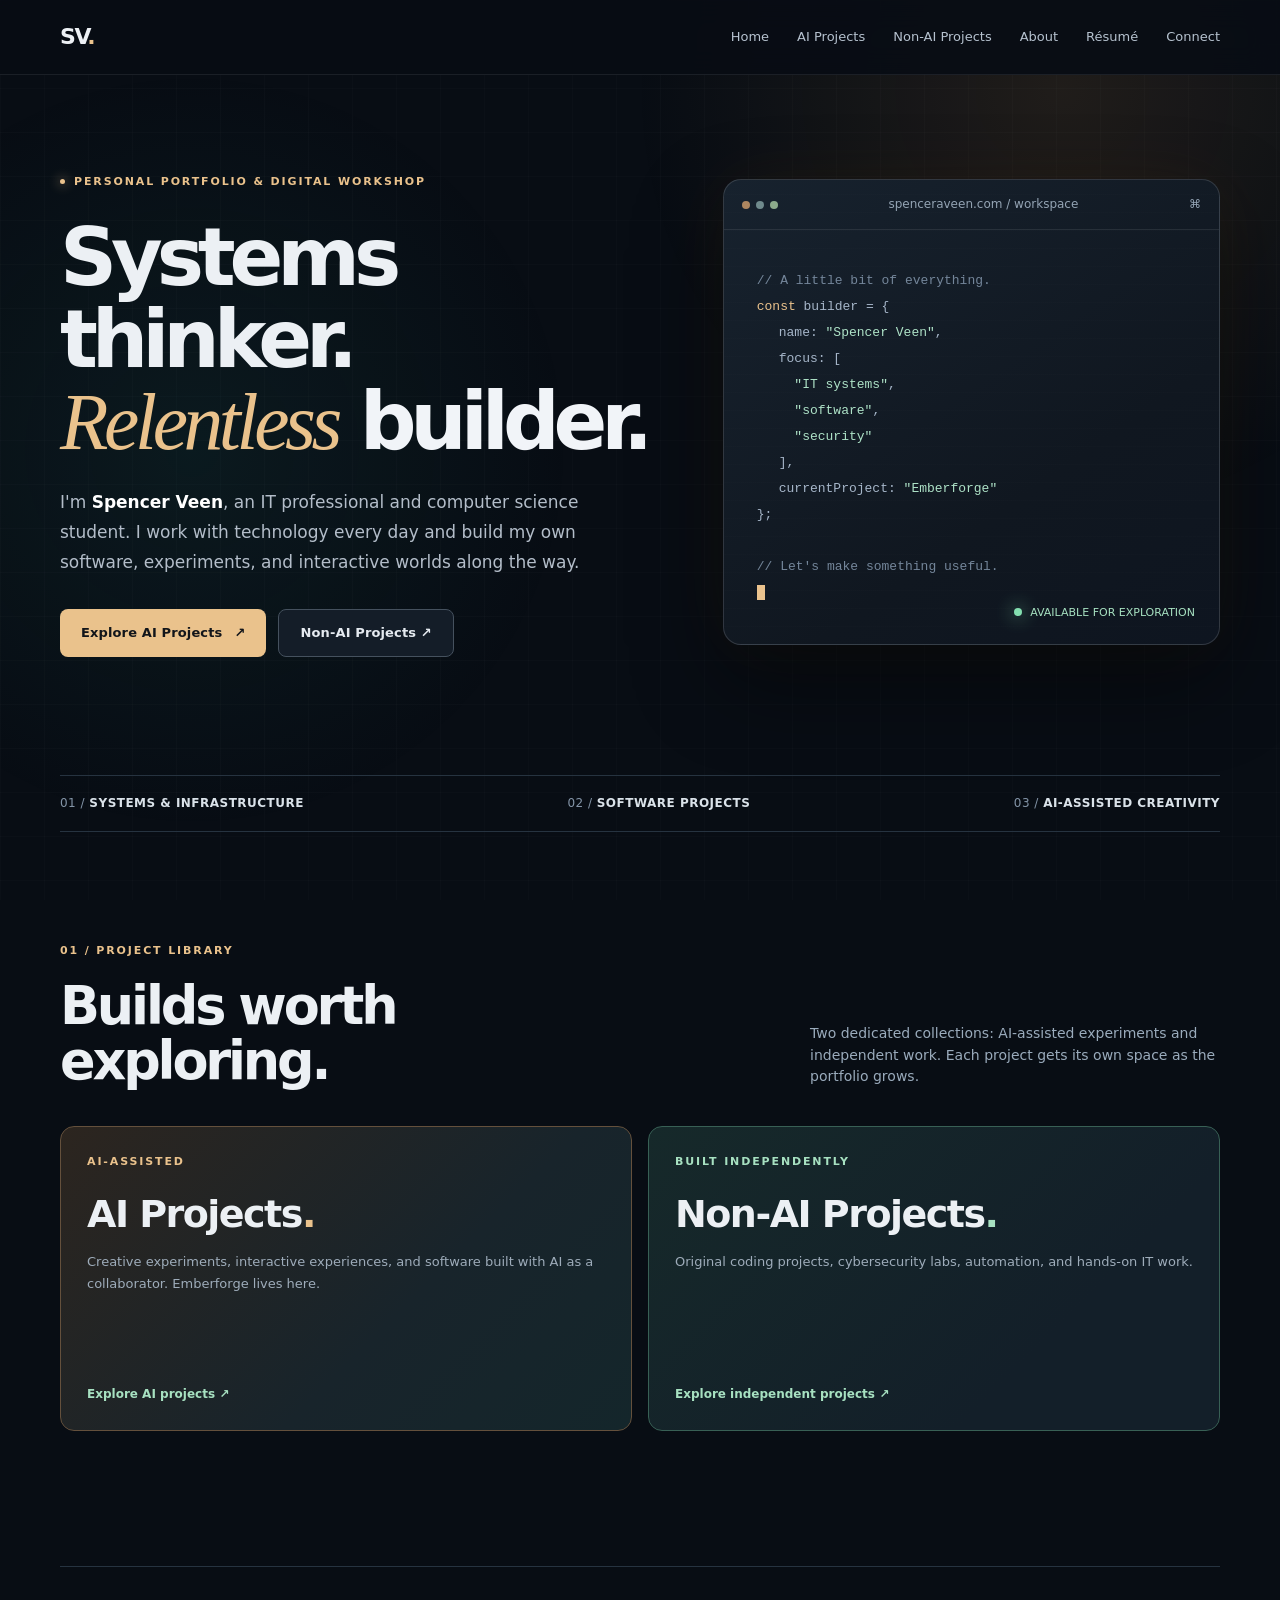
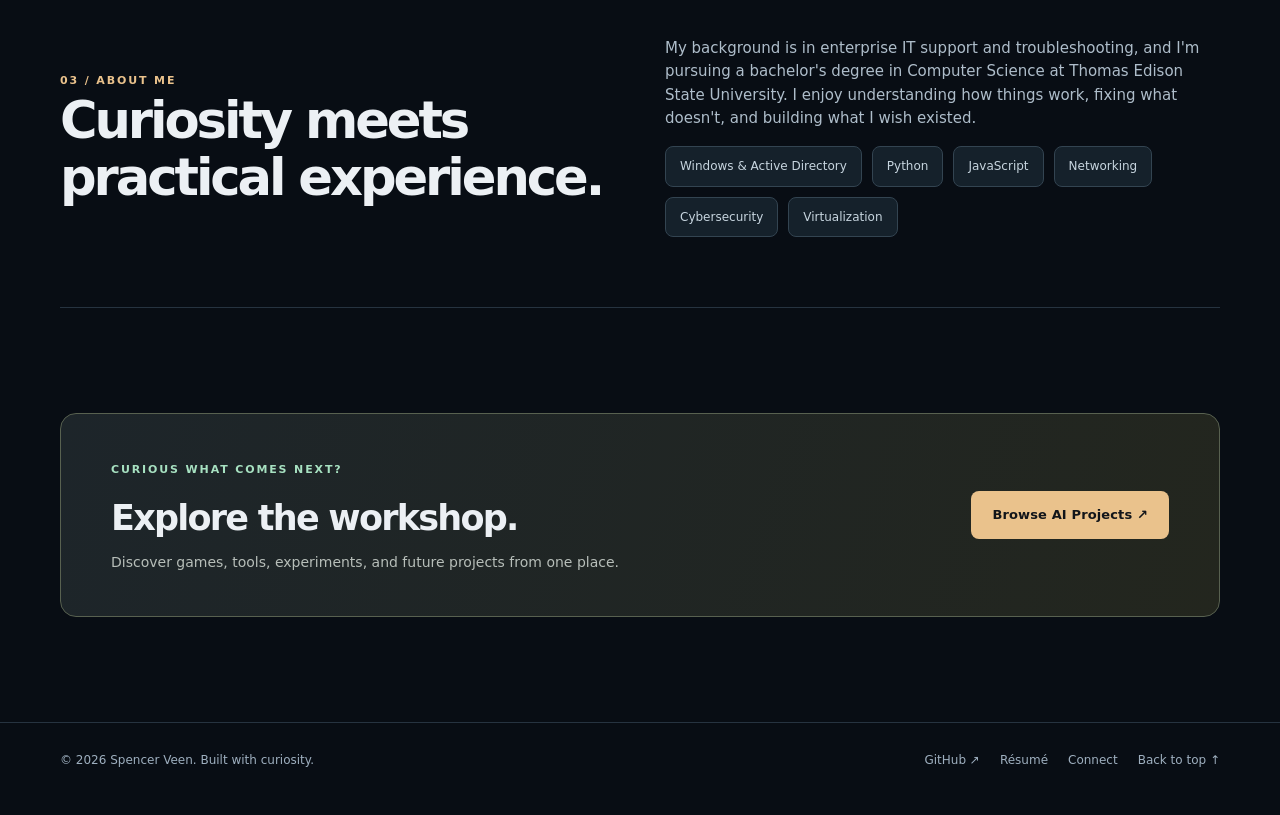
<file: index.html>
<!doctype html>
<html lang="en">
<head>
  <meta charset="utf-8">
  <meta name="viewport" content="width=device-width, initial-scale=1">
  <meta name="theme-color" content="#080d14">
  <meta name="description" content="Spencer Veen: IT professional, computer science student, and builder of software, security projects, and Emberforge.">
  <title>Spencer Veen — IT, Code & Creative Projects</title>
  <style>
    :root {color-scheme:dark;--bg:#080d14;--panel:#111924;--panel2:#161f2a;--text:#ecf0f4;--muted:#a2afbf;--line:#263340;--gold:#eac28c;--green:#a7e1c1;--sans:Inter,ui-sans-serif,system-ui,-apple-system,BlinkMacSystemFont,"Segoe UI",sans-serif}
    * {box-sizing:border-box}
    html {scroll-behavior:smooth;scroll-padding-top:100px}
    body {margin:0;color:var(--text);background:var(--bg);font-family:var(--sans);line-height:1.55;overflow-x:hidden}
    body:before{content:"";position:fixed;inset:0;z-index:-1;pointer-events:none;background:radial-gradient(circle at 83% 10%,#c68c4820 0,transparent 32%),radial-gradient(circle at 15% 50%,#1d6b6523 0,transparent 32%),linear-gradient(90deg,#ffffff04 1px,transparent 1px),linear-gradient(#ffffff04 1px,transparent 1px);background-size:auto,auto,44px 44px,44px 44px}
    a{color:inherit;text-decoration:none}
    button{font:inherit} a:focus-visible,button:focus-visible{outline:2px solid var(--gold);outline-offset:4px}
    .wrap{width:min(1160px,calc(100% - 48px));margin-inline:auto}
    .topbar{position:sticky;top:0;z-index:40;background:#080d14e8;backdrop-filter:blur(15px);border-bottom:1px solid #ffffff14}
    .topbar-inner{display:flex;align-items:center;gap:35px;min-height:74px}
    .brand{font-weight:900;font-size:22px;letter-spacing:-1.4px;white-space:nowrap}.brand b{color:var(--gold)}
    .nav{display:flex;align-items:center;gap:28px;margin-left:auto}.nav a{font-size:13px;color:#b6c2cf;transition:color .2s}.nav a:hover{color:#fff}
    .menu-toggle{display:none;margin-left:auto;background:none;border:1px solid var(--line);padding:8px 12px;color:#fff;border-radius:8px;cursor:pointer}
    .mini{font-size:11px;font-weight:800;letter-spacing:.17em;text-transform:uppercase}
    .accent{color:var(--gold)}.green{color:var(--green)}
    .hero{padding:92px 0 118px;display:grid;grid-template-columns:1.1fr .9fr;gap:55px;align-items:center;min-height:650px}
    .eyebrow{display:inline-flex;align-items:center;gap:9px;color:var(--gold)}.eyebrow:before{content:"";height:5px;width:5px;border-radius:100%;background:var(--gold);box-shadow:0 0 12px var(--gold)}
    h1,h2,h3,p{margin-top:0}h1{font-size:clamp(50px,6.2vw,92px);letter-spacing:-.077em;line-height:1.035;margin:25px 0 25px;font-weight:850}
    h1 .outline{color:#f1f4f8}h1 .italic{font-family:Georgia,serif;font-style:italic;color:var(--gold);letter-spacing:-.055em;font-weight:500}
    .intro{font-size:17px;color:#b3bdc9;max-width:540px;line-height:1.75}
    .hero-actions{display:flex;flex-wrap:wrap;gap:12px;margin-top:32px}
    .btn{display:inline-flex;align-items:center;justify-content:center;gap:12px;background:var(--gold);color:#12151a;font-weight:800;font-size:13px;letter-spacing:.01em;min-height:48px;padding:0 21px;border-radius:8px;transition:transform .15s,filter .15s}
    .btn:hover{transform:translateY(-2px);filter:brightness(1.08)}.btn-secondary{color:#e5eaf0;border:1px solid #45515e;background:#141d28}
    .code-art{border:1px solid #ffffff24;border-radius:18px;background:linear-gradient(145deg,#17222e 0%,#101720 65%,#0e1520 100%);min-height:400px;position:relative;overflow:hidden;box-shadow:0 35px 90px #0007,0 0 70px #c98c3213}
    .code-art:before{content:"";position:absolute;inset:0;background:repeating-linear-gradient(0deg,transparent,transparent 17px,#ffffff04 18px);pointer-events:none}
    .panel-head{border-bottom:1px solid #ffffff16;padding:15px 18px;display:flex;justify-content:space-between;align-items:center;color:#94a4b4;font-size:12px}
    .dots{display:flex;gap:6px}.dots i{display:block;width:8px;height:8px;border-radius:50%;background:#ad8660}.dots i:nth-child(2){background:#6f8a8c}.dots i:nth-child(3){background:#8caa8b}
    .terminal{font-family:ui-monospace,SFMono-Regular,Consolas,monospace;font-size:13px;line-height:2;padding:38px 33px;color:#a6b6c9}
    .terminal strong{color:var(--gold);font-weight:500}.terminal em{color:#aee2c7;font-style:normal}.terminal .comment{color:#74869a}.terminal .indent{padding-left:22px}
    .terminal .cursor{display:inline-block;width:8px;height:15px;background:#ebc38e;vertical-align:middle;animation:blink 1s steps(2) infinite}@keyframes blink{50%{opacity:0}}
    .signal{position:absolute;right:24px;bottom:23px;display:flex;align-items:center;gap:8px;color:#a7e1c1;font-size:11px}.signal:before{content:"";width:8px;height:8px;border-radius:50%;background:#83deaf;box-shadow:0 0 18px #83deaf}
    .statline{border-top:1px solid var(--line);border-bottom:1px solid var(--line);padding:18px 0;display:flex;gap:28px;justify-content:space-between;flex-wrap:wrap;color:#8394a7;font-size:12px;letter-spacing:.04em;text-transform:uppercase}.statline span b{color:#dae2e9;font-weight:600}
    section{padding:105px 0} .section-head{display:flex;align-items:end;justify-content:space-between;gap:30px;margin-bottom:38px}.section-head h2{font-size:clamp(36px,4.1vw,57px);line-height:1.05;letter-spacing:-.06em;margin:16px 0 0}.section-head p{max-width:410px;margin:0;color:#9aabbc;font-size:14px}
    .forge-art:before,.forge-art:after{content:"";position:absolute;left:0;right:0;bottom:0;background:#0c121c;clip-path:polygon(0 100%,0 70%,9% 70%,9% 43%,15% 43%,15% 69%,23% 69%,23% 30%,30% 30%,30% 58%,37% 58%,37% 40%,45% 40%,45% 63%,55% 63%,55% 22%,62% 22%,62% 69%,72% 69%,72% 36%,79% 36%,79% 71%,91% 71%,91% 48%,97% 48%,97% 75%,100% 75%,100% 100%);height:150px;z-index:1}.forge-art:after{transform:translateY(20px) scaleX(-1);opacity:.4;background:#0b1420}
    .cards{display:grid;grid-template-columns:repeat(3,minmax(0,1fr));gap:16px;margin-top:18px}.project{min-height:230px;border:1px solid var(--line);border-radius:14px;background:linear-gradient(135deg,#162029,#111720);padding:26px;display:flex;flex-direction:column;align-items:flex-start;transition:border-color .2s,transform .2s}.project:hover{border-color:#7f9c9b;transform:translateY(-2px)}.project h3{font-size:21px;letter-spacing:-.04em;line-height:1.2;margin:12px 0}.project p{font-size:13px;color:#9eacba;line-height:1.7}.project .bottom{margin-top:auto;color:var(--green);font-size:12px;font-weight:750}
    .split-intro{display:grid;grid-template-columns:1fr 1fr;gap:50px;align-items:center;border-top:1px solid var(--line);border-bottom:1px solid var(--line);padding:70px 0}.split-intro h2{font-size:clamp(36px,4vw,53px);letter-spacing:-.06em;line-height:1.12;margin-bottom:0}.split-intro p{font-size:15px;color:#aebdca;margin-bottom:16px}.skills{display:flex;flex-wrap:wrap;gap:10px}.skills span{background:#15212b;border:1px solid #334451;color:#c7d5df;padding:10px 14px;font-size:12px;border-radius:8px}
    .cta{display:flex;justify-content:space-between;align-items:center;gap:40px;background:linear-gradient(110deg,#1d252a,#23261e);border:1px solid #586150;border-radius:16px;padding:42px 50px}.cta h2{margin:10px 0 7px;font-size:35px;letter-spacing:-.05em}.cta p{color:#b7beb9;font-size:14px;margin:0}
    footer{border-top:1px solid var(--line);padding:28px 0 45px;color:#9eafbf;font-size:12px}.footer-inner{display:flex;justify-content:space-between;align-items:center;flex-wrap:wrap;gap:18px}.footer-links{display:flex;gap:20px}.footer-links a:hover{color:#fff}
    #owner-tools{display:none;border-top:1px solid #ffffff24;background:#112520;margin-top:30px;padding:16px 0;color:#c9e8d6;font-size:13px}#owner-tools strong{margin-right:18px}#owner-tools a{margin-right:18px;text-decoration:underline;text-underline-offset:3px}
    .category-grid{grid-template-columns:repeat(2,minmax(0,1fr))}.category-card{min-height:305px;border-color:#64503c;background:linear-gradient(135deg,#2c251f,#18242b 60%,#14262b)}.category-card.independent{border-color:#386055;background:linear-gradient(135deg,#16292a,#131f29 70%)}.category-card h3{font-size:clamp(27px,3vw,38px);margin:22px 0 13px}.category-card .bottom{margin-top:auto}.category-grid .category-card:hover{border-color:var(--gold)}
    @media(max-width:900px){.hero{grid-template-columns:1fr;min-height:auto;padding:70px 0 82px}.code-art{min-height:355px}.cards{grid-template-columns:repeat(2,1fr)}.section-head{display:block}.section-head p{margin-top:18px}.split-intro{gap:25px}.nav{gap:16px}}
    @media(max-width:740px){.topbar-inner{min-height:66px;flex-wrap:wrap}.menu-toggle{display:block}.nav{display:none;flex-basis:100%;flex-direction:column;align-items:stretch;margin:0;padding:0 0 18px;gap:6px}.nav.open{display:flex}.nav a{padding:11px 5px;font-size:14px}}
    @media(max-width:640px){.wrap{width:min(100% - 34px,1160px)}.topbar-inner{min-height:66px;flex-wrap:wrap}.menu-toggle{display:block}.nav{display:none;flex-basis:100%;flex-direction:column;align-items:stretch;margin:0;padding:0 0 18px;gap:6px}.nav.open{display:flex}.nav a{padding:11px 5px;font-size:14px}.nav .nav-game{text-align:center}.hero{gap:40px;padding:64px 0 72px}h1{font-size:clamp(48px,13vw,70px)}.intro{font-size:15px}.code-art{min-height:330px}.terminal{padding:30px 19px;font-size:11px}section{padding:76px 0}.section-head h2{font-size:39px}.cards{grid-template-columns:1fr}.split-intro{grid-template-columns:1fr;padding:52px 0}.cta{display:block;padding:33px 26px}.cta .btn{margin-top:24px}.statline{gap:12px}.statline span{font-size:10px}}
    @media(max-width:640px){.category-grid{grid-template-columns:1fr}}
    @media(prefers-reduced-motion:reduce){html{scroll-behavior:auto}*,*:before,*:after{animation:none!important;transition:none!important}}
  </style>
</head>
<body>
  <header class="topbar">
    <div class="wrap topbar-inner">
      <a class="brand" href="/" aria-label="Spencer Veen home">SV<span class="accent">.</span></a>
      <button class="menu-toggle" type="button" aria-expanded="false" aria-controls="main-nav">Menu ☰</button>
      <nav class="nav" id="main-nav" aria-label="Main navigation">
        <a href="/">Home</a><a href="/ai-projects/">AI Projects</a><a href="/non-ai-projects/">Non-AI Projects</a><a href="/#about">About</a><a href="/resume/">Résumé</a><a href="/connect/">Connect</a>
      </nav>
    </div>
  </header>

  <main>
    <div class="wrap">
      <section class="hero" id="home">
        <div>
          <span class="mini eyebrow">Personal portfolio & digital workshop</span>
          <h1>Systems thinker.<br><span class="italic">Relentless</span> <span class="outline">builder.</span></h1>
          <p class="intro">I'm <strong style="color:#fff">Spencer Veen</strong>, an IT professional and computer science student. I work with technology every day and build my own software, experiments, and interactive worlds along the way.</p>
          <div class="hero-actions"><a class="btn" href="/ai-projects/">Explore AI Projects <span aria-hidden="true">↗</span></a><a class="btn btn-secondary" href="/non-ai-projects/">Non-AI Projects ↗</a></div>
        </div>
        <div class="code-art" aria-label="Stylized developer terminal illustration">
          <div class="panel-head"><div class="dots"><i></i><i></i><i></i></div><span>spenceraveen.com / workspace</span><span>⌘</span></div>
          <div class="terminal">
            <span class="comment">// A little bit of everything.</span><br>
            <strong>const</strong> builder = {<br>
            <span class="indent">name: <em>"Spencer Veen"</em>,</span><br>
            <span class="indent">focus: [</span><br>
            <span class="indent">&nbsp;&nbsp;<em>"IT systems"</em>,</span><br>
            <span class="indent">&nbsp;&nbsp;<em>"software"</em>,</span><br>
            <span class="indent">&nbsp;&nbsp;<em>"security"</em></span><br>
            <span class="indent">],</span><br>
            <span class="indent">currentProject: <em>"Emberforge"</em></span><br>
            };<br><br>
            <span class="comment">// Let's make something useful.</span><br><span class="cursor" aria-hidden="true"></span>
          </div>
          <span class="signal">AVAILABLE FOR EXPLORATION</span>
        </div>
      </section>
      <div class="statline" aria-label="Areas of focus"><span>01 / <b>Systems & infrastructure</b></span><span>02 / <b>Software projects</b></span><span>03 / <b>AI-assisted creativity</b></span></div>
    </div>

    <section id="projects">
      <div class="wrap">
        <div class="section-head">
          <div><span class="mini accent">01 / Project library</span><h2>Builds worth<br>exploring.</h2></div>
          <p>Two dedicated collections: AI-assisted experiments and independent work. Each project gets its own space as the portfolio grows.</p>
        </div>
        <div class="cards category-grid">
          <a class="project category-card" href="/ai-projects/">
            <span class="mini accent">AI-assisted</span>
            <h3>AI Projects<span class="accent">.</span></h3>
            <p>Creative experiments, interactive experiences, and software built with AI as a collaborator. Emberforge lives here.</p>
            <span class="bottom">Explore AI projects ↗</span>
          </a>
          <a class="project category-card independent" href="/non-ai-projects/">
            <span class="mini green">Built independently</span>
            <h3>Non-AI Projects<span class="green">.</span></h3>
            <p>Original coding projects, cybersecurity labs, automation, and hands-on IT work.</p>
            <span class="bottom">Explore independent projects ↗</span>
          </a>
        </div>
      </div>
    </section>

    <section id="about" style="padding-top:30px">
      <div class="wrap">
        <div class="split-intro">
          <div><span class="mini accent">03 / About me</span><h2>Curiosity meets<br>practical experience.</h2></div>
          <div><p>My background is in enterprise IT support and troubleshooting, and I'm pursuing a bachelor's degree in Computer Science at Thomas Edison State University. I enjoy understanding how things work, fixing what doesn't, and building what I wish existed.</p><div class="skills"><span>Windows & Active Directory</span><span>Python</span><span>JavaScript</span><span>Networking</span><span>Cybersecurity</span><span>Virtualization</span></div></div>
        </div>
      </div>
    </section>

    <section style="padding-top:0">
      <div class="wrap"><div class="cta"><div><span class="mini green">Curious what comes next?</span><h2>Explore the workshop.</h2><p>Discover games, tools, experiments, and future projects from one place.</p></div><a class="btn" href="/ai-projects/">Browse AI Projects ↗</a></div></div>
    </section>
  </main>

  <footer>
    <div class="wrap footer-inner"><span>© <span id="year">2026</span> Spencer Veen. Built with curiosity.</span><div class="footer-links"><a href="https://github.com/spencerveen" target="_blank" rel="noopener noreferrer">GitHub ↗</a><a href="/resume/">Résumé</a><a href="/connect/">Connect</a><a href="#home">Back to top ↑</a></div></div>
    <div id="owner-tools"><div class="wrap"><strong>Site management</strong><a href="https://github.com/spencerveen/spencerveen.github.io/edit/main/projects.json" target="_blank" rel="noopener noreferrer">Edit project listings ↗</a><a href="https://github.com/spencerveen/spencerveen.github.io/tree/main/emberforge" target="_blank" rel="noopener noreferrer">Update Emberforge files ↗</a><a href="https://github.dev/spencerveen/spencerveen.github.io" target="_blank" rel="noopener noreferrer">Open website code ↗</a></div></div>
  </footer>

  <script>
    document.getElementById('year').textContent = String(new Date().getFullYear());
    const menuButton = document.querySelector('.menu-toggle');
    const nav = document.getElementById('main-nav');
    menuButton.addEventListener('click', () => {
      const open = nav.classList.toggle('open');
      menuButton.setAttribute('aria-expanded', String(open));
    });
    nav.querySelectorAll('a').forEach(a => a.addEventListener('click', () => {
      nav.classList.remove('open');
      menuButton.setAttribute('aria-expanded', 'false');
    }));

    // The ?manage=1 address shows quick links to authenticated GitHub editors.
    // These links are NOT an authentication system. GitHub checks edit permissions.
    if (new URLSearchParams(location.search).get('manage') === '1') {
      document.getElementById('owner-tools').style.display = 'block';
    }

  </script>
</body>
</html>
</file>
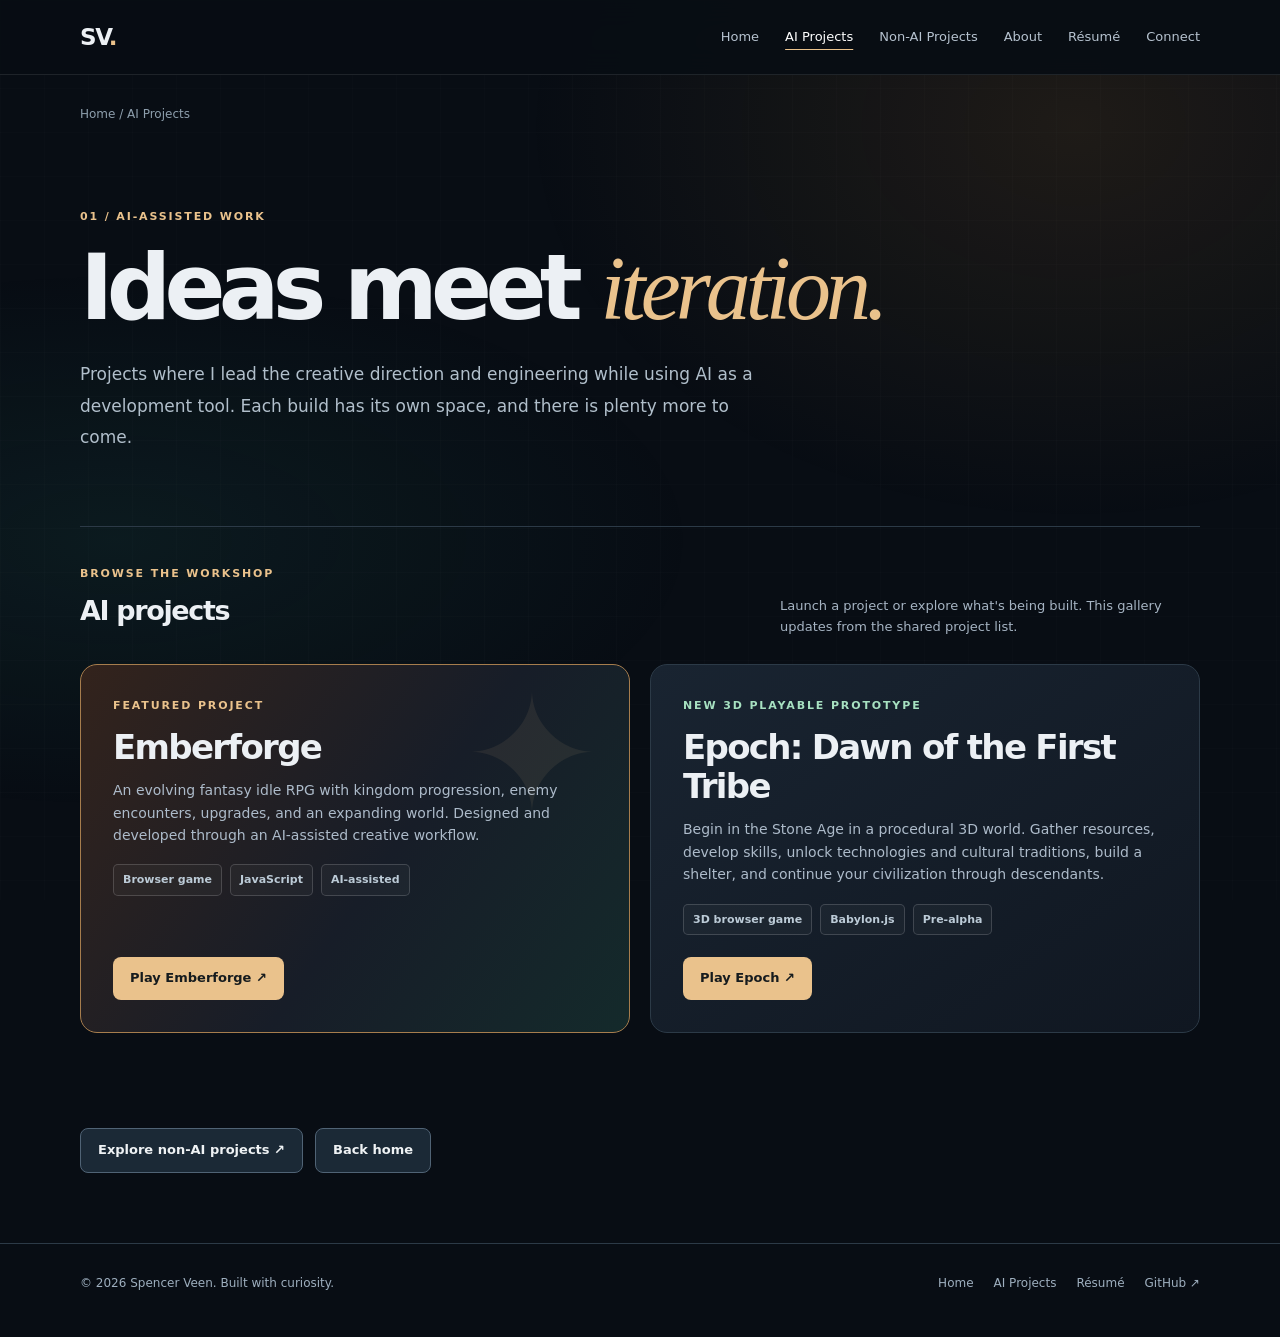
<file: ai-projects/index.html>
<!doctype html>
<html lang="en">
<head>
  <meta charset="utf-8">
  <meta name="viewport" content="width=device-width, initial-scale=1">
  <meta name="theme-color" content="#080d14">
  <meta name="description" content="AI-assisted creative and software projects by Spencer Veen, including the Emberforge browser RPG.">
  <title>AI Projects | Spencer Veen</title>
  <link rel="stylesheet" href="/assets/site.css">
  <script src="/assets/site.js" defer></script>
  <script src="/assets/projects.js" defer></script>
</head>
<body>
  <header class="site-header">
    <div class="container header-content">
      <a class="brand" href="/" aria-label="Spencer Veen, homepage">SV<span>.</span></a>
      <button class="nav-toggle" type="button" aria-controls="site-navigation" aria-expanded="false">Menu <span aria-hidden="true">☰</span></button>
      <nav id="site-navigation" class="site-navigation" aria-label="Site navigation">
        <a href="/">Home</a>
        <a href="/ai-projects/" aria-current="page">AI Projects</a>
        <a href="/non-ai-projects/">Non-AI Projects</a>
        <a href="/#about">About</a>
        <a href="/resume/">Résumé</a>
        <a href="/connect/">Connect</a>
      </nav>
    </div>
  </header>
  <main>
    <div class="container">
      <div class="breadcrumbs"><a href="/">Home</a> / AI Projects</div>
      <section class="page-hero">
        <span class="mini gold">01 / AI-assisted work</span>
        <h1>Ideas meet <em>iteration.</em></h1>
        <p class="lead">Projects where I lead the creative direction and engineering while using AI as a development tool. Each build has its own space, and there is plenty more to come.</p>
      </section>
      <section aria-labelledby="gallery-heading">
        <div class="section-heading"><div><span class="mini gold">Browse the workshop</span><h2 id="gallery-heading">AI projects</h2></div><p>Launch a project or explore what's being built. This gallery updates from the shared project list.</p></div>
        <div class="project-grid" data-projects="ai" aria-live="polite"><div class="empty-state"><h3>Loading projects…</h3><p>Getting the latest builds.</p></div></div>
      </section>
      <div class="intro-actions"><a class="button secondary" href="/non-ai-projects/">Explore non-AI projects ↗</a><a class="button secondary" href="/">Back home</a></div>
    </div>
  </main>
  <footer class="site-footer">
    <div class="container footer-content">
      <span>© <span data-current-year>2026</span> Spencer Veen. Built with curiosity.</span>
      <div class="footer-links"><a href="/">Home</a><a href="/ai-projects/">AI Projects</a><a href="/resume/">Résumé</a><a href="https://github.com/spencerveen" target="_blank" rel="noopener noreferrer">GitHub ↗</a></div>
    </div>
  </footer>
</body>
</html>
</file>
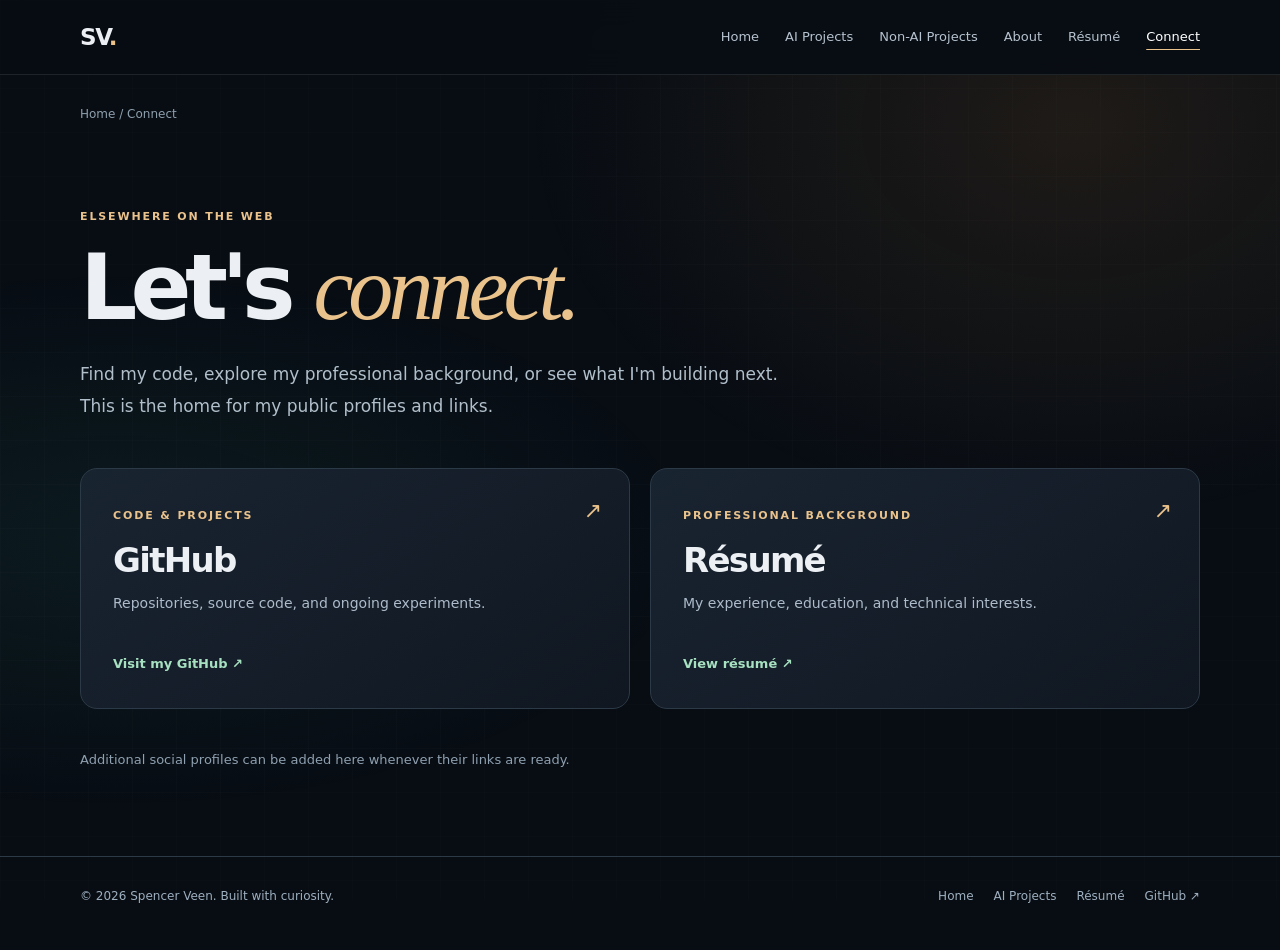
<file: connect/index.html>
<!doctype html>
<html lang="en">
<head>
  <meta charset="utf-8">
  <meta name="viewport" content="width=device-width, initial-scale=1">
  <meta name="theme-color" content="#080d14">
  <meta name="description" content="Find Spencer Veen on GitHub and explore his professional profile.">
  <title>Connect | Spencer Veen</title>
  <link rel="stylesheet" href="/assets/site.css">
  <script src="/assets/site.js" defer></script>
</head>
<body>
  <header class="site-header">
    <div class="container header-content">
      <a class="brand" href="/" aria-label="Spencer Veen, homepage">SV<span>.</span></a>
      <button class="nav-toggle" type="button" aria-controls="site-navigation" aria-expanded="false">Menu <span aria-hidden="true">☰</span></button>
      <nav id="site-navigation" class="site-navigation" aria-label="Site navigation">
        <a href="/">Home</a>
        <a href="/ai-projects/">AI Projects</a>
        <a href="/non-ai-projects/">Non-AI Projects</a>
        <a href="/#about">About</a>
        <a href="/resume/">Résumé</a>
        <a href="/connect/" aria-current="page">Connect</a>
      </nav>
    </div>
  </header>
  <main>
    <div class="container">
      <div class="breadcrumbs"><a href="/">Home</a> / Connect</div>
      <section class="page-hero">
        <span class="mini gold">Elsewhere on the web</span>
        <h1>Let's <em>connect.</em></h1>
        <p class="lead">Find my code, explore my professional background, or see what I'm building next. This is the home for my public profiles and links.</p>
      </section>
      <section aria-label="Profile links">
        <div class="link-grid">
          <a class="link-card" href="https://github.com/spencerveen" target="_blank" rel="noopener noreferrer">
            <span class="mini card-label">Code &amp; projects</span><span class="arrow" aria-hidden="true">↗</span>
            <h2>GitHub</h2><p>Repositories, source code, and ongoing experiments.</p><span class="card-action">Visit my GitHub ↗</span>
          </a>
          <a class="link-card" href="/resume/">
            <span class="mini card-label">Professional background</span><span class="arrow" aria-hidden="true">↗</span>
            <h2>Résumé</h2><p>My experience, education, and technical interests.</p><span class="card-action">View résumé ↗</span>
          </a>
        </div>
        <p class="note" style="margin:-54px 0 85px">Additional social profiles can be added here whenever their links are ready.</p>
      </section>
    </div>
  </main>
  <footer class="site-footer">
    <div class="container footer-content">
      <span>© <span data-current-year>2026</span> Spencer Veen. Built with curiosity.</span>
      <div class="footer-links"><a href="/">Home</a><a href="/ai-projects/">AI Projects</a><a href="/resume/">Résumé</a><a href="https://github.com/spencerveen" target="_blank" rel="noopener noreferrer">GitHub ↗</a></div>
    </div>
  </footer>
</body>
</html>
</file>
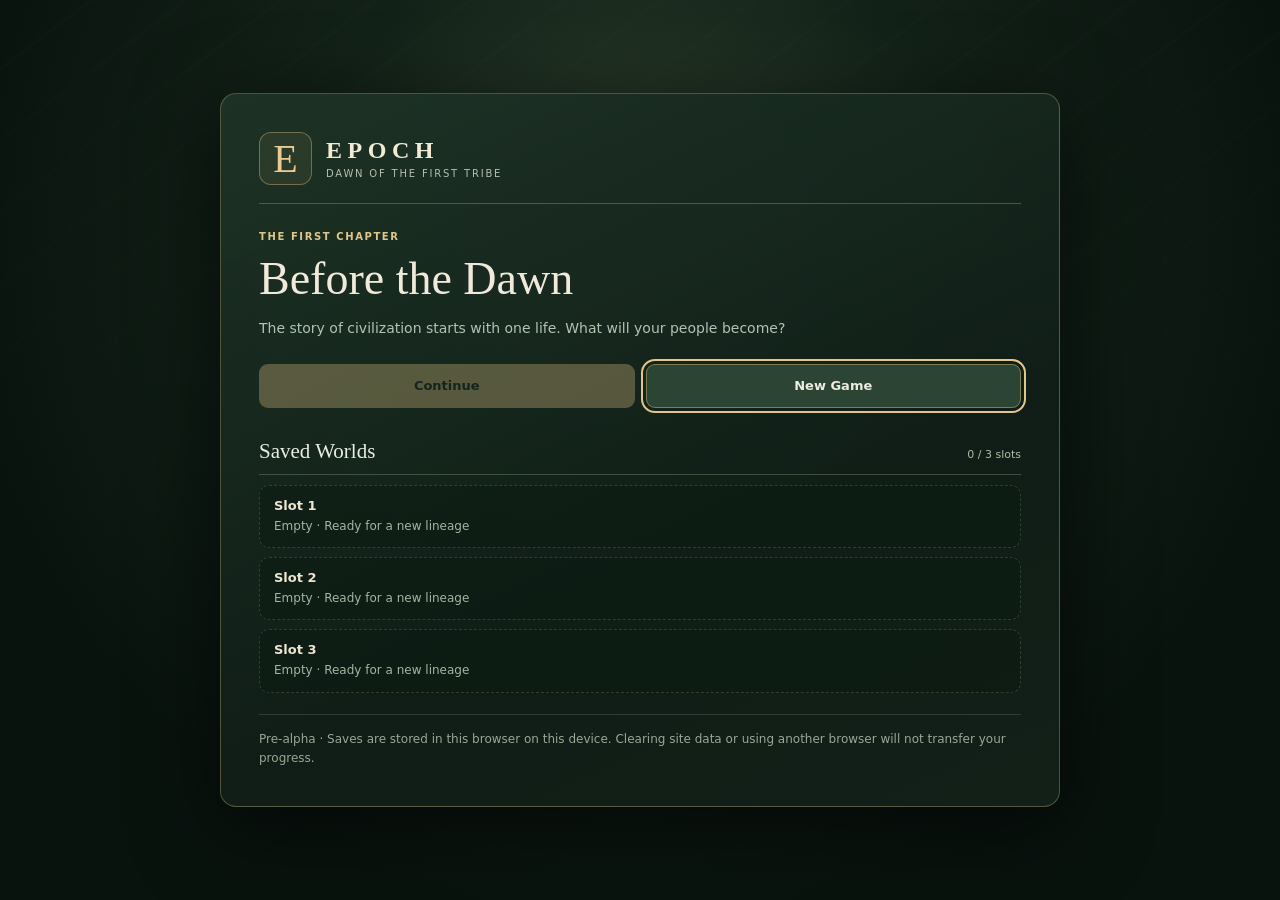
<file: epoch/index.html>
<!doctype html>
<html lang="en">
<head>
<meta charset="utf-8"><meta name="viewport" content="width=device-width,initial-scale=1">
<meta name="theme-color" content="#101b17"><title>Epoch | Dawn of the First Tribe</title>
<link rel="stylesheet" href="./styles.css?v=20261115council1">
<script src="https://cdn.babylonjs.com/babylon.js" defer></script>
<script src="https://cdn.babylonjs.com/loaders/babylonjs.loaders.min.js" defer></script>
<script type="module" src="./js/main.js?v=20261115tribefamily2"></script>
</head>
<body>
<canvas id="scene" tabindex="0" aria-label="3D Stone Age world"></canvas><div class="vignette"></div>
<header>
 <div class="branding"><a href="/ai-projects/" aria-label="Back to projects">← Projects</a><span class="monogram" aria-hidden="true">E</span><div><strong>EPOCH</strong><small>DAWN OF THE FIRST TRIBE</small></div></div>
 <div class="stats"><span>STONE AGE</span><span id="year">12,000 BCE</span><span id="generation">GEN I</span></div>
 <div id="game-clock" class="game-clock" role="timer" aria-label="7:00 AM, day. One day/night cycle equals one in-game year." title="1 day/night cycle = 1 in-game year (7m 12s real time)"><span class="game-clock-icon" aria-hidden="true">☀</span><span class="game-clock-time">7:00 AM</span></div>
 <button id="toggle" type="button" aria-label="Open game menu" aria-haspopup="dialog" aria-controls="modal" aria-expanded="false">☰</button>
</header>
<aside id="left" aria-label="Survival status">
 <div id="objective-guide">
  <span class="kicker">YOUR NEXT CHAPTER</span><h2 id="objective-title">Establish your camp</h2>
  <p id="objective-description">Choose a clearing for your first stockpile.</p>
  <div class="objective-bottom"><small id="objective-progress">Your first stockpile is free</small><button id="objective-action" type="button" data-action="objective">Establish camp</button></div>
 </div>
 <div id="survival-hud" class="survival-hud" aria-label="Health, stamina and hunger">
  <div class="survival-stat"><span>♥ Health</span><strong id="health-value">100 / 100</strong><div class="survival-bar"><i id="health-bar"></i></div></div>
  <div class="survival-stat"><span>⚡ Stamina</span><strong id="stamina-value">100 / 100</strong><div class="survival-bar"><i id="stamina-bar"></i></div></div>
  <div class="survival-stat"><span>● Hunger</span><strong id="hunger-value">100%</strong><div class="survival-bar"><i id="hunger-bar"></i></div></div>
 </div>
</aside>
<nav id="hud-tools" class="hud-tools" aria-label="Personal interfaces">
 <button type="button" data-tab="pack" aria-controls="right" aria-expanded="false"><span class="tool-icon" aria-hidden="true">▣</span><span class="tool-label">Inventory</span><kbd>I</kbd></button>
 <button type="button" data-tab="skills" aria-controls="right" aria-expanded="false"><span class="tool-icon" aria-hidden="true">✧</span><span class="tool-label">Skills</span><kbd>K</kbd></button>
</nav>
<aside id="right" class="context-panel" aria-label="Inventory" aria-hidden="true" inert>
 <div class="context-heading"><div><span class="kicker" id="context-eyebrow">YOUR ADVENTURER</span><h2 id="context-title">Inventory</h2></div><button id="close-panel" type="button" aria-label="Close panel">×</button></div>
 <main id="panel" tabindex="-1"></main>
</aside>
<footer><div class="status" role="status" aria-live="polite"><b id="action">A world to make your own</b><span id="details">Click resources to gather. Click your village buildings to use them.</span></div><div class="currency"><span>✦ <b id="science">0</b> Knowledge</span><span>❖ <b id="culture">0</b> Culture</span></div></footer>
<div id="toasts" role="status" aria-live="polite" aria-atomic="false"></div>
<div id="modal" class="modal-overlay hidden"><div class="modal" role="dialog" aria-modal="true" aria-labelledby="dialog-title" tabindex="-1"><button id="close-modal" type="button" aria-label="Close dialog">×</button><span class="kicker" id="dialog-eyebrow">A MOMENT BY THE FIRE</span><h2 id="dialog-title">Game menu</h2><div id="guide"></div></div></div>
<div id="start-screen" role="region" aria-label="Epoch title and save selection">
 <div class="epoch-opening-card"><div class="epoch-opening-header"><span class="epoch-crest">E</span><span><strong>EPOCH</strong><small>DAWN OF THE FIRST TRIBE</small></span></div>
 <h1>Before the Dawn</h1><p>Preparing the title screen...</p></div>
</div>
<div id="loading" class="hidden"><div class="monogram big">E</div><h2>Building the first world</h2><p>Preparing the Stone Age...</p></div>
</body></html>
</file>
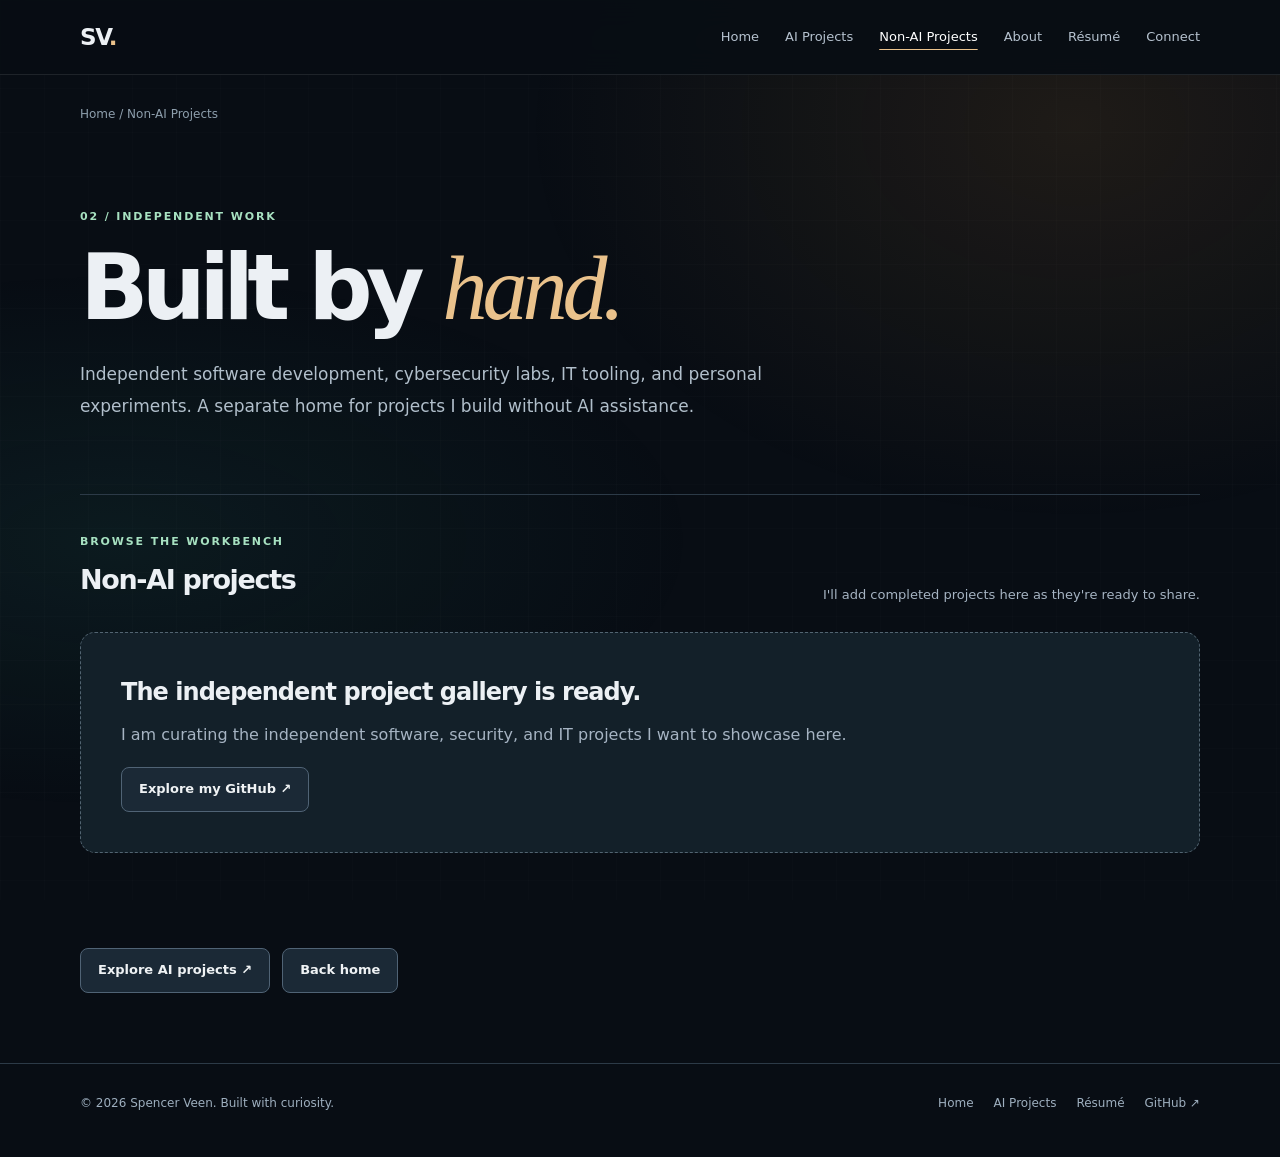
<file: non-ai-projects/index.html>
<!doctype html>
<html lang="en">
<head>
  <meta charset="utf-8">
  <meta name="viewport" content="width=device-width, initial-scale=1">
  <meta name="theme-color" content="#080d14">
  <meta name="description" content="Independent programming, IT and cybersecurity projects by Spencer Veen.">
  <title>Non-AI Projects | Spencer Veen</title>
  <link rel="stylesheet" href="/assets/site.css">
  <script src="/assets/site.js" defer></script>
  <script src="/assets/projects.js" defer></script>
</head>
<body>
  <header class="site-header">
    <div class="container header-content">
      <a class="brand" href="/" aria-label="Spencer Veen, homepage">SV<span>.</span></a>
      <button class="nav-toggle" type="button" aria-controls="site-navigation" aria-expanded="false">Menu <span aria-hidden="true">☰</span></button>
      <nav id="site-navigation" class="site-navigation" aria-label="Site navigation">
        <a href="/">Home</a>
        <a href="/ai-projects/">AI Projects</a>
        <a href="/non-ai-projects/" aria-current="page">Non-AI Projects</a>
        <a href="/#about">About</a>
        <a href="/resume/">Résumé</a>
        <a href="/connect/">Connect</a>
      </nav>
    </div>
  </header>
  <main>
    <div class="container">
      <div class="breadcrumbs"><a href="/">Home</a> / Non-AI Projects</div>
      <section class="page-hero">
        <span class="mini green">02 / Independent work</span>
        <h1>Built by <em>hand.</em></h1>
        <p class="lead">Independent software development, cybersecurity labs, IT tooling, and personal experiments. A separate home for projects I build without AI assistance.</p>
      </section>
      <section aria-labelledby="gallery-heading">
        <div class="section-heading"><div><span class="mini green">Browse the workbench</span><h2 id="gallery-heading">Non-AI projects</h2></div><p>I'll add completed projects here as they're ready to share.</p></div>
        <div class="project-grid" data-projects="independent" aria-live="polite"><div class="empty-state"><h3>Loading projects…</h3><p>Getting the project list.</p></div></div>
      </section>
      <div class="intro-actions"><a class="button secondary" href="/ai-projects/">Explore AI projects ↗</a><a class="button secondary" href="/">Back home</a></div>
    </div>
  </main>
  <footer class="site-footer">
    <div class="container footer-content">
      <span>© <span data-current-year>2026</span> Spencer Veen. Built with curiosity.</span>
      <div class="footer-links"><a href="/">Home</a><a href="/ai-projects/">AI Projects</a><a href="/resume/">Résumé</a><a href="https://github.com/spencerveen" target="_blank" rel="noopener noreferrer">GitHub ↗</a></div>
    </div>
  </footer>
</body>
</html>
</file>
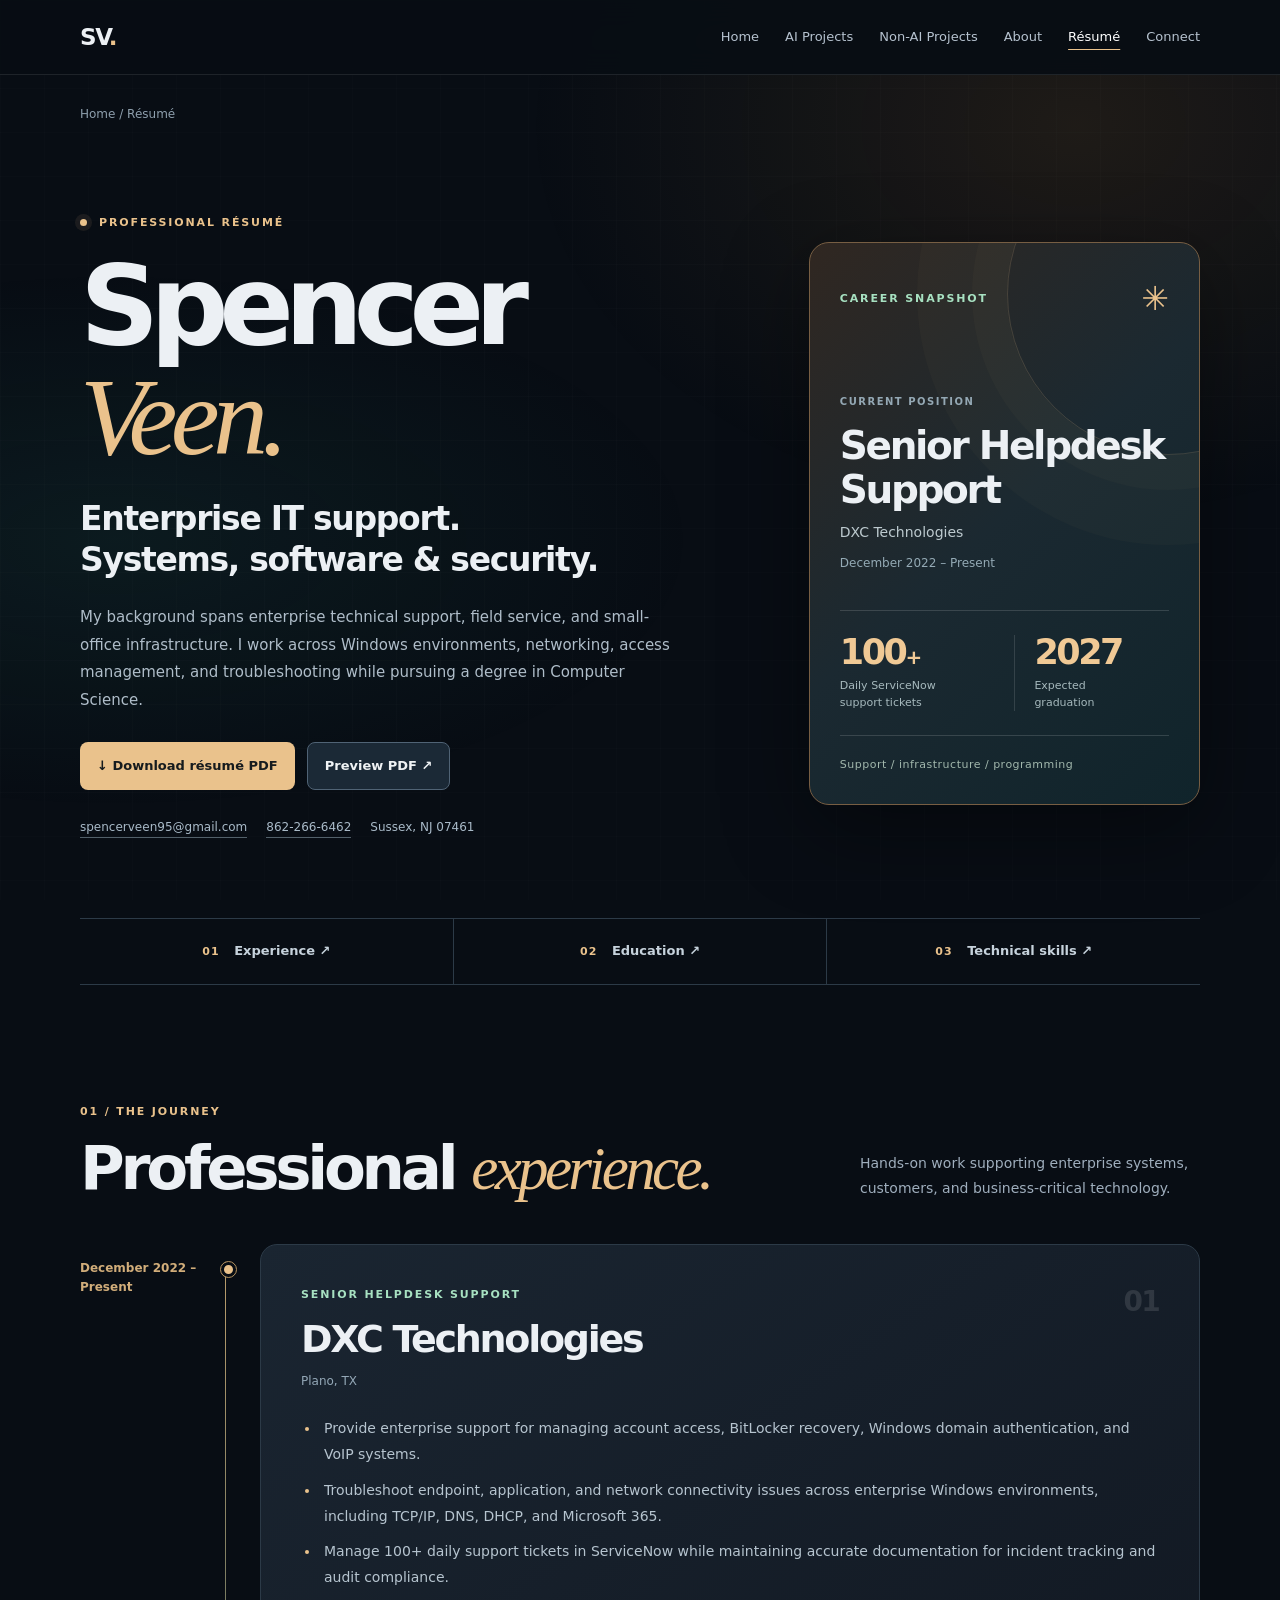
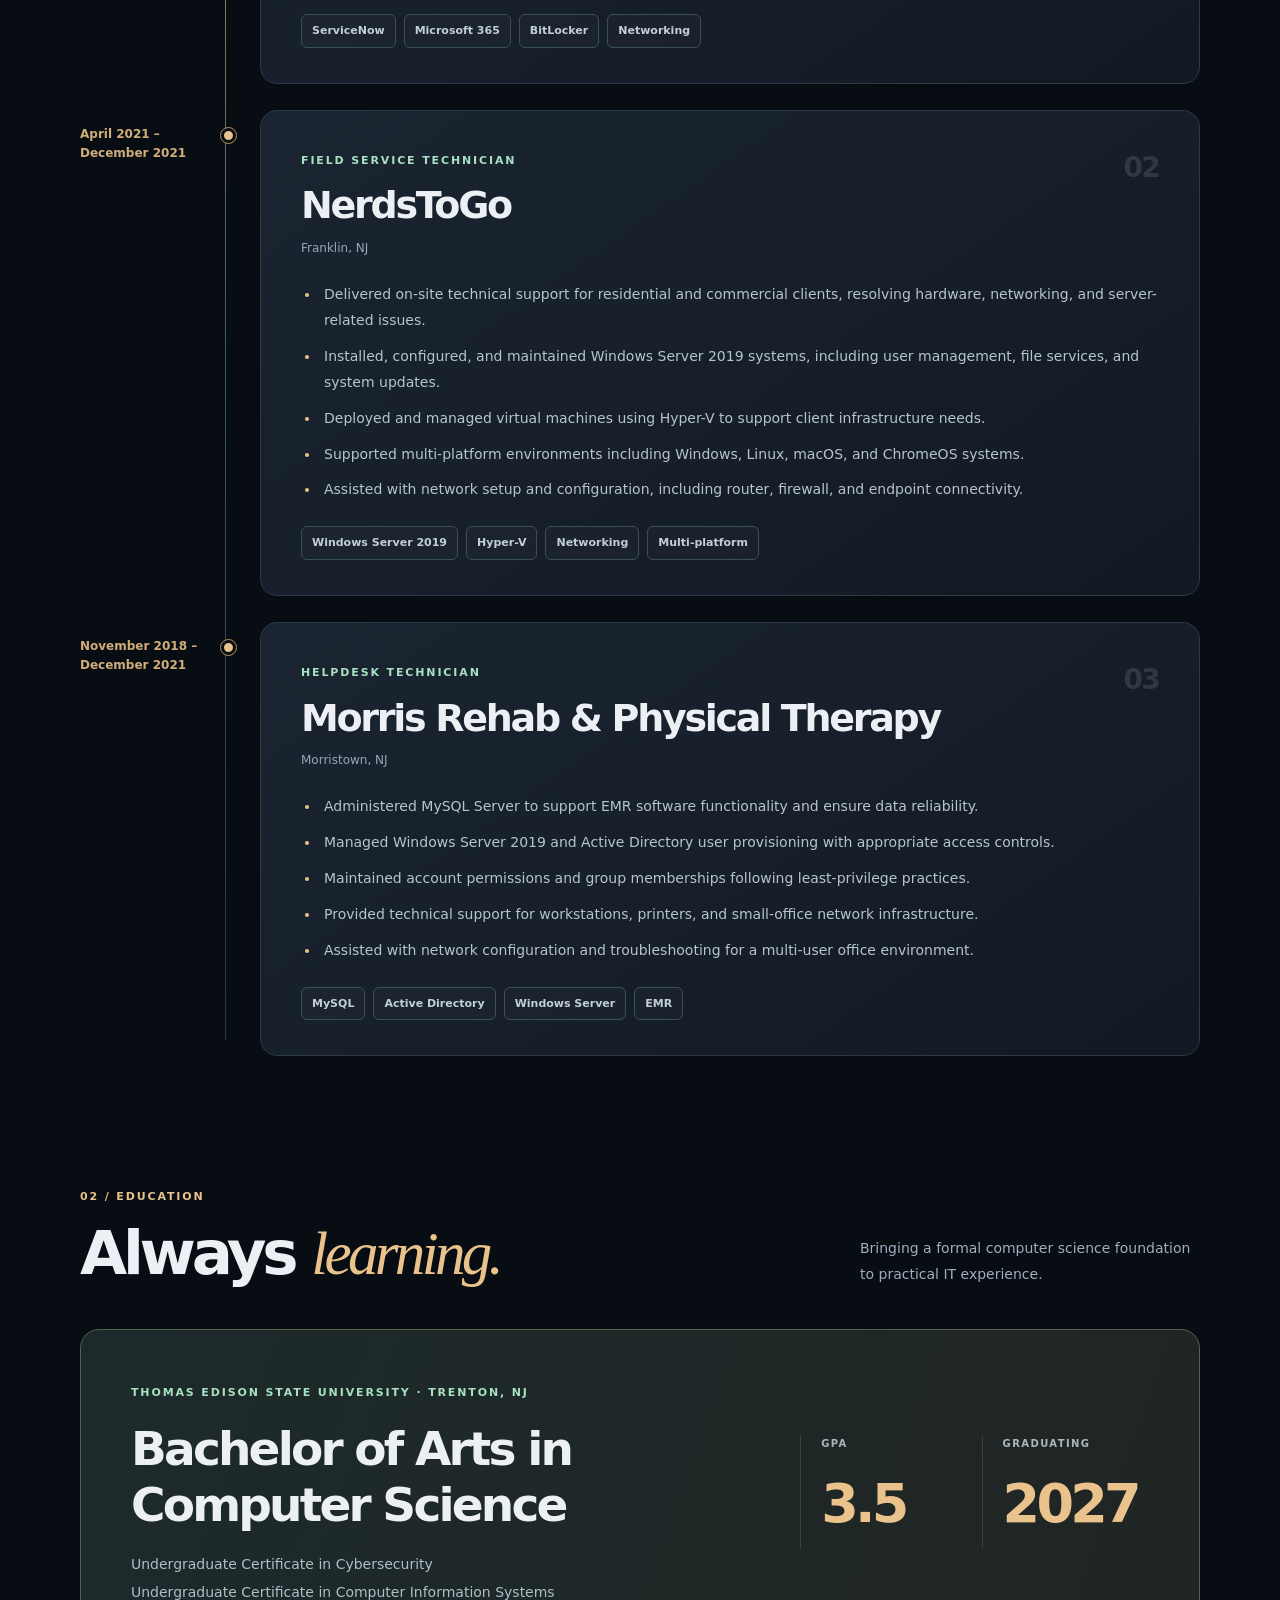
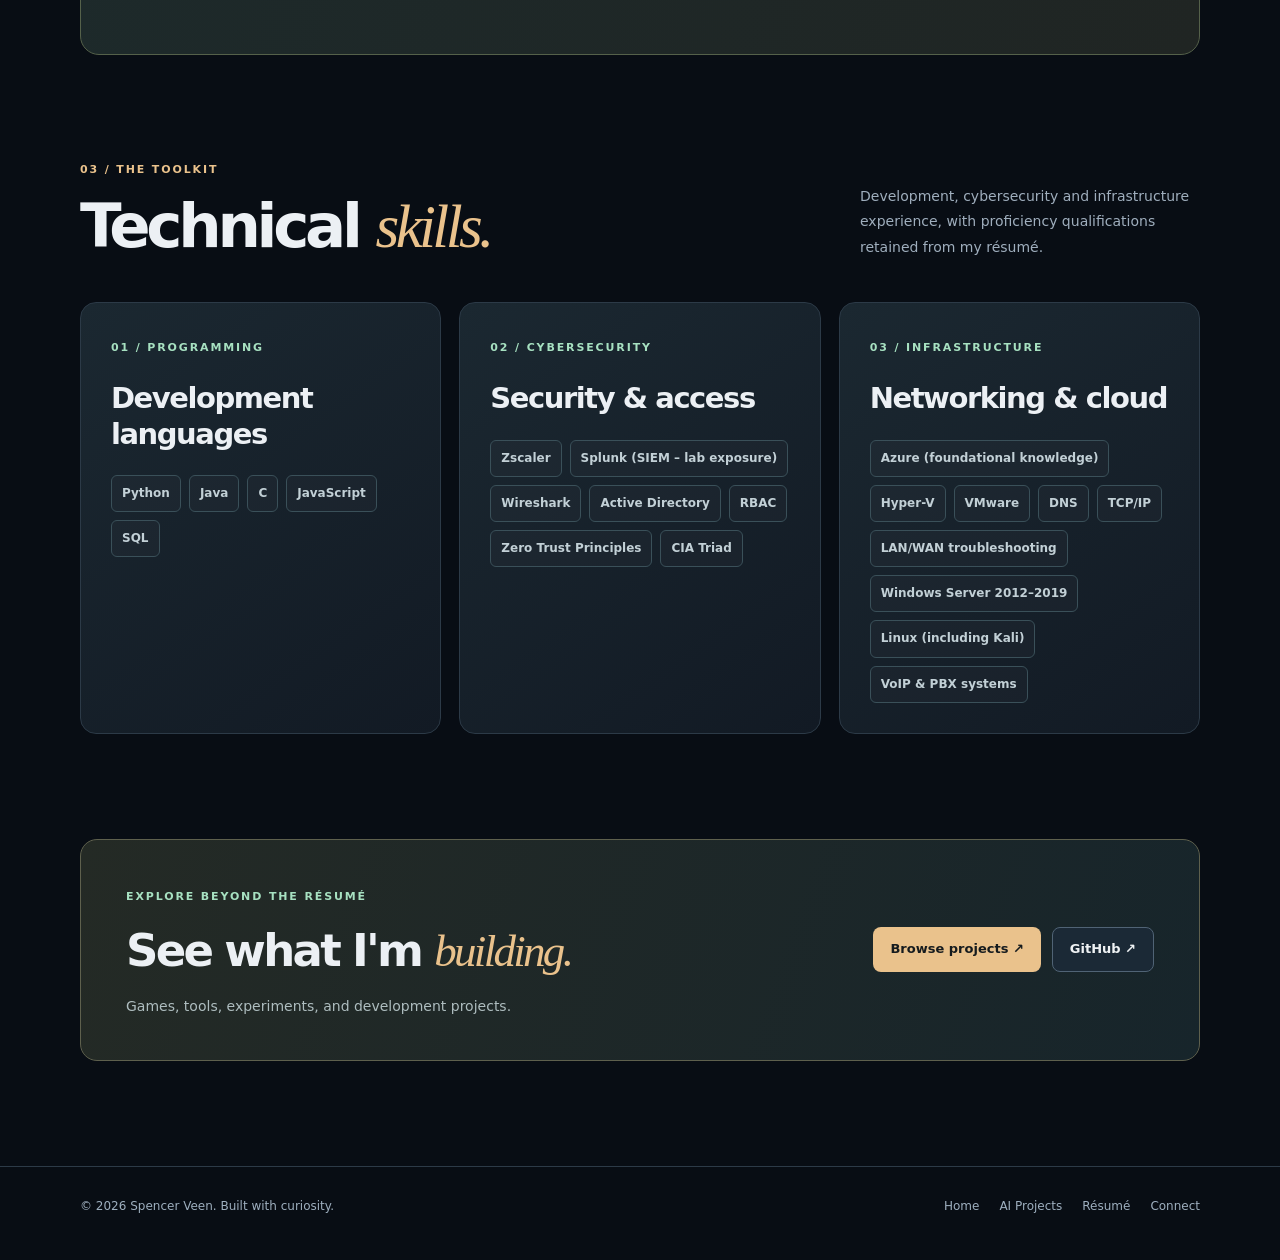
<file: resume/index.html>
<!doctype html>
<html lang="en">
<head>
  <meta charset="utf-8">
  <meta name="viewport" content="width=device-width, initial-scale=1">
  <meta name="theme-color" content="#080d14">
  <meta name="description" content="Spencer Veen: enterprise IT support experience, computer science education, technical skills, and a downloadable résumé PDF.">
  <title>Résumé | Spencer Veen</title>
  <link rel="stylesheet" href="/assets/site.css">
  <link rel="stylesheet" href="/assets/resume.css">
  <script src="/assets/site.js" defer></script>
</head>
<body>
  <header class="site-header">
    <div class="container header-content">
      <a class="brand" href="/" aria-label="Spencer Veen, home">SV<span>.</span></a>
      <button class="nav-toggle" type="button" aria-controls="site-navigation" aria-expanded="false">Menu <span aria-hidden="true">☰</span></button>
      <nav id="site-navigation" class="site-navigation" aria-label="Site navigation">
        <a href="/">Home</a><a href="/ai-projects/">AI Projects</a><a href="/non-ai-projects/">Non-AI Projects</a><a href="/#about">About</a><a href="/resume/" aria-current="page">Résumé</a><a href="/connect/">Connect</a>
      </nav>
    </div>
  </header>
  <main>
    <div class="container">
      <div class="breadcrumbs"><a href="/">Home</a> / Résumé</div>
      <section class="resume-hero" aria-labelledby="resume-name">
        <div class="resume-hero-main">
          <span class="mini gold resume-kicker"><span class="resume-live-dot" aria-hidden="true"></span> Professional résumé</span>
          <h1 id="resume-name">Spencer <em>Veen.</em></h1>
          <h2>Enterprise IT support.<br>Systems, software &amp; security.</h2>
          <p>My background spans enterprise technical support, field service, and small-office infrastructure. I work across Windows environments, networking, access management, and troubleshooting while pursuing a degree in Computer Science.</p>
          <div class="resume-actions">
            <a href="/resume/Spencer-Veen-Resume.pdf" class="button" download="Spencer-Veen-Resume.pdf">↓ Download résumé PDF</a>
            <a href="/resume/Spencer-Veen-Resume.pdf" class="button secondary" target="_blank" rel="noopener noreferrer">Preview PDF ↗</a>
          </div>
          <div class="resume-contact" aria-label="Contact information">
            <a href="mailto:spencerveen95@gmail.com">spencerveen95@gmail.com</a>
            <a href="tel:+18622666462">862-266-6462</a>
            <span>Sussex, NJ 07461</span>
          </div>
        </div>
        <aside class="resume-snapshot" aria-label="Career summary">
          <div class="resume-snapshot-top"><span class="mini green">Career snapshot</span><span class="resume-symbol" aria-hidden="true">✳</span></div>
          <div class="resume-snapshot-role"><span class="resume-caption">CURRENT POSITION</span><h3>Senior Helpdesk<br>Support</h3><p>DXC Technologies</p><span class="resume-small">December 2022 – Present</span></div>
          <div class="resume-figures"><div><strong>100<span>+</span></strong><p>Daily ServiceNow<br>support tickets</p></div><div><strong>2027</strong><p>Expected<br>graduation</p></div></div>
          <div class="resume-snapshot-bottom">Support / infrastructure / programming</div>
        </aside>
      </section>
      <nav class="resume-jump" aria-label="Jump to résumé section">
        <a href="#experience"><span>01</span> Experience ↗</a>
        <a href="#education"><span>02</span> Education ↗</a>
        <a href="#skills"><span>03</span> Technical skills ↗</a>
      </nav>
    </div>

    <section class="resume-section" id="experience" aria-labelledby="resume-experience">
      <div class="container">
        <div class="resume-section-heading"><div><span class="mini gold">01 / The journey</span><h2 id="resume-experience">Professional <em>experience.</em></h2></div><p>Hands-on work supporting enterprise systems, customers, and business-critical technology.</p></div>
        <div class="resume-timeline"><article class="resume-job">
  <div class="resume-date">December 2022 – Present</div>
  <div class="resume-job-panel">
    <div class="resume-job-head"><div><span class="mini green">Senior Helpdesk Support</span><h3>DXC Technologies</h3><span class="resume-location">Plano, TX</span></div><span class="resume-ordinal">01</span></div>
    <ul><li>Provide enterprise support for managing account access, BitLocker recovery, Windows domain authentication, and VoIP systems.</li><li>Troubleshoot endpoint, application, and network connectivity issues across enterprise Windows environments, including TCP/IP, DNS, DHCP, and Microsoft 365.</li><li>Manage 100+ daily support tickets in ServiceNow while maintaining accurate documentation for incident tracking and audit compliance.</li></ul>
    <div class="resume-tags"><span>ServiceNow</span><span>Microsoft 365</span><span>BitLocker</span><span>Networking</span></div>
  </div>
</article>
<article class="resume-job">
  <div class="resume-date">April 2021 – December 2021</div>
  <div class="resume-job-panel">
    <div class="resume-job-head"><div><span class="mini green">Field Service Technician</span><h3>NerdsToGo</h3><span class="resume-location">Franklin, NJ</span></div><span class="resume-ordinal">02</span></div>
    <ul><li>Delivered on-site technical support for residential and commercial clients, resolving hardware, networking, and server-related issues.</li><li>Installed, configured, and maintained Windows Server 2019 systems, including user management, file services, and system updates.</li><li>Deployed and managed virtual machines using Hyper-V to support client infrastructure needs.</li><li>Supported multi-platform environments including Windows, Linux, macOS, and ChromeOS systems.</li><li>Assisted with network setup and configuration, including router, firewall, and endpoint connectivity.</li></ul>
    <div class="resume-tags"><span>Windows Server 2019</span><span>Hyper-V</span><span>Networking</span><span>Multi-platform</span></div>
  </div>
</article>
<article class="resume-job">
  <div class="resume-date">November 2018 – December 2021</div>
  <div class="resume-job-panel">
    <div class="resume-job-head"><div><span class="mini green">Helpdesk Technician</span><h3>Morris Rehab &amp; Physical Therapy</h3><span class="resume-location">Morristown, NJ</span></div><span class="resume-ordinal">03</span></div>
    <ul><li>Administered MySQL Server to support EMR software functionality and ensure data reliability.</li><li>Managed Windows Server 2019 and Active Directory user provisioning with appropriate access controls.</li><li>Maintained account permissions and group memberships following least-privilege practices.</li><li>Provided technical support for workstations, printers, and small-office network infrastructure.</li><li>Assisted with network configuration and troubleshooting for a multi-user office environment.</li></ul>
    <div class="resume-tags"><span>MySQL</span><span>Active Directory</span><span>Windows Server</span><span>EMR</span></div>
  </div>
</article></div>
      </div>
    </section>

    <section class="resume-section" id="education" aria-labelledby="resume-education">
      <div class="container">
        <div class="resume-section-heading"><div><span class="mini gold">02 / Education</span><h2 id="resume-education">Always <em>learning.</em></h2></div><p>Bringing a formal computer science foundation to practical IT experience.</p></div>
        <article class="resume-education-card">
          <div><span class="mini green">Thomas Edison State University · Trenton, NJ</span><h3>Bachelor of Arts in<br>Computer Science</h3><p>Undergraduate Certificate in Cybersecurity<br>Undergraduate Certificate in Computer Information Systems</p></div>
          <div class="resume-ed-facts"><div><span>GPA</span><strong>3.5</strong></div><div><span>GRADUATING</span><strong>2027</strong></div></div>
        </article>
      </div>
    </section>

    <section class="resume-section" id="skills" aria-labelledby="resume-skills">
      <div class="container">
        <div class="resume-section-heading"><div><span class="mini gold">03 / The toolkit</span><h2 id="resume-skills">Technical <em>skills.</em></h2></div><p>Development, cybersecurity and infrastructure experience, with proficiency qualifications retained from my résumé.</p></div>
        <div class="resume-skill-grid"><article class="resume-skill-card"><span class="mini green">01 / Programming</span><h3>Development languages</h3><div class="resume-chip-list"><span>Python</span><span>Java</span><span>C</span><span>JavaScript</span><span>SQL</span></div></article>
<article class="resume-skill-card"><span class="mini green">02 / Cybersecurity</span><h3>Security &amp; access</h3><div class="resume-chip-list"><span>Zscaler</span><span>Splunk (SIEM – lab exposure)</span><span>Wireshark</span><span>Active Directory</span><span>RBAC</span><span>Zero Trust Principles</span><span>CIA Triad</span></div></article>
<article class="resume-skill-card"><span class="mini green">03 / Infrastructure</span><h3>Networking &amp; cloud</h3><div class="resume-chip-list"><span>Azure (foundational knowledge)</span><span>Hyper-V</span><span>VMware</span><span>DNS</span><span>TCP/IP</span><span>LAN/WAN troubleshooting</span><span>Windows Server 2012–2019</span><span>Linux (including Kali)</span><span>VoIP &amp; PBX systems</span></div></article></div>
      </div>
    </section>

    <section class="resume-end">
      <div class="container"><div class="resume-end-panel"><div><span class="mini green">Explore beyond the résumé</span><h2>See what I'm <em>building.</em></h2><p>Games, tools, experiments, and development projects.</p></div><div class="resume-end-actions"><a href="/ai-projects/" class="button">Browse projects ↗</a><a href="https://github.com/spencerveen" class="button secondary" target="_blank" rel="noopener noreferrer">GitHub ↗</a></div></div></div>
    </section>
  </main>
  <footer class="site-footer"><div class="container footer-content"><span>© <span data-current-year>2026</span> Spencer Veen. Built with curiosity.</span><div class="footer-links"><a href="/">Home</a><a href="/ai-projects/">AI Projects</a><a href="/resume/">Résumé</a><a href="/connect/">Connect</a></div></div></footer>
</body>
</html>
</file>
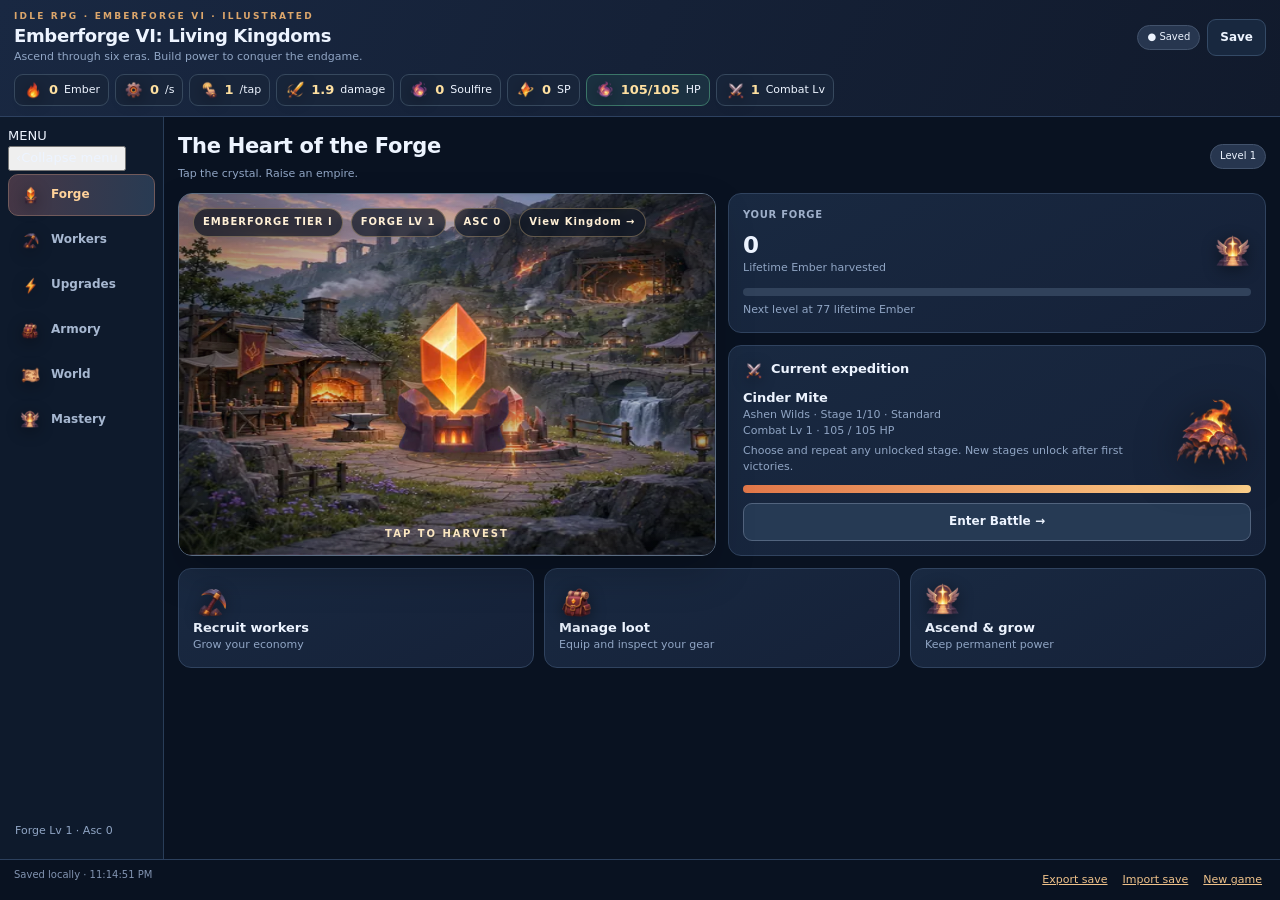
<file: emberforge/game.html>
<!DOCTYPE html><html lang="en"><head><meta charset="utf-8"><meta name="viewport" content="width=device-width, initial-scale=1, viewport-fit=cover"><title>Emberforge VI | Living Kingdoms</title><link rel="stylesheet" href="./styles/game.css?v=1"><link rel="stylesheet" href="./styles/workers.css?v=8"><link rel="stylesheet" href="./styles/upgrades.css?v=3"><link rel="stylesheet" href="./styles/armory.css?v=11"><link rel="stylesheet" href="./styles/inventory.css?v=1"><link rel="stylesheet" href="./styles/world.css?v=15">
<link rel="stylesheet" href="./styles/mastery.css?v=103"></head><body style="margin:0;height:100dvh;overflow:hidden;background:#07111c"><div id="ef4" class="ef4">

<header class="ef-head"><div class="space"><div><div class="kicker">Idle RPG · Emberforge VI · Illustrated</div><div class="brand">Emberforge VI: Living Kingdoms</div><div class="hint">Ascend through six eras. Build power to conquer the endgame.</div></div><div class="two-actions"><span class="pill" id="ef4-savebadge">● Autosave</span><button class="btn btn-quiet" data-action="save">Save</button></div></div>
<div class="currencies"><div class="currency"><span class="cur-ico" id="ef4-cur-ember"></span><b id="ef4-ember">0</b> Ember</div><div class="currency"><span class="cur-ico" id="ef4-cur-eps"></span><b id="ef4-eps">0</b>/s</div><div class="currency"><span class="cur-ico" id="ef4-cur-click"></span><b id="ef4-click">1</b>/tap</div><div class="currency"><span class="cur-ico" id="ef4-cur-power"></span><b id="ef4-power">1</b> damage</div><div class="currency"><span class="cur-ico" id="ef4-cur-souls"></span><b id="ef4-souls">0</b> Soulfire</div><div class="currency"><span class="cur-ico" id="ef4-cur-sp"></span><b id="ef4-sp">0</b> SP</div><div class="currency hpchip"><span class="cur-ico" id="ef4-cur-health"></span><b id="ef4-tophealth">105/105</b> HP</div><div class="currency"><span class="cur-ico" id="ef4-cur-combat"></span><b id="ef4-topcombat">1</b> Combat Lv</div></div>
</header>
<div class="layout"><nav class="sidebar" id="ef4-nav" aria-label="Emberforge game sections">
<div class="nav-header"><span class="nav-heading" aria-hidden="true">MENU</span><button type="button" class="nav-toggle" id="ef4-navtoggle" aria-label="Collapse navigation" aria-expanded="true" title="Collapse navigation"><span class="nav-toggle-glyph" aria-hidden="true">‹</span><span class="nav-toggle-label">Collapse menu</span></button></div>
<button class="nav-btn active" data-page="forge" title="Forge" aria-label="Forge"><span class="ni" id="ef4-nav-forge"></span><span class="nav-label">Forge</span></button>
<button class="nav-btn" data-page="workers" title="Workers" aria-label="Workers"><span class="ni" id="ef4-nav-workers"></span><span class="nav-label">Workers</span></button>
<button class="nav-btn" data-page="upgrades" title="Upgrades" aria-label="Upgrades"><span class="ni" id="ef4-nav-upgrades"></span><span class="nav-label">Upgrades</span></button>
<button class="nav-btn" data-page="gear" title="Armory" aria-label="Armory"><span class="ni" id="ef4-nav-gear"></span><span class="nav-label">Armory</span></button>
<button class="nav-btn" data-page="world" title="World" aria-label="World"><span class="ni" id="ef4-nav-world"></span><span class="nav-label">World</span></button>
<button class="nav-btn" data-page="mastery" title="Mastery" aria-label="Mastery"><span class="ni" id="ef4-nav-mastery"></span><span class="nav-label">Mastery</span></button>
<div style="flex:1"></div><div style="padding:10px 7px" class="hint" id="ef4-navlevel">Forge Lv 1</div></nav>
<main class="main"><section class="page active" data-view="forge"><div class="space" style="margin-bottom:12px"><div><h2 class="page-title">The Heart of the Forge</h2><div class="hint">Tap the crystal. Raise an empire.</div></div><span class="pill" id="ef4-level">Level 1</span></div>
<div class="grid2"><div class="scene illustrated hubscene" id="ef4-forgescene"><div class="scene-backdrop" id="ef4-forgebg"></div><div class="scene-vignette"></div><div class="embers"></div><div class="forge-overlay" id="ef4-forgeoverlay"></div><button id="ef4-crystal" class="crystal" aria-label="Click to mine Ember"><span id="ef4-crystalicon"></span></button><div class="ground-label">TAP TO HARVEST</div></div>
<div class="stack"><div class="card"><div class="label">Your forge</div><div class="space" style="margin-top:8px"><div><div class="big" id="ef4-lifetime">0</div><div class="hint">Lifetime Ember harvested</div></div><span id="ef4-forgecrest"></span></div><div class="progress" style="margin-top:12px"><div id="ef4-levelbar" style="width:0"></div></div><div class="hint" id="ef4-levelinfo" style="margin-top:6px">Earn Ember to level up</div></div>
<div class="card"><div class="section" style="display:flex;align-items:center;gap:8px"><span id="ef4-expeditionicon"></span> Current expedition</div><div class="space"><div><strong id="ef4-homeenemy">Ash Imp</strong><div class="hint" id="ef4-homewave">Ashen Wilds · Stage 1 / 10</div><div class="hint" id="ef4-homecombat">Combat Lv 1 · 105 / 105 HP</div><div class="hint" id="ef4-homebossnote">Normal encounter · defeat stage 10 for the boss chest</div></div><div id="ef4-homeicon"></div></div><div class="progress" style="margin:10px 0"><div id="ef4-homehp" style="width:100%"></div></div><button class="btn" id="ef4-homebattle" data-go="battle" style="width:100%">Enter Battle →</button></div></div></div>
<div class="grid3" style="margin-top:12px"><button class="card" data-go="workers" style="text-align:left;cursor:pointer"><div id="ef4-card-workers"></div><strong>Recruit workers</strong><div class="hint">Grow your economy</div></button><button class="card" data-go="gear" style="text-align:left;cursor:pointer"><div id="ef4-card-gear"></div><strong>Manage loot</strong><div class="hint">Equip and inspect your gear</div></button><button class="card" data-go="mastery" style="text-align:left;cursor:pointer"><div id="ef4-card-mastery"></div><strong>Ascend & grow</strong><div class="hint">Keep permanent power</div></button></div>
</section>
<section class="page" data-view="workers"><div class="efw-header"><div class="efw-heading"><div class="efw-flag" aria-hidden="true">♜</div><div><h2 class="page-title">The Workforce</h2><div class="hint">Workers unlock with Forge progress and boss victories. Advanced workers deliver timed payouts.</div></div></div><div class="seg" id="ef4-buymodes" role="group" aria-label="Hire quantity"><button data-buy="1" class="on" aria-label="Hire one worker">×1</button><button data-buy="10" aria-label="Hire ten workers">×10</button><button data-buy="max" aria-label="Hire maximum affordable workers">Max</button></div></div><div class="efw-summary" id="ef4-worker-summary" aria-label="Workforce overview"></div><div class="shopgrid" id="ef4-workerlist"></div></section>
<section class="page" data-view="upgrades"><div class="efa-header"><div class="efa-heading"><div class="efa-crest" aria-hidden="true">✧</div><div><h2 class="page-title">Upgrades</h2><div class="hint">Enchant your Forge, empower your workforce, and strengthen your adventurer.</div></div></div><div class="efa-controls"><div class="efa-filters" role="group" aria-label="Filter upgrades"><button type="button" data-upgrade-filter="unlocked" class="on" aria-pressed="true">Available</button><button type="button" data-upgrade-filter="affordable" aria-pressed="false">Affordable</button><button type="button" data-upgrade-filter="all" aria-pressed="false">All</button></div><label class="efa-showowned"><input id="ef4-showowned" type="checkbox"> Show owned</label></div></div><div class="efa-summary" id="ef4-upgradeinfo" aria-label="Upgrade summary"></div><div class="efa-hint" id="ef4-upgradehint"></div><div class="shopgrid" id="ef4-upgradelist"></div></section>
<section class="page" data-view="gear"><header class="efg-armory-header"><div class="efg-armory-heading"><span class="efg-armory-crest" aria-hidden="true"><svg viewBox="0 0 64 64" fill="none" xmlns="http://www.w3.org/2000/svg"><path d="M18 13L48 43M46 11L16 44" stroke="#f5c582" stroke-width="4" stroke-linecap="round"/><path d="M12 10L26 15L19 23Z M52 8L39 15L46 23Z" fill="#e8a15a" stroke="#ffd59b" stroke-width="1.5"/><path d="M12 47L20 39M44 40L52 48" stroke="#eeb573" stroke-width="5" stroke-linecap="round"/><path d="M32 14L46 20V34C46 45 38 50 32 53C26 50 18 45 18 34V20L32 14Z" fill="#202a3c" stroke="#d39a60" stroke-width="2.5"/><path d="M32 22V44M24 30L32 36L40 30" stroke="#f6c381" stroke-width="2.5" stroke-linecap="round" stroke-linejoin="round"/></svg></span><div class="efg-armory-heading-copy"><span class="efg-armory-eyebrow">Equipment &amp; Inventory</span><h2 class="page-title">The Armory</h2><p class="efg-armory-subtitle">Equip your adventurer and organize the treasures recovered from each realm.</p></div></div><button class="btn btn-gold efg-armory-best" data-action="best"><span aria-hidden="true">✦</span> Equip Best</button></header><div id="ef4-equipped" aria-label="Adventurer equipment slots"></div><section class="efg-inventory" aria-label="Adventurer inventory"><div class="efg-inventory-head"><div><div class="efg-inventory-eyebrow">Adventurer's supplies</div><h3 class="efg-inventory-title" id="ef4-bagtitle">Backpack (0 / 30)</h3><div class="efg-inventory-subtitle">Thirty base slots. Backpacks will increase capacity in a future update.</div></div><div class="efg-inventory-head-right"><span class="efg-capacity-label" id="ef4-bagcapacity">0 / 30</span><button class="btn btn-quiet" data-go="kingdom">Kingdom merchant</button></div></div><div class="efg-inventory-progress" aria-hidden="true"><span id="ef4-bagprogress"></span></div><div id="ef4-baglist" class="efg-bag-grid"></div><div class="efg-inventory-foot">Equip and lock items here. Selling and salvaging are managed in Kingdom.</div></section></section>
<section class="page" data-view="world">
<header class="caladryn-header"><div><div class="caladryn-kicker">The Realms of Ember</div><h2 class="page-title">Caladryn</h2><p>Explore your Kingdom or open the atlas to travel between realms.</p></div><div class="caladryn-head-actions"><span id="ef4-worldlocation" class="caladryn-current">At Kingdom</span><button type="button" class="btn btn-quiet caladryn-map-toggle" id="ef4-maptoggle" data-map-toggle aria-controls="ef4-mapregion" aria-expanded="false">Minimize Map</button><button type="button" class="btn btn-gold" id="ef4-returnhome" data-return-home>Return to Kingdom</button></div></header>
<div class="caladryn-map-region" id="ef4-mapregion" role="dialog" aria-modal="true" aria-label="Caladryn world map" hidden>
<div class="caladryn-atlas-head"><div><span class="caladryn-kicker">THE REALMS OF EMBER</span><h3>Caladryn World Map</h3><p>Select a discovered destination to travel.</p></div><button class="btn btn-quiet caladryn-atlas-close" type="button" data-map-toggle aria-label="Close world map">✕ <span>Close Map</span></button></div>
<div class="caladryn-map-viewport" id="ef4-mapviewport" aria-label="Caladryn map fitted to the game window"><div class="caladryn-map-canvas"><img class="caladryn-map-art" src="./art/caladryn-world-map.avif" width="1672" height="941" alt="Illustrated fantasy world of Caladryn, traveling from Kingdom through Ashen Wilds, Whispering Forest, Frostspire Peaks, Obsidian Wastes, Celestial Rift and Eternal Citadel" decoding="async" loading="lazy"><div class="caladryn-map-markers" id="ef4-mapmarkers"></div></div></div>
<div class="caladryn-map-caption"><span>✦ Follow the Ember Road</span></div>
</div>
<section class="caladryn-battle-interior" id="ef4-worldbattle" data-view="battle" hidden aria-label="Combat in the selected Caladryn realm">
<div class="space" style="margin-bottom:12px;align-items:start"><div><h2 class="page-title">The Battleground</h2><div class="hint" id="ef4-battleregion">Ashen Wilds · Stage 1 of 10</div></div><span class="pill" id="ef4-bosstag">Stage 1 encounter</span></div>
<div class="card huntboard" style="margin-bottom:10px"><div class="space hunthead"><div><div class="section" style="margin:0">HUNT BOARD <span class="hint">· Choose your target</span></div><div class="hint" id="ef4-huntstatus">Defeat each stage once to unlock the next. Farm any unlocked enemy as often as you like.</div></div><div class="hunt-actions"><span class="pill" id="ef4-huntprogress">Stage 1 unlocked</span><span class="pill" id="ef4-huntmode">Manual</span></div></div><div class="hunt-steps" id="ef4-huntsteps" role="group" aria-label="Choose encounter stage"></div><div class="hunt-foot"><span class="hint" id="ef4-hunttip">First kills open the next stage. Bosses are at stage 10.</span><span class="hint" id="ef4-farmforecast">Farm targets are repeatable.</span></div></div>
<div class="grid2 battlegrid">
<div class="scene illustrated" id="ef4-battlescene"><div class="scene-backdrop" id="ef4-battlebg"></div><div class="scene-vignette"></div><div class="embers"></div><div class="boss-banner" id="ef4-bossbanner" style="display:none">BOSS BATTLE</div><div class="enemy-art" id="ef4-enemyart"></div><div class="ground-label" id="ef4-battlesub">ASHEN WILDS</div><div class="battle-effect" id="ef4-battlefx" aria-live="polite"></div></div>
<div class="stack battle-side">
<div class="card combat-card">
 <div class="space"><div class="label" style="color:#a3e5c3">Your Adventurer <span id="ef4-playerlevel" style="font-weight:800;color:#fff3cf">· Combat Lv 1</span></div><span id="ef4-combatstate" class="pill">Resting</span></div>
 <div class="space" style="margin:7px 0 4px"><strong id="ef4-hpplayer">105 / 105 HP</strong><span class="hint" id="ef4-regen">Resting regen: +0.5% max HP/s</span></div>
 <div class="progress hp-track"><div id="ef4-playerhpbar" class="health-fill" style="width:100%"></div></div>
 <div class="space hint" style="margin-top:6px"><span id="ef4-xplabel">Combat XP: 0 / 48</span><span id="ef4-defense">Defense 8</span></div>
 <div class="progress xp-track"><div id="ef4-combatxpbar" style="width:0%;background:linear-gradient(90deg,#5a9ed2,#a6c6ff)"></div></div>
</div>
<div class="card combat-card"><div class="space"><span class="label" id="ef4-enemylabel">Current enemy</span><span class="price" id="ef4-killreward">+8 Ember</span></div>
 <div class="big" style="font-size:21px;margin:7px 0" id="ef4-enemyname">Ash Imp</div>
 <div class="progress"><div id="ef4-hpbar" style="width:100%"></div></div>
 <div class="space hint" style="margin-top:5px"><span id="ef4-hptext">20 / 20 HP</span><span id="ef4-stage">1 / 10</span></div>
 <div class="space hint" style="margin:8px 0 0"><span id="ef4-enemyattack">Enemy damage 11 · Attacks every 2.1s</span><span id="ef4-xpreward">+18 XP</span></div>
 <div class="progress" style="height:5px;margin-top:7px"><div id="ef4-enemytimerbar" style="width:0%;background:linear-gradient(90deg,#e26c79,#ffac90)"></div></div>
 <div id="ef4-bosslootnote" class="bossnote" style="display:none">Ashen Wilds bosses have a 5.5% chance to drop equipment. Other realms do not currently drop gear.</div>
 <div class="combat-buttons" style="margin-top:12px"><button class="btn btn-gold" id="ef4-strike">Strike</button><button class="btn" id="ef4-auto">Auto OFF</button><button class="btn" id="ef4-potion" title="Consumes a Minor Healing Potion from your supplies">Use Potion (0)</button><button class="btn btn-quiet" id="ef4-retreat">Retreat</button></div>
 <div class="progress" style="margin-top:9px;height:5px"><div id="ef4-manualbar" style="width:100%;background:#ffbd7b"></div></div>
 <div class="hint" id="ef4-combatodds" style="margin-top:8px">Hit 30% · Crit 5% · Evade 5% · Block 0%</div><div class="hint" id="ef4-autodesc" style="margin-top:6px">Auto modes: OFF → Farm target → Smart Hunt. Smart Hunt chooses a survivable target and rests when injured.</div>
 <div class="combat-message" id="ef4-combatmessage">Rest to regenerate, or use a healing potion from your supplies.</div>
</div>
</div></div>
<div class="grid2" style="margin-top:12px"><div class="card"><div class="space" style="margin-bottom:10px"><strong>Combat training</strong><span class="pill">Permanent improvements</span></div><div class="hint">Train with Ember. Levels, stats and equipment determine your survival.</div><div id="ef4-traininglist" class="traininggrid"></div></div>
<div class="card"><div class="section">Battle report</div><div class="grid3 compactstats"><div class="stat"><div class="label">Attack</div><div class="big" id="ef4-attackstat">1</div></div><div class="stat"><div class="label">Enemies</div><div class="big" id="ef4-killstat">0</div></div><div class="stat"><div class="label">Bosses</div><div class="big" id="ef4-bossstat">0</div></div></div><div class="section" style="margin-top:13px">How progression works</div><div class="hint" id="ef4-combattip">Earn combat XP from kills. Improve survival through levels, armor, training, and recovery. Bosses unlock new realms.</div><div class="hint" style="margin-top:8px" id="ef4-nextgate">Next realm requires a combat level and a boss clear.</div></div></div>
</section>




<section class="caladryn-kingdom-interior efk-hub" id="ef4-kingdominterior" aria-label="Kingdom services">
 <header class="efk-hub-header">
  <div><span class="efk-hub-eyebrow">YOUR KINGDOM</span><h2 class="page-title">Kingdom &amp; Forge</h2></div>
  <div class="efk-hub-summary"><span id="ef4-kingdominfo"></span></div>
 </header>
 <div class="efk-vista-frame efk-kingdom-interactive">
  <div class="scene illustrated kingdomscene efk-frontier" id="ef4-kingdomscene">
   <div class="scene-backdrop" id="ef4-kingdombg"></div><div class="scene-vignette"></div><div class="embers"></div>
   <div class="kingdom-overlay" id="ef4-kingdomoverlay"></div>
   <div class="kingdom-scene-info"><div class="kingdom-callout" id="ef4-kingdomcallout"></div><div class="tier-stack" id="ef4-kingdomtiers"></div></div>
   <div class="ground-label">KINGDOM VISTA</div>
   <div class="efk-map-hotspots" aria-label="Explore the buildings and merchant in your Kingdom">
    <button type="button" class="efk-map-hotspot efk-point-mine" data-kingdom-point="mine" aria-label="Open Crystal Mines"><span>Crystal Mines</span></button>
    <button type="button" class="efk-map-hotspot efk-point-watchtower" data-kingdom-point="watchtower" aria-label="Open Watchtowers"><span>Watchtowers</span></button>
    <button type="button" class="efk-map-hotspot efk-point-barracks" data-kingdom-point="barracks" aria-label="Open Knight Barracks"><span>Knight Barracks</span></button>
    <button type="button" class="efk-map-hotspot efk-point-vault" data-kingdom-point="vault" aria-label="Open Royal Vaults"><span>Royal Vaults</span></button>
    <button type="button" class="efk-map-hotspot efk-point-merchant" data-kingdom-point="merchant" aria-label="Visit the Traveling Merchant"><span>Traveling Merchant</span></button>
    <button type="button" class="efk-map-hotspot efk-point-library" data-kingdom-point="library" aria-label="Open Arcane Libraries"><span>Arcane Libraries</span></button>
    <button type="button" class="efk-map-hotspot efk-point-roost" data-kingdom-point="roost" aria-label="Open Dragon Roosts"><span>Dragon Roosts</span></button>
   </div>
  </div>
  <div class="efk-scene-footer"><span>Explore your settlement · Select a building or merchant stall</span><div class="efk-scene-footer-actions"><span id="ef4-vistaname">Frontier Forge</span><button class="btn btn-quiet efk-world-launch" type="button" data-map-toggle aria-label="Open Caladryn world map">World Map <span aria-hidden="true">⌖</span></button></div></div>
  <div class="efk-kingdom-dialog" id="ef4-kingdomdialog" hidden aria-label="Kingdom location details">
   <div class="efk-dialog-scrim" aria-hidden="true"></div>
   <div class="efk-dialog-sheet" role="dialog" aria-modal="true" aria-labelledby="ef4-kingdomdialogtitle">
    <div class="efk-dialog-titlebar"><div><span class="efk-hub-eyebrow">KINGDOM</span><h3 id="ef4-kingdomdialogtitle">Location</h3></div><button type="button" class="efk-dialog-close" data-kingdom-close aria-label="Close location">✕</button></div>
    <section class="efk-hub-panel" id="ef4-kingdombuildings" data-kingdom-panel="buildings" hidden aria-label="Kingdom building">
      <div class="efk-section-heading"><div><h3>Building upgrades</h3><p>Strengthen your settlement.</p></div><span id="ef4-kingdomcap" class="efk-section-meta"></span></div>
      <div class="efk-building-grid" id="ef4-buildlist"></div>
    </section>
    <section class="efk-hub-panel" id="ef4-kingdommerchant" data-kingdom-panel="merchant" hidden aria-label="Kingdom merchant">
      <div class="efk-merchant-switch" role="group" aria-label="Merchant services"><button type="button" data-merchant-tab="buy" class="on" aria-pressed="true">Buy Supplies</button><button type="button" data-merchant-tab="sell" aria-pressed="false">Sell Items</button></div>
      <div data-merchant-panel="buy"><div id="ef4-merchantstock" class="efk-merchant-list efk-stock-grid"></div></div>
      <div data-merchant-panel="sell" hidden><div id="ef4-merchantlist" class="efk-merchant-list efk-stock-grid"></div></div>
    </section>
    <section class="efk-hub-panel" id="ef4-craftsman" data-kingdom-panel="blacksmith" hidden aria-label="Kingdom blacksmith"><div class="efk-section-heading"><div><h3>Blacksmith</h3><p>Equipment forging will be added here.</p></div></div></section>
   </div>
  </div>
 </div>
 <div class="efk-legacy-data" aria-hidden="true"><span id="ef4-vistainfo"></span><span id="ef4-vistacount"></span><span id="ef4-vistaauto"></span><span id="ef4-forgetierstat"></span><span id="ef4-builtlevels"></span><span id="ef4-buildtiermax"></span><div id="ef4-kingdomsummary"></div><span id="ef4-kingdombuildcount"></span><span id="ef4-blacksmithtab"></span></div>
</section>
</section>
<section class="page efm-mastery" data-view="mastery">
 <header class="efm-hero">
  
  <div class="efm-hero-copy"><span class="efm-overline">THE HALL OF LEGACIES</span><h2 class="page-title">The Master's Chronicle</h2></div>
  
 </header>
 <nav class="efm-nav" id="ef4-subnav" aria-label="Mastery chambers; scroll horizontally for more sections">
  <button type="button" data-sub="skills" class="on" aria-pressed="true"><img class="efm-nav-symbol" src="./art/mastery-specializations-icon.avif" alt="" width="48" height="41" decoding="async"><span class="efm-nav-label">Specializations</span></button>
  <button type="button" data-sub="quests" aria-pressed="false"><img class="efm-nav-symbol" src="./art/mastery-contracts-icon.avif" alt="" width="48" height="41" decoding="async"><span class="efm-nav-label">Contracts</span></button>
  <button type="button" data-sub="achievements" aria-pressed="false"><img class="efm-nav-symbol" src="./art/mastery-triumphs-icon.avif" alt="" width="48" height="41" decoding="async"><span class="efm-nav-label">Triumphs</span></button>
  <button type="button" data-sub="bestiary" aria-pressed="false"><img class="efm-nav-symbol" src="./art/mastery-bestiary-icon.avif" alt="" width="48" height="41" decoding="async"><span class="efm-nav-label">Bestiary</span></button>
  <button type="button" data-sub="ascend" aria-pressed="false"><img class="efm-nav-symbol" src="./art/mastery-ascension-icon.avif" alt="" width="48" height="41" decoding="async"><span class="efm-nav-label">Ascension</span></button>
  <button type="button" data-sub="stats" aria-pressed="false"><img class="efm-nav-symbol" src="./art/mastery-statistics-icon.avif" alt="" width="48" height="41" decoding="async"><span class="efm-nav-label">Statistics</span></button>
 </nav>
 <div class="efm-chamber" id="ef4-mastercontent" aria-live="polite"></div>
 </section>
</main></div>
<footer class="footer"><span id="ef4-saveinfo">Progress autosaves locally every 10 seconds when supported. Illustrations load from the game's art and data assets.</span><div class="two-actions"><button data-action="export" style="text-decoration:underline">Export save</button><button data-action="import" style="text-decoration:underline">Import save</button><button data-action="reset" style="text-decoration:underline">New game</button></div></footer>
<div id="ef4-modal" style="display:none"></div><div id="ef4-toast" class="notice" style="display:none"></div>
<script src="./data/catalogs.js?v=6"></script>
<script src="./data/monster-portraits.js?v=2"></script>
<script src="./data/definitions.js?v=21"></script>
<script src="./data/realm-backgrounds.js?v=2"></script>
<script src="./data/boss-backgrounds.js?v=2"></script>
<script src="./data/forge-backgrounds.js?v=2"></script>
<script src="./data/kingdom-vistas.js?v=2"></script>
<script src="./core/formatting.js?v=15"></script>
<script src="./core/storage.js?v=2"></script>
<script src="./systems/combat.js?v=21"></script><script src="./systems/travel.js?v=1"></script>
<script src="./ui/adventurer.js?v=4"></script>
<script src="./ui/views.js?v=50"></script>
<script src="./core/loop.js?v=8"></script>
</div></body></html>
</file>
<file: assets/site.css>
:root{color-scheme:dark;--bg:#080d14;--surface:#111a26;--surface2:#192533;--text:#ecf0f4;--muted:#a6b4c3;--line:#2c3a47;--gold:#eac28c;--green:#a7e1c1;--sans:Inter,ui-sans-serif,system-ui,-apple-system,BlinkMacSystemFont,"Segoe UI",sans-serif}
*{box-sizing:border-box}
html{scroll-behavior:smooth}
body{margin:0;min-height:100vh;color:var(--text);background:var(--bg);font-family:var(--sans);line-height:1.6}
body::before{content:"";position:fixed;z-index:-1;inset:0;pointer-events:none;background:radial-gradient(ellipse at 84% 14%,#bb7f3320,transparent 36%),radial-gradient(ellipse at 9% 60%,#237b7020,transparent 35%),linear-gradient(90deg,#ffffff03 1px,transparent 1px),linear-gradient(#ffffff03 1px,transparent 1px);background-size:auto,auto,44px 44px,44px 44px}
a{color:inherit;text-decoration:none}a:focus-visible,button:focus-visible{outline:2px solid var(--gold);outline-offset:4px}
.container{width:min(1120px,calc(100% - 48px));margin-inline:auto}
.site-header{position:sticky;top:0;z-index:20;border-bottom:1px solid #ffffff18;background:#080d14ed;backdrop-filter:blur(15px)}
.header-content{min-height:74px;display:flex;align-items:center;gap:30px}
.brand{font-size:23px;font-weight:900;letter-spacing:-1.3px;white-space:nowrap}
.brand span{color:var(--gold)}
.site-navigation{margin-left:auto;display:flex;align-items:center;gap:26px}
.site-navigation a{font-size:13px;color:#b6c2cf;white-space:nowrap;transition:color .2s}
.site-navigation a:hover,.site-navigation a[aria-current="page"]{color:#fff}
.site-navigation a[aria-current="page"]{text-decoration:underline;text-decoration-color:var(--gold);text-underline-offset:8px}
.nav-toggle{display:none;margin-left:auto;border:1px solid var(--line);border-radius:8px;background:#18232e;color:#fff;padding:9px 13px;cursor:pointer;font:inherit;font-size:13px}
.mini{text-transform:uppercase;font-weight:800;font-size:11px;letter-spacing:.17em}
.gold{color:var(--gold)}.green{color:var(--green)}
.breadcrumbs{padding:30px 0 0;font-size:12px;color:#8e9fad}
.breadcrumbs a:hover{color:var(--gold)}
.page-hero{padding:78px 0 46px;max-width:820px}
.page-hero h1{font-size:clamp(49px,7.5vw,90px);line-height:1.03;letter-spacing:-.075em;margin:14px 0 24px}
.page-hero h1 em{font-family:Georgia,serif;color:var(--gold);font-weight:500;letter-spacing:-.055em}
.lead{font-size:17px;max-width:700px;color:#b1bfcb;line-height:1.85;margin:0}
.section-heading{display:flex;align-items:end;justify-content:space-between;gap:30px;border-top:1px solid var(--line);padding-top:32px;margin:26px 0}
.section-heading h2{font-size:27px;letter-spacing:-.05em;margin:5px 0}
.section-heading p{margin:0;color:var(--muted);font-size:13px;max-width:420px}
.project-grid,.link-grid{display:grid;grid-template-columns:repeat(2,minmax(0,1fr));gap:20px;margin-bottom:95px}
.project-card,.link-card,.info-card{position:relative;border:1px solid var(--line);border-radius:17px;background:linear-gradient(145deg,#192431,#101721);padding:32px;overflow:hidden}
.project-card{min-height:278px;display:flex;flex-direction:column}
.project-card.is-featured{border-color:#a67d4d;background:linear-gradient(125deg,#33231c 0%,#171d28 55%,#142a2b 100%)}
.project-card.is-featured::after{content:"✦";position:absolute;font-size:165px;line-height:1;right:28px;top:8px;color:#eac28c15;pointer-events:none}
.project-card h3,.link-card h2,.info-card h2{font-size:clamp(25px,3.1vw,34px);line-height:1.15;letter-spacing:-.05em;margin:14px 0 12px}
.project-card p,.link-card p,.info-card p{color:#adbbca;font-size:14px;margin:0 0 18px;max-width:600px}
.project-card .eyebrow{position:relative;z-index:1;color:var(--green)}
.project-card.is-featured .eyebrow{color:var(--gold)}
.tag-list{display:flex;flex-wrap:wrap;gap:8px;margin:0 0 22px}
.tag{border:1px solid #ffffff29;background:#ffffff08;border-radius:5px;padding:6px 9px;color:#bccbd7;font-size:11px;font-weight:650}
.project-actions{margin-top:auto}
.project-actions a,.button{display:inline-flex;align-items:center;justify-content:center;gap:10px;padding:11px 17px;border-radius:8px;background:var(--gold);color:#161b1e;font-weight:800;font-size:13px;transition:transform .2s,filter .2s}
.project-actions a:hover,.button:hover{transform:translateY(-2px);filter:brightness(1.08)}
.button.secondary{background:#1b2936;color:#eff2f4;border:1px solid #506375}
.empty-state{grid-column:1/-1;border:1px dashed #526471;border-radius:15px;background:#132029;padding:40px}
.empty-state h3{font-size:24px;letter-spacing:-.04em;margin:0 0 10px}
.empty-state p{color:var(--muted);margin:0 0 20px}
.link-card{display:block;min-height:236px;transition:border-color .2s,transform .2s}
.link-card:hover{border-color:#b59161;transform:translateY(-3px)}
.link-card .arrow{position:absolute;right:27px;top:24px;font-size:22px;color:var(--gold)}
.link-card .card-label{color:var(--gold)}
.link-card .card-action{color:var(--green);font-size:13px;font-weight:800;margin-top:22px;display:inline-block}
.link-card.muted{opacity:.75;border-style:dashed}
.link-card.muted:hover{border-color:var(--line);transform:none}
.intro-actions{display:flex;flex-wrap:wrap;gap:12px;margin:25px 0 70px}
.resume-layout{display:grid;grid-template-columns:1.1fr .9fr;gap:24px;margin:20px 0 90px}
.resume-layout .info-card{min-height:180px}
.resume-layout .info-card:first-child{grid-row:span 2}
.clean-list{color:#bbc7d2;padding-left:18px;margin:18px 0 0;font-size:14px;line-height:2}
.note{color:#8fa0b0;font-size:13px}
.site-footer{border-top:1px solid var(--line);padding:30px 0 44px;color:#9eafbf;font-size:12px}
.footer-content,.footer-links{display:flex;align-items:center;justify-content:space-between;gap:18px;flex-wrap:wrap}
.footer-links{justify-content:flex-start;gap:20px}.footer-links a:hover{color:#fff}
@media(max-width:800px){.header-content{min-height:67px;flex-wrap:wrap}.nav-toggle{display:block}.site-navigation{display:none;margin:0;padding:0 0 18px;flex-basis:100%;align-items:stretch;flex-direction:column;gap:4px}.site-navigation.is-open{display:flex}.site-navigation a{font-size:14px;padding:10px 4px}.page-hero{padding-top:65px}}
@media(max-width:620px){.container{width:calc(100% - 34px)}.page-hero{padding:54px 0 27px}.page-hero h1{font-size:clamp(49px,13vw,70px)}.lead{font-size:15px}.project-grid,.link-grid,.resume-layout{grid-template-columns:1fr;margin-bottom:65px}.resume-layout .info-card:first-child{grid-row:auto}.project-card,.link-card,.info-card{padding:26px}.section-heading{display:block}.section-heading p{margin-top:12px}}
@media(prefers-reduced-motion:reduce){html{scroll-behavior:auto}*,*::before,*::after{transition:none!important;animation:none!important}}
</file>
<file: epoch/styles.css>
/* Epoch: a quiet HUD and interfaces anchored to the village. */
:root {
 color-scheme: dark;
 --text: #edf1e8;
 --muted: #b4c2b4;
 --quiet: #8ea28f;
 --gold: #e1c58b;
 --gold-deep: #bb9c60;
 --edge: #c7d4bd25;
 --panel: #122219f2;
 --panel-deep: #0c1912f5;
 --success: #b9dcac;
 --danger: #edb3a2;
 font-family: Inter, ui-sans-serif, system-ui, sans-serif;
 font-size: 14px;
}
* { box-sizing: border-box; }
html, body { width: 100%; height: 100%; margin: 0; overflow: hidden; background: #122018; color: var(--text); }
button, input, select { font: inherit; }
button { color: inherit; cursor: pointer; touch-action: manipulation; }
button, a, input, select { -webkit-tap-highlight-color: transparent; }
button:disabled { cursor: not-allowed; }
a { color: inherit; text-decoration: none; }
button:focus-visible, a:focus-visible, input:focus-visible, select:focus-visible, [tabindex]:focus-visible { outline: 2px solid var(--gold); outline-offset: 3px; }
button:not(:disabled), a { transition: background-color .15s, border-color .15s, color .15s; }
button:not(:disabled):hover { filter: brightness(1.08); }
.hidden { display: none !important; }
#scene { display: block; width: 100%; height: 100%; touch-action: none; outline: 0; }
.vignette { position: absolute; inset: 0; z-index: 1; pointer-events: none; background: radial-gradient(ellipse at 50% 45%, transparent 43%, #08170d46); }

/* The header holds identity and the game menu; personal tools stay in their dock. */
body > header { position: absolute; inset: 0 0 auto; z-index: 5; display: flex; align-items: center; justify-content: space-between; gap: 20px; height: 68px; padding: 10px 22px; background: linear-gradient(180deg, #0b1913f5, #0e1e16df); border-bottom: 1px solid var(--edge); backdrop-filter: blur(16px); }
.branding { display: flex; align-items: center; gap: 11px; min-width: 0; }
.branding > a { margin-right: 4px; font-size: 12px; color: var(--muted); }
.monogram { display: grid; place-items: center; flex: 0 0 auto; width: 38px; height: 38px; border: 1px solid #cbb2775e; border-radius: 10px; background: #c9ae7410; color: var(--gold); font: 29px Georgia, serif; }
.branding strong { display: block; font: 600 20px Georgia, serif; letter-spacing: .24em; }
.branding small { display: block; margin-top: 4px; color: #abbca6; font-size: 10px; letter-spacing: .12em; white-space: nowrap; }
.stats { display: flex; align-items: center; justify-content: center; gap: 23px; margin-left: auto; color: var(--gold); font-size: 12px; font-weight: 650; letter-spacing: .07em; white-space: nowrap; }
#toggle { display: flex; align-items: center; justify-content: center; gap: 7px; min-width: 44px; min-height: 44px; padding: 9px 13px; border: 1px solid #bed0b63b; border-radius: 9px; background: #1e3327; color: #e5ebde; font-size: 13px; }
.header-actions { display: flex; align-items: center; gap: 12px; }
.game-clock {display:flex;align-items:center;justify-content:center;gap:8px;min-width:101px;
 min-height:38px;padding:6px 11px;border:1px solid #c3d1c05a;border-radius:9px;
 background:#1d3429;color:#e9e9d1;font-weight:650;font-size:12px;white-space:nowrap;
 font-variant-numeric:tabular-nums}
.game-clock[data-phase="night"] {background:#253049;border-color:#8195bb65;color:#dce8fc}
.game-clock[data-phase="sunset"],.game-clock[data-phase="sunrise"] {background:#48352e;border-color:#d2a0788c;color:#ffe2b7}
.game-clock[data-phase="sunset"] .game-clock-icon {color:#ffa86c}
.game-clock[data-phase="sunrise"] .game-clock-icon {color:#ffd394}
.game-clock-icon {font-size:18px;line-height:1}

/* A compact objective provides direction without becoming a second management panel. */
#left { position: absolute; top: 87px; left: 20px; z-index: 3; width: 288px; padding: 18px; border: 1px solid #c8d4ba32; border-radius: 13px; background: linear-gradient(145deg, #15271ef0, #102017ed); box-shadow: 0 12px 35px #06100c30; backdrop-filter: blur(14px); }
.kicker { color: var(--gold); font-size: 10px; font-weight: 750; letter-spacing: .16em; text-transform: uppercase; }
#objective-title { margin: 9px 0 7px; font: 500 23px/1.2 Georgia, serif; color: #f0eddd; }
#objective-description { margin: 0 0 12px; color: var(--muted); font-size: 13px; line-height: 1.55; }
.objective-bottom { display: flex; flex-direction: column; align-items: flex-start; gap: 12px; }
#objective-progress { color: #d0c49e; font-size: 12px; line-height: 1.5; }
#objective-action { min-height: 40px; padding: 8px 13px; border: 1px solid #cdb37c65; border-radius: 8px; background: #d1b578; color: #172319; font-size: 12px; font-weight: 750; }

/* Only Inventory and Skills are global interfaces. */
.hud-tools { position: absolute; right: 20px; bottom: 18px; z-index: 6; display: flex; gap: 8px; padding: 6px; border: 1px solid #c0d0b634; border-radius: 14px; background: #0e1d16ed; box-shadow: 0 10px 30px #06120c38; backdrop-filter: blur(16px); }
.hud-tools button { display: flex; align-items: center; justify-content: center; gap: 9px; min-height: 48px; min-width: 125px; padding: 9px 13px; border: 1px solid transparent; border-radius: 9px; background: transparent; color: #b9c9b4; font-size: 13px; }
.hud-tools button:hover { background: #273e2b; color: #f4eddb; }
.hud-tools button.active, .hud-tools button[aria-selected="true"] { color: #f1dfb5; background: #bea0651c; border-color: #d6bb7e6b; }
.tool-icon { font-size: 19px; line-height: 1; }
.tool-label { font-weight: 650; }
kbd { min-width: 21px; padding: 3px 5px; border: 1px solid #c3d2b52d; border-radius: 4px; color: #95aa92; font: 10px ui-monospace, monospace; text-align: center; }
.hud-tools .active kbd { color: #dbc69b; border-color: #dbc69b45; }

/* Contextual panels leave the scene interactive around them. */
#right { position: absolute; top: 87px; right: 20px; bottom: 99px; z-index: 4; display: none; flex-direction: column; width: min(380px, calc(100vw - 40px)); min-height: 0; max-height: 790px; overflow: hidden; border: 1px solid #b9cbb244; border-radius: 14px; background: var(--panel); box-shadow: 0 18px 50px #07130c5e; backdrop-filter: blur(20px); }
#right.open { display: flex; animation: panel-arrive .16s ease-out; }
.context-heading { position: relative; display: flex; align-items: center; justify-content: space-between; flex: 0 0 auto; gap: 12px; min-height: 82px; padding: 16px 17px; background: linear-gradient(140deg, #253a28d9, #16291ed9); border-bottom: 1px solid #c7d2b82b; }
#context-eyebrow { display: block; margin-bottom: 5px; color: #c8b989; font-size: 10px; font-weight: 750; letter-spacing: .12em; text-transform: uppercase; }
#context-title { margin: 0; font: 500 25px/1.12 Georgia, serif; color: #f1e8d1; }
#close-panel, #close-modal { display: grid; place-items: center; flex: 0 0 auto; width: 44px; height: 44px; border: 1px solid #d0d9c629; border-radius: 9px; background: #0b191354; color: #cfdbc6; font-size: 25px; line-height: 1; }
#close-panel:hover, #close-modal:hover { background: #3a4d36; border-color: #d6be81; }
#panel { flex: 1 1 auto; min-height: 0; padding: 18px; overflow-y: auto; overflow-x: hidden; scrollbar-width: thin; scrollbar-color: #657c59 #13251a; overscroll-behavior: contain; }
.panel-title { display: flex; align-items: baseline; justify-content: space-between; gap: 12px; margin: 0 0 12px; }
.panel-title h2 { margin: 0; color: #e8e4d1; font: 500 22px/1.2 Georgia, serif; }
.panel-title h3 { margin: 0; color: #e3e6d3; font-size: 14px; }
.panel-title small { color: var(--muted); font-size: 12px; line-height: 1.4; text-align: right; }
.info, .context-note { color: var(--muted); font-size: 13px; line-height: 1.6; }
.info { margin: 0 0 15px; }
.context-note { margin: 12px 0; padding: 11px 12px; border-left: 2px solid #c4b17d73; background: #a5b69509; border-radius: 0 7px 7px 0; }
.entry { margin: 0 0 12px; padding: 15px; border: 1px solid #d1dcbd24; border-radius: 10px; background: #c7d2af06; }
.entry h3 { margin: 0 0 8px; color: #e7e8d8; font-size: 14px; font-weight: 650; line-height: 1.35; }
.entry p { margin: 0 0 9px; color: var(--muted); font-size: 13px; line-height: 1.55; }
.entry small { display: block; margin: 6px 0; color: #c6c4a6; font-size: 12px; line-height: 1.5; }
.entry button, .game-button, .building-cta, .menu-button, .dialog-actions button, .stockpile-actions button, .stockpile-primary-actions button, .village-placement-buttons button, .empty-state button { display: block; width: 100%; min-height: 44px; margin-top: 11px; padding: 10px 13px; border: 1px solid #dcc28591; border-radius: 8px; background: #c8ac70; color: #152016; font-size: 13px; font-weight: 750; line-height: 1.35; text-align: center; }
.entry button:disabled, .game-button:disabled, .building-cta:disabled, .stockpile-actions button:disabled, .stockpile-primary-actions button:disabled, .village-placement-buttons button:disabled { opacity: .45; filter: saturate(.35); }
.game-button.alt, .entry button.alt, .building-cta.alt, .menu-button.alt, .dialog-actions button.alt { color: #dce6d2; border-color: #8fa38264; background: #253c2b; }
.game-button.danger, .entry button.danger, .dialog-actions button.danger { border-color: #c9866b8c; background: #734936; color: #f9e9d9; }
.tag { display: inline-flex; align-items: center; padding: 3px 7px; border: 1px solid #99b4815c; border-radius: 5px; color: var(--success); background: #5f7f4e13; font-size: 10px; font-weight: 650; vertical-align: middle; }
.empty-state { padding: 25px 15px; border: 1px dashed #bacba435; border-radius: 10px; text-align: center; color: var(--muted); font-size: 13px; line-height: 1.65; }
.empty-state strong { display: block; margin-bottom: 7px; color: #ece7d4; font-size: 15px; }
.section-tabs { display: flex; flex: 0 0 auto; gap: 4px; margin: 0 0 17px; padding: 4px; border: 1px solid #c1cdb120; border-radius: 10px; background: #09180f8c; }
.section-tabs button { flex: 1 1 0; min-width: 0; min-height: 42px; margin: 0; padding: 9px 8px; border: 1px solid transparent; border-radius: 7px; background: transparent; color: #a9bda3; font-size: 12px; font-weight: 650; }
.section-tabs button.active, .section-tabs button[aria-selected="true"] { border-color: #cfbb7b5c; background: #a98d5222; color: #efdab0; }
.building-context { padding: 13px 14px; margin-bottom: 15px; border: 1px solid #b9bf8b30; border-radius: 10px; background: #56654016; }
.building-context strong { display: block; color: #e9dfc0; font-size: 14px; }
.building-context p, .building-purpose { margin: 5px 0 0; color: #b6c6ad; font-size: 13px; line-height: 1.55; }
.cost-list, .research-costs { display: flex; flex-wrap: wrap; gap: 6px; margin: 10px 0; }
.cost-chip { display: inline-flex; align-items: center; gap: 5px; padding: 5px 7px; border: 1px solid #c0cdb12e; border-radius: 6px; color: #ced6bf; background: #0e20158c; font-size: 12px; line-height: 1.4; }
.cost-chip.met { color: #c2dfb2; border-color: #92b27945; }
.cost-chip.missing { color: #edc1a1; border-color: #c4976747; }
.requirement-list { margin: 9px 0; padding-left: 18px; color: var(--muted); font-size: 12px; line-height: 1.65; }

/* Inventory prioritizes the actual carried items. */
.pack-capacity { display: flex; align-items: center; justify-content: space-between; gap: 10px; margin: 0 0 14px; padding: 11px 12px; border: 1px solid #c7bd8736; border-radius: 9px; background: #b8a46b0b; color: var(--muted); font-size: 13px; }
.pack-capacity strong { color: #ead3a0; font-size: 15px; font-variant-numeric: tabular-nums; }
.pack-slot-grid { display: grid; grid-template-columns: repeat(5, minmax(0, 1fr)); gap: 7px; margin-bottom: 15px; }
 .pack-slot { position: relative; display: flex; align-items: center; justify-content: center; width: 100%; aspect-ratio: 1; min-width: 0; min-height: 44px; padding: 0; overflow: hidden; border: 1px solid #93aa8052; border-radius: 9px; background: linear-gradient(145deg, #2b3f2b, #12271b); box-shadow: inset 0 1px 6px #09160c70; }
.pack-slot.occupied { border-color: #b9a67368; background: linear-gradient(145deg, #435038, #233723); }
.pack-slot:hover { border-color: #d7bf87; }
.pack-slot.selected { border-color: #eed29a; box-shadow: 0 0 0 2px #bc9b554a, inset 0 1px 7px #0d1d1040; }
.pack-item-icon { font-size: 27px; filter: drop-shadow(0 3px 3px #0005); line-height: 1; }
.pack-empty { color: #9bb38b42; font-size: 20px; }
.pack-quantity { position: absolute; right: 3px; bottom: 3px; min-width: 22px; padding: 1px 4px; border-radius: 4px; background: #0c1a0ff0; color: #f4e4bd; font-size: 12px; font-weight: 750; }
.pack-number { position: absolute; top: 4px; left: 6px; color: #a7bc946e; font-size: 10px; }

.pack-heading { display:flex; align-items:baseline; justify-content:space-between; gap:10px; margin:2px 0 14px; }
.pack-heading strong { font-size:14px; color:#e8e5d6; }
.pack-heading small { font-size:11px; color:#a7b9a2; font-variant-numeric:tabular-nums; }
.pack-slot-shell { min-width:0; position:relative; isolation:isolate; }
.pack-slot-shell:is(:hover,:focus-within), .pack-slot-shell.menu-open { z-index:30; }
.pack-item-tip { position:absolute; top:calc(100% + 8px); left:50%; transform:translate(-50%, -3px); min-width:160px; max-width:220px; width:max-content; z-index:20; padding:8px 10px; border:1px solid #c4ad786a; border-radius:8px; background:#13271b; box-shadow:0 8px 24px #07130bcb; opacity:0; visibility:hidden; pointer-events:none; transition:opacity .12s ease, transform .12s ease; text-align:left; }
.pack-item-tip strong { display:block; color:#f2e4c2; font-size:12px; margin-bottom:3px; }
.pack-item-tip span { display:block; color:#c0d0b8; font-size:11px; line-height:1.4; }
.pack-slot-shell.tip-up .pack-item-tip { top:auto; bottom:calc(100% + 8px); }
.pack-slot-shell.align-right .pack-item-tip { left:auto; right:0; transform:translateY(-3px); }
.pack-slot-shell:is(:hover,:focus-within):not(.menu-open) .pack-item-tip { opacity:1; visibility:visible; transform:translate(-50%,0); }
.pack-slot-shell.align-right:is(:hover,:focus-within):not(.menu-open) .pack-item-tip { transform:translateY(0); }
.pack-action-menu { position:absolute; top:calc(100% + 7px); left:0; min-width:165px; width:max-content; max-width:225px; padding:6px; z-index:40; border:1px solid #c6b17b8f; border-radius:9px; background:#172b1c; box-shadow:0 10px 30px #05130ada; }
.pack-slot-shell.menu-up .pack-action-menu { top:auto; bottom:calc(100% + 7px); }
.pack-slot-shell.align-right .pack-action-menu { left:auto; right:0; }
.pack-action-heading { display:flex; align-items:center; gap:7px; padding:6px 7px 8px; border-bottom:1px solid #b8a67d38; color:#e9e2d0; font-size:12px; font-weight:650; white-space:nowrap; }
.pack-action-heading small { margin-left:auto; color:#abbc9f; font-size:11px; }
.pack-action-menu button { display:block; width:100%; min-height:34px; padding:7px 10px; margin:4px 0 0; text-align:left; border:1px solid transparent; border-radius:6px; background:transparent; color:#e2e7d7; font-size:12px; font-weight:600; }
.pack-action-menu button:hover,.pack-action-menu button:focus-visible { background:#49644763; border-color:#a8c28d44; }
.pack-action-menu .pack-action-primary { color:#d8edbd; }
.pack-action-menu .pack-action-discard { color:#e9b39e; }
.pack-note { margin:0 0 10px; color:#dcbf93; font-size:11px; line-height:1.5; }
.pack-legacy-compact { display:flex; align-items:center; justify-content:space-between; gap:10px; margin-top:12px; padding:8px 10px; border:1px solid #c3ab774a; border-radius:8px; color:#d7caaa; font-size:11px; }
.pack-legacy-compact button { flex:0 0 auto; padding:6px 9px; border:1px solid #cbb58163; border-radius:6px; background:#35462e; color:#f2e6cc; font-size:11px; }
@media (hover: none){ .pack-item-tip { display:none; } }


/* Personal growth and world-based discovery. */
.skill { margin-bottom: 9px; padding: 13px 12px; border: 1px solid #c2d0b020; border-radius: 9px; background: #b8c79d05; }
.skill-name { display: flex; justify-content: space-between; align-items: center; gap: 10px; margin-bottom: 9px; color: #e1e6d5; font-size: 14px; }
.skill-name b { color: var(--gold); font-size: 13px; }
.skill small { display: block; margin-top: 7px; color: #a6bc9c; font-size: 12px; }
.skill p { margin: 8px 0 0; color: var(--muted); font-size: 13px; line-height: 1.5; }
.bar { height: 6px; overflow: hidden; border-radius: 8px; background: #a3ba8e1b; }
.bar span { display: block; height: 100%; border-radius: inherit; background: linear-gradient(90deg, #86a372, #d6bd80); }
.research-grid { display: grid; gap: 12px; }
.research-card { padding: 15px; border: 1px solid #b9c9a62d; border-radius: 10px; background: #c1cda105; }
.research-card.available { border-color: #cbb2776e; background: linear-gradient(150deg, #9d8d4d13, #2545271b); }
.research-card.unlocked { border-color: #8cac7345; background: #7593580d; }
.research-card.locked { background: #182a1a5c; }
.research-heading { display: flex; align-items: center; justify-content: space-between; gap: 9px; }
.research-heading h3, .research-card h3 { margin: 0; color: #e4e6d1; font-size: 15px; line-height: 1.4; }
.research-card p { margin: 9px 0; color: var(--muted); font-size: 13px; line-height: 1.55; }
.research-card small { display: block; color: #b6c1a4; font-size: 12px; line-height: 1.5; }
.research-card button { margin-top: 11px; }
.timeline { margin: 12px 0 12px 7px; padding: 2px 0 2px 14px; border-left: 2px solid #bcaa6c66; }
.timeline b { display: block; color: #e4e4ce; font-size: 14px; }
.timeline span { color: var(--muted); font-size: 12px; line-height: 1.7; }
.dynasty-summary, .confirm-summary { display: grid; gap: 10px; margin: 14px 0; padding: 14px; border: 1px solid #c6b7793b; border-radius: 10px; background: #ad985b0a; }
.dynasty-summary strong { color: #eddbb1; font: 500 24px Georgia, serif; }
.dynasty-summary p, .confirm-summary p { margin: 0; color: var(--muted); font-size: 13px; line-height: 1.55; }
.stat-pill { display: inline-flex; align-items: center; gap: 5px; width: fit-content; padding: 5px 8px; border-radius: 6px; background: #9ab27b17; color: #d6dec6; font-size: 12px; }

/* Village storage and construction live at the stockpile. */
.village-population { display: flex; align-items: center; justify-content: space-between; gap: 12px; margin-bottom: 15px; padding: 13px; border: 1px solid #c6b87435; border-radius: 10px; background: #b19c5b0c; }
.village-population > div { display: flex; flex-direction: column; gap: 5px; }
.village-population small { color: #c2b587; font-size: 10px; font-weight: 700; letter-spacing: .08em; }
.village-population strong { color: #eddfbd; font: 500 25px Georgia, serif; }
.village-population > span { color: var(--muted); font-size: 12px; text-align: right; }
.village-home { border-color: #c4b77d44; background: linear-gradient(145deg, #35472a24, #1b301f3b); }
.village-home h3 { color: #e8d9ac; }
.stockpile-resource-list { display: grid; gap: 8px; margin: 13px 0; }
.stockpile-resource-row { display: grid; grid-template-columns: 1fr auto; align-items: center; gap: 7px 10px; padding: 12px; border: 1px solid #b6c39725; border-radius: 9px; background: #0c1c1180; }
.stockpile-resource-row > span:first-child { color: #e7e1c8; font-size: 13px; font-weight: 650; }
.stockpile-balance { color: #aebfa2; font-size: 12px; white-space: nowrap; }
.stockpile-balance b { color: #e9d4a2; font-variant-numeric: tabular-nums; }
.stockpile-actions { display: flex; grid-column: 1 / -1; gap: 7px; }
.stockpile-actions button { flex: 1; min-height: 44px; margin-top: 2px; padding: 9px 6px; font-size: 12px; }
.stockpile-primary-actions { display: grid; grid-template-columns: 1fr; gap: 8px; margin: 12px 0; }
.stockpile-primary-actions button { margin: 0; min-height: 44px; font-size: 13px; }
.village-build-catalog { display: grid; grid-template-columns: 1fr; gap: 11px; margin: 12px 0; }
.village-build-card { display: flex; flex-direction: column; gap: 4px; margin: 0; }
.village-build-card p { margin-bottom: 3px; }
.village-build-card button { margin-top: 10px; }
.village-built-item { display: grid; grid-template-columns: 1fr auto; align-items: center; gap: 6px 8px; }
.village-built-item strong { color: #e6d9b3; font-size: 14px; }
.village-built-item small { grid-column: 1 / -1; }
.village-built-item button { grid-column: 1 / -1; }
.village-built-item.chosen { border-color: #dfc78c80; }

/* Placement uses a shallow, self-contained control tray. */
.village-placement-panel { padding: 13px; border: 1px solid #c7b47b70; border-radius: 10px; background: linear-gradient(150deg, #34482b99, #1c3222c2); }
.village-placement-panel h3 { color: #edddb7; }
.village-placement-controls { display: grid; grid-template-columns: repeat(4, 44px) minmax(0, 1fr); gap: 6px; margin: 12px 0; }
.village-control-middle { display: contents; }
.village-placement-controls > button, .village-control-middle > button { grid-row: 1; width: 44px; height: 44px; min-height: 44px; margin: 0; padding: 0; border: 1px solid #b2c19557; border-radius: 8px; background: #375137; color: #f0dfb4; font-size: 22px; font-weight: 500; line-height: 1; }
.village-placement-controls > button:first-child { grid-column: 2; }
.village-placement-controls > button:last-child { grid-column: 3; }
.village-placement-controls > button[data-dz="1"] { grid-column: 3; }
.village-placement-controls > button.placement-rotate-inline { grid-column: 5; width: 100%; min-width: 44px; font-size: 24px; color: var(--gold); }
.village-control-middle > button:first-child { grid-column: 1; }
.village-control-middle > button:last-child { grid-column: 4; }
.village-control-middle > span { display: flex; grid-column: 5; grid-row: 1; align-items: center; justify-content: center; min-width: 0; padding: 5px; border: 1px solid #adbf8a28; border-radius: 7px; background: #11251591; color: #b8caa8; font-size: 10px; text-align: center; }
.village-placement-result { margin: 11px 0; padding: 11px; border: 1px solid #c4ba7950; border-radius: 8px; background: #0d2013a8; color: #dfd2a7; font-size: 12px; font-weight: 650; line-height: 1.5; }
.village-placement-result.valid { border-color: #a3bc7960; color: #c8e6b5; }
.village-placement-result.invalid { border-color: #b77e6557; color: #e9b7a1; }
.village-placement-result small { display: block; margin: 4px 0 0; color: #bfccb3; font-size: 12px; font-weight: 400; }
.village-placement-buttons { display: grid; grid-template-columns: 1fr 1fr; gap: 8px; margin: 9px 0; }
.village-placement-buttons button { min-width: 0; min-height: 44px; margin: 0; white-space: normal; }
#right.placing { max-height: calc(100dvh - 190px); }
.placing .village-placement-panel { margin-bottom: 0; }
.placing .village-placement-panel > p { display: none; }

/* Lightweight interaction feedback. */
body > footer { position: absolute; left: 20px; bottom: 18px; z-index: 4; display: flex; align-items: center; gap: 17px; max-width: min(620px, calc(100vw - 365px)); padding: 11px 15px; border: 1px solid #bdd0b32b; border-radius: 12px; background: #0d1d15e8; backdrop-filter: blur(14px); pointer-events: none; }
.status { display: flex; flex: 1; flex-direction: column; gap: 4px; min-width: 0; }
.status b { color: #dfe8d4; font-size: 12px; font-weight: 650; }
.status span { display: -webkit-box; overflow: hidden; color: #a9bba2; font-size: 12px; line-height: 1.45; -webkit-line-clamp: 2; -webkit-box-orient: vertical; }
.currency { display: flex; align-items: center; gap: 10px; flex-shrink: 0; color: #d9c28c; font-size: 11px; white-space: nowrap; }
.currency b { font-variant-numeric: tabular-nums; }
.keys { display: none; }
#toasts { position: absolute; left: 50%; bottom: 103px; z-index: 12; display: flex; flex-direction: column; gap: 7px; width: max-content; max-width: min(430px, calc(100vw - 32px)); transform: translateX(-50%); pointer-events: none; }
.toast { padding: 11px 15px; border: 1px solid #cfbc7d70; border-radius: 9px; background: #192b1cf5; box-shadow: 0 8px 30px #0005; color: #eee6cc; font-size: 13px; line-height: 1.5; text-align: center; }
.toast.fade { opacity: 0; transition: opacity .4s; }

/* Game menu, guide and consequential choices share an accessible dialog surface. */
.modal-overlay { position: absolute; inset: 0; z-index: 15; display: grid; place-items: center; padding: 20px; background: #07130bba; backdrop-filter: blur(5px); }
.modal { position: relative; width: min(540px, 100%); max-height: calc(100dvh - 40px); padding: 27px; overflow-y: auto; border: 1px solid #cfbc8263; border-radius: 16px; background: linear-gradient(145deg, #213727, #112218); box-shadow: 0 25px 90px #0007; scrollbar-color: #69815b #14291b; }
.modal h2 { margin: 10px 44px 20px 0; font: 500 31px/1.15 Georgia, serif; color: #eee4cb; }
.modal h3 { margin: 20px 0 8px; font-size: 15px; color: #e6dfc5; }
.modal p, .modal li { color: var(--muted); font-size: 14px; line-height: 1.65; }
.modal strong { color: #e5e8d4; }
#close-modal { position: absolute; top: 16px; right: 16px; }
.menu-grid { display: grid; gap: 9px; }
.menu-button { display: flex; align-items: center; justify-content: space-between; margin: 0; padding: 13px 15px; min-height: 50px; text-align: left; }
.menu-button small { color: #a9bfa0; font-size: 12px; font-weight: 400; }
.save-indicator { display: flex; align-items: center; gap: 8px; margin: 0 0 18px; padding: 10px 12px; border: 1px solid #9ab67b31; border-radius: 8px; background: #6f8d4710; color: #bfd4aa; font-size: 12px; line-height: 1.5; }
.save-indicator.error { color: #edbdab; border-color: #c78e7759; background: #9f654014; }
.dialog-actions { display: grid; grid-template-columns: 1fr 1fr; gap: 9px; margin-top: 22px; }
.dialog-actions button { margin: 0; }
.text-button { min-height: 44px; padding: 10px 0; border: 0; background: transparent; color: #d7c18a; font-size: 13px; text-align: left; }
#loading { position: absolute; inset: 0; z-index: 20; display: flex; flex-direction: column; align-items: center; justify-content: center; background: #102017; }
.monogram.big { width: 80px; height: 80px; font-size: 55px; }
#loading h2 { margin: 23px 0 0; color: #e9e2cd; font: 500 28px Georgia, serif; }
#loading p { color: var(--muted); font-size: 14px; }
.startup-diagnostics { width: min(740px, calc(100vw - 36px)); max-height: 180px; overflow: auto; white-space: pre-wrap; overflow-wrap: anywhere; padding: 12px; border: 1px solid #c4a97959; border-radius: 8px; background: #090f0cd9; color: #b8c8b8; text-align: left; font: 12px/1.5 ui-monospace, monospace; }
.diagnostics-copy { min-height: 44px; padding: 10px 16px; border: 0; border-radius: 8px; background: #d0b582; color: #122019; font-size: 13px; font-weight: 650; }

@keyframes panel-arrive { from { opacity: 0; transform: translateY(7px); } to { opacity: 1; transform: translateY(0); } }
@media (max-width: 1100px) {
 .branding > a { display: none; }
 .branding small { font-size: 9px; }
 .stats { gap: 14px; }
 #left { width: 255px; }
 body.is-panel-open #left { width: min(250px, calc(100vw - 440px)); }
 body.is-panel-open #left #objective-description, body.is-panel-open #left .hero-chip, body.is-panel-open #left #settlement-status { display: none; }
 body.is-panel-open #left #objective-title { font-size: 20px; }
 body > footer { max-width: calc(100vw - 365px); }
 .currency { display: none; }
}
@media (max-width: 900px) {
 body.is-panel-open #left { display: none; }
 .branding small { max-width: 180px; overflow: hidden; text-overflow: ellipsis; }
 #right { width: min(370px, calc(100vw - 40px)); }
}
@media (max-width: 700px) {
 body > header { height: 60px; gap: 10px; padding: 8px 12px; }
 .branding { gap: 8px; }
 .monogram { width: 34px; height: 34px; border-radius: 9px; font-size: 26px; }
 .branding strong { font-size: 16px; letter-spacing: .2em; }
 .branding small { max-width: 130px; font-size: 8px; letter-spacing: .08em; }
 .stats { gap: 9px; margin-left: auto; font-size: 10px; letter-spacing: 0; }
 .stats span:first-child { display: none; }
 #toggle { min-width: 44px; width: 44px; padding: 8px; font-size: 18px; }
 #toggle .menu-label { display: none; }
 #left { top: 73px; left: 12px; width: min(310px, calc(100vw - 24px)); padding: 13px 14px; border-radius: 12px; }
 #left .kicker { font-size: 9px; }
 #objective-title { margin: 6px 0 7px; font-size: 20px; }
 #objective-description { display: none; }
 .objective-bottom { flex-direction: row; align-items: center; justify-content: space-between; gap: 12px; }
 #objective-progress { font-size: 11px; line-height: 1.45; }
 #objective-action { flex-shrink: 0; min-height: 40px; max-width: 48%; padding: 8px 10px; font-size: 11px; }
 .hero-chip, #settlement-status { display: none; }
 body.is-panel-open #left, body.is-placing #left { display: none; }
 .hud-tools { right: 12px; bottom: max(12px, env(safe-area-inset-bottom)); left: 12px; gap: 6px; padding: 5px; border-radius: 12px; }
 .hud-tools button { flex: 1 1 0; min-width: 0; min-height: 48px; padding: 9px 11px; font-size: 13px; }
 .hud-tools kbd { display: none; }
 #right { top: auto; right: 12px; bottom: calc(83px + env(safe-area-inset-bottom)); left: 12px; width: auto; height: min(64dvh, 590px); max-height: calc(100dvh - 160px); border-radius: 16px; box-shadow: 0 0 35px #07160a50; }
 .context-heading { min-height: 71px; padding: 12px 14px; }
 #context-eyebrow { font-size: 9px; }
 #context-title { font-size: 24px; }
 #panel { padding: 15px; }
 #right.placing { height: auto; max-height: 45dvh; }
 #right.placing .context-heading { min-height: 62px; padding: 9px 13px; }
 #right.placing #context-eyebrow { display: none; }
 #right.placing #context-title { font-size: 21px; }
 #right.placing #panel { padding: 12px; }
 #right.placing .section-tabs { margin-bottom: 10px; }
 #right.placing .village-placement-panel { padding: 10px; }
 #right.placing .village-placement-panel > small { display: none; }
 #right.placing .village-placement-panel h3 { font-size: 13px; margin-bottom: 8px; }
 .village-placement-controls { margin: 8px 0; }
 .village-placement-result { margin: 8px 0; padding: 8px 9px; }
 .village-placement-buttons { margin-bottom: 0; }
 body > footer { left: 12px; right: 12px; bottom: calc(84px + env(safe-area-inset-bottom)); max-width: none; padding: 10px 12px; border-radius: 10px; }
 body.is-panel-open > footer { display: none; }
 .status b { font-size: 12px; }
 .status span { font-size: 11px; -webkit-line-clamp: 2; }
 #toasts { top: 72px; bottom: auto; max-width: calc(100vw - 28px); }
 .toast { padding: 10px 13px; font-size: 12px; }
 .modal-overlay { padding: 12px; }
 .modal { max-height: calc(100dvh - 24px); padding: 23px 18px; border-radius: 13px; }
 .modal h2 { font-size: 28px; }
 #close-modal { top: 12px; right: 12px; }
}
@media (max-width: 700px) {
 .game-clock {min-width:85px;padding:6px 8px;gap:5px;font-size:11px}
 .game-clock-icon {font-size:15px}
}
@media (max-width: 370px) {
 .branding small { display: none; }
 .stats { gap: 7px; font-size: 9px; }
 .branding strong { font-size: 15px; }
 body > header { gap: 7px; }
 #left { padding: 12px; }
 #objective-title { font-size: 19px; }
 .context-heading { padding-left: 12px; }
 #panel { padding: 12px; }
 .village-placement-controls { grid-template-columns: repeat(4, 44px) minmax(0, 1fr); gap: 4px; }
 .village-control-middle > span { font-size: 9px; }
 .stockpile-resource-row { padding: 10px; gap: 7px; }
 .stockpile-balance { font-size: 11px; }
 .dialog-actions { grid-template-columns: 1fr; }
}
@media (max-height: 550px) and (min-width: 701px) {
 #left { top: 77px; padding: 12px; }
 #left #objective-description, #left .hero-chip, #left #settlement-status { display: none; }
 #right, #right.placing { top: 77px; bottom: 85px; max-height: none; }
 .context-heading { min-height: 62px; padding: 9px 13px; }
 #context-title { font-size: 22px; }
}
@media (prefers-reduced-motion: reduce) {
 *, *::before, *::after { scroll-behavior: auto !important; animation-duration: .001ms !important; transition-duration: .001ms !important; }
}

/* Title screen, local save manager and one-time founder creation. */
#start-screen{position:fixed;inset:0;z-index:30;display:grid;place-items:center;
 padding:18px;overflow-y:auto;overscroll-behavior:contain;color:#e7eee2;
 background:radial-gradient(ellipse at 50% 27%,#47614487 0%,#122218cd 37%,#09130ef5 74%),
 linear-gradient(135deg,#19251b,#0a100c)}
.epoch-opening-glow{position:fixed;inset:0;pointer-events:none;opacity:.5;
 background:repeating-linear-gradient(143deg,transparent 0,transparent 52px,#91a66e08 54px,#91a66e08 57px);
 mask-image:linear-gradient(to bottom,#000,transparent 80%)}
.epoch-opening-card{position:relative;z-index:1;width:min(840px,100%);
 max-height:min(94dvh,970px);overflow-y:auto;scrollbar-color:#64785c #142319;
 background:linear-gradient(155deg,#1e3326f7,#101e17f9 62%,#132018fb);
 border:1px solid #bbad785e;border-radius:16px;box-shadow:0 20px 85px #000a;
 padding:clamp(21px,4vw,38px)}
.epoch-opening-header{display:flex;align-items:center;gap:14px;
 padding-bottom:18px;border-bottom:1px solid #d3bd8850}
.epoch-opening-header strong{display:block;color:#f2ead5;letter-spacing:.23em;font:600 24px Georgia,serif}
.epoch-opening-header small{display:block;color:#b7bfaa;font-size:10px;letter-spacing:.18em;margin-top:4px}
.epoch-crest{display:grid;place-items:center;height:53px;width:53px;border-radius:12px;
 background:#d4b47c15;border:1px solid #d4b47c6e;color:#eacb91;
 font:40px Georgia,serif}
.epoch-title-heading{margin:23px 0 17px}
.epoch-title-heading h1{font:500 clamp(30px,5vw,46px) Georgia,serif;
 color:#f1eada;margin:9px 0 12px}
.epoch-title-heading p{font-size:13px;line-height:1.7;color:#b2c3b1;max-width:620px;margin:0}
.epoch-title-buttons{display:grid;grid-template-columns:1fr 1fr;gap:11px;margin:23px 0}
.epoch-title-buttons button,.epoch-save-actions button,.epoch-save-card>button{
 border-radius:9px;padding:13px 15px;font-size:12px;font-weight:700;
 border:1px solid #c6b57a81;min-height:43px}
.epoch-title-primary,.epoch-save-card>button{background:#c4ab75;color:#172117}
.epoch-title-secondary{background:#2b4433;color:#ebeddf}
.epoch-title-buttons button:hover:not(:disabled),.epoch-save-actions button:hover,.epoch-save-card>button:hover{filter:brightness(1.15)}
.epoch-title-buttons button:disabled{opacity:.38;cursor:not-allowed}
.epoch-save-section{margin-top:21px;padding-top:8px}
.epoch-save-heading{display:flex;align-items:baseline;justify-content:space-between;gap:10px;
 border-bottom:1px solid #a4af9251;padding-bottom:10px;margin-bottom:10px}
.epoch-save-heading h2{font:500 21px Georgia,serif;margin:0}
.epoch-save-heading span{font-size:11px;color:#adbea7}
.epoch-save-list{display:grid;gap:9px}
.epoch-save-card{display:flex;align-items:center;justify-content:space-between;
 gap:12px;padding:12px 14px;background:#0b1a11b8;
 border:1px solid #aaba8d38;border-radius:10px}
.epoch-save-card>div:first-child{display:flex;flex-direction:column;gap:5px;min-width:0}
.epoch-save-card b{font-size:13px;color:#efe5d0;overflow-wrap:anywhere}
.epoch-save-card small{font-size:11px;color:#a4b6a1;line-height:1.3}
.epoch-save-card.empty{border-style:dashed;background:#0b1a1180}
.epoch-save-actions{display:flex;gap:6px;flex-shrink:0}
.epoch-save-actions button{padding:9px 12px;min-height:34px;
 background:#2b4331;color:#edf0e4}
.epoch-save-actions .epoch-delete{border-color:#aa6f6580;color:#d7a59c;background:#48252260}
.epoch-title-back{background:none;border:0;color:#e1c895;font-size:12px;
 margin-top:23px;padding:9px 0}
.epoch-title-error{padding:11px 13px;background:#5b302653;border:1px solid #bf857e;
 color:#f4c2b7;border-radius:8px;font-size:12px}
.epoch-import-note{padding:10px 12px;background:#49674a31;border:1px solid #78a07b79;
 border-radius:8px;color:#badaad;font-size:12px}
.epoch-local-notice{margin:21px 0 0;padding-top:15px;border-top:1px solid #ffffff21;
 font-size:10px;color:#98a896;line-height:1.55}
.epoch-creator-layout{display:grid;grid-template-columns:minmax(190px,.84fr) minmax(0,1.16fr);
 gap:22px;margin:12px 0}
.epoch-founder-preview{display:flex;flex-direction:column;align-items:center;
 justify-content:flex-start;gap:5px;padding:18px 14px;
 background:radial-gradient(ellipse at 50% 35%,#6b855c50,#23372d9e 75%);
 border:1px solid #b2bf8b3b;border-radius:12px;text-align:center}
.epoch-founder-preview strong{font:500 24px Georgia,serif;color:#f0e2bc;margin-top:8px}
.epoch-founder-preview small{font-size:11px;color:#bfcbaf}
.epoch-founder-preview p{font-size:10px;color:#9fae9d;line-height:1.6;margin:10px 0 0}
.epoch-portrait{position:relative;width:170px;height:210px;margin:5px auto 0;
 overflow:hidden;filter:drop-shadow(0 8px 12px #0007)}
.epoch-portrait-body{position:absolute;width:150px;height:112px;left:10px;bottom:-45px;
 border-radius:60% 60% 10% 10%;border:3px solid #201b15aa}
.epoch-portrait-face{position:absolute;left:49px;top:38px;width:72px;height:104px;
 border-radius:45% 45% 43% 43%;z-index:2;border:2px solid #241d17a3}
.epoch-portrait-face:before{content:"";position:absolute;left:13px;top:40px;
 width:7px;height:5px;border-radius:50%;background:#292b24;
 box-shadow:28px 0 #292b24}
.epoch-portrait-beard{position:absolute;bottom:-3px;left:8px;right:8px;height:36px;
 border-radius:22% 22% 55% 55%;clip-path:polygon(0 0,100% 0,80% 82%,50% 100%,20% 82%)}
.epoch-portrait-hair{position:absolute;left:43px;top:20px;width:84px;height:62px;z-index:3;
 border-radius:53% 46% 25% 16%;transform:rotate(-5deg)}
.epoch-creator-options{display:flex;flex-direction:column;gap:8px;min-width:0}
.epoch-creator-options>label{color:#c3d2b7;font-size:11px}
.epoch-creator-options>input{width:100%;border-radius:7px;
 border:1px solid #baa57478;background:#102017;color:#f0eddd;
 padding:11px;font:14px system-ui,sans-serif;outline:none}
.epoch-creator-options>input:focus{border-color:#e2c389}
.epoch-creator-picker{padding:6px 0;border-bottom:1px solid #ffffff1b}
.epoch-creator-picker>span{display:block;font-size:11px;color:#a3b5a2;margin-bottom:6px}
.epoch-creator-picker>div{display:flex;align-items:center;justify-content:space-between;gap:8px}
.epoch-creator-picker button{border:1px solid #a6926a79;background:#264030;
 color:#eed09a;border-radius:7px;width:34px;height:29px;font-size:21px;line-height:1}
.epoch-creator-picker b{display:flex;align-items:center;justify-content:center;gap:8px;
 flex:1;font-size:12px;color:#eee8d7}
.epoch-creator-picker .swatch{display:inline-block;width:16px;height:16px;border-radius:50%;
 border:1px solid #ffffff73}
@media(max-width:620px){
 #start-screen{padding:9px}
 .epoch-opening-card{padding:19px 16px;max-height:calc(100dvh - 18px)}
 .epoch-title-buttons{grid-template-columns:1fr}
 .epoch-creator-layout{grid-template-columns:1fr;gap:12px}
 .epoch-founder-preview{padding:10px}
 .epoch-portrait{height:130px;width:125px;transform:scale(.66);transform-origin:top center;margin-bottom:-43px}
}
@media(max-width:370px){
 .epoch-opening-header strong{font-size:20px}
 .epoch-save-card{flex-wrap:wrap}
 .epoch-save-actions{width:100%}
 .epoch-save-actions button{flex:1}
}


/* Keep the opening identity, with readable labels and touch-sized controls. */
.epoch-title-buttons button, .epoch-save-actions button, .epoch-save-card > button { min-height: 44px; font-size: 13px; }
.epoch-save-card small { font-size: 12px; line-height: 1.45; }
.epoch-title-heading p { font-size: 14px; }
.epoch-local-notice { font-size: 12px; line-height: 1.6; }
.epoch-creator-picker button, .appearance-picker button { width: 44px; height: 44px; min-height: 44px; }
.epoch-creator-picker > span, .epoch-creator-options > label { font-size: 12px; }
.epoch-creator-picker b { font-size: 13px; }
.epoch-founder-preview p { font-size: 12px; }
.epoch-title-back { min-height: 44px; font-size: 13px; }
.epoch-creator-options > input { min-height: 44px; }
@media (max-width: 620px) {
 .epoch-opening-header { gap: 11px; }
 .epoch-opening-card { padding: 18px 16px; }
 .epoch-title-heading { margin-top: 20px; }
 .epoch-title-heading h1 { font-size: 31px; }
 .epoch-founder-preview { padding: 12px; }
 .epoch-founder-preview p { margin: 7px 0 0; }
}


/* Phase 3: individual villager profile and housing controls. */
.resident-row { display:flex; justify-content:space-between; align-items:center; gap:12px; }
.resident-row > div { min-width:0; }
.resident-row button { flex:0 0 auto; min-height:40px; padding:8px 11px; font-size:12px; }
.resident-home-options { display:grid; gap:8px; margin-bottom:14px; }
.haul-snapshot {display:flex;align-items:center;justify-content:space-between;gap:12px;padding:10px 12px;margin:10px 0;border:1px solid #c5b47f42;border-radius:8px;background:#a8934617;font-size:12px;color:#cbd1bb}
.haul-snapshot strong {color:#f3deb1;font-size:13px;white-space:nowrap}
.village-improvement {border-top:1px solid #877f5f48;margin-top:12px;padding-top:12px}
.village-improvement .research-heading {margin-bottom:6px;gap:8px}
.village-improvement .research-heading h3 {font-size:14px;line-height:1.3}
.village-improvement .building-purpose {display:block;color:#d6c38e;margin:6px 0 11px}
.village-improvement .cost-list {margin:8px 0}
.village-improvement button {margin-top:8px;max-width:100%}
.resident-live-activity {display:inline-block;margin-top:5px;color:#d6c58f;font-size:11px;font-weight:600}
.resident-energy-meter {display:flex;align-items:center;gap:9px;margin-top:8px;min-width:0;max-width:310px}
.resident-energy-track {display:block;overflow:hidden;width:124px;height:8px;flex:0 0 124px;border-radius:999px;background:#172e29;border:1px solid #9c9a705e}
.resident-energy-fill {display:block;height:100%;background:linear-gradient(90deg,#9b8750,#d5c37e);border-radius:999px;transition:width .25s ease}
.resident-energy-value {font-size:11px;color:#d9d2ae;white-space:nowrap;font-variant-numeric:tabular-nums}
.resident-hunger-meter {display:flex;align-items:center;gap:9px;margin-top:6px;min-width:0;max-width:310px}
.resident-hunger-track {display:block;overflow:hidden;width:124px;height:8px;flex:0 0 124px;border-radius:999px;background:#253020;border:1px solid #a2906a5e}
.resident-hunger-fill {display:block;height:100%;border-radius:999px;background:linear-gradient(90deg,#af7139,#e0b16d);transition:width .25s ease}
.resident-hunger-value {font-size:11px;color:#e2ca9f;white-space:nowrap;font-variant-numeric:tabular-nums}
.resident-hunger-detail {max-width:100%;margin:0 0 12px}
.resident-hunger-detail .resident-hunger-track {width:180px;flex-basis:180px;height:11px}
@media(max-width:440px){.resident-hunger-track{width:100px;flex-basis:100px}.resident-hunger-detail .resident-hunger-track{width:140px;flex-basis:140px}}
.resident-energy-detail {max-width:100%;margin:0 0 12px}
.resident-energy-detail .resident-energy-track {width:180px;flex-basis:180px;height:11px}
@media(max-width:440px){.resident-energy-track{width:100px;flex-basis:100px}.resident-energy-detail .resident-energy-track{width:140px;flex-basis:140px}}
.resident-job-options { display:grid; grid-template-columns:repeat(2,minmax(0,1fr)); gap:8px; margin:0 0 18px; }
.resident-job-options button { min-height:40px; font-size:12px; padding:8px 10px; border:1px solid #c3bb8a50; background:#c4b98312; color:#e6e1ca; }
.resident-job-options button.active { border-color:#d0bf88; background:#b198543d; color:#fff0c4; }
@media(max-width:420px) { .resident-job-options {grid-template-columns:1fr;} }
.resident-home-choice { display:flex; align-items:center; justify-content:space-between; gap:12px; padding:10px 12px; border:1px solid #c3bb8a3c; border-radius:8px; background:#c4b9830b; }
.resident-home-choice span { display:flex; flex-direction:column; gap:4px; }
.resident-home-choice strong { font-size:13px; color:#f0e6d0; }
.resident-home-choice small { color:var(--muted); font-size:11px; }
.resident-home-choice button { flex:0 0 auto; padding:8px 12px; margin:0; min-width:94px; font-size:12px; }
.resident-link { display:inline-flex; margin:4px 6px 6px 0; padding:7px 10px; border:1px solid #b4a07666; border-radius:6px; background:#8570411f; color:#f1e1bf; font-size:12px; }
.resident-link:hover { background:#8570413f; }
@media(max-width:480px) { .resident-row {align-items:flex-start;flex-direction:column;} .resident-row button{width:100%;} .resident-home-choice{gap:7px;} }


/* Survival HUD: permanent, compact bars with no combat-only widgets. */
.survival-hud{display:grid;gap:8px;margin-top:10px;padding:10px 0 6px;border-top:1px solid #c4ccad22}
.survival-stat{display:grid;grid-template-columns:1fr auto;gap:4px 8px;align-items:center}
.survival-stat>span{font-size:11px;color:#d0dcc4;font-weight:600}
.survival-stat strong{font-size:10px;font-variant-numeric:tabular-nums;color:#e4dbc9}
.survival-bar{grid-column:1/-1;height:8px;border-radius:12px;overflow:hidden;background:#07170d;box-shadow:inset 0 0 0 1px #d2d1a81a}
.survival-bar i{display:block;width:100%;height:100%;border-radius:12px;transition:width .15s linear}
#health-bar{background:linear-gradient(90deg,#9a343a,#cf6c58)}
#stamina-bar{background:linear-gradient(90deg,#ab8634,#dec36e)}
#hunger-bar{background:linear-gradient(90deg,#568b5b,#8bbe76)}
body.survival-critical #health-value{color:#f4a4a4}
body.survival-starving #hunger-value{color:#f3bd87}
body.epoch-game-over #scene{filter:grayscale(.8) brightness(.65)}
#modal.is-game-over #close-modal{display:none}
@media(max-height:690px){#left{max-height:calc(100dvh - 185px);overflow:auto;scrollbar-width:thin}}


/* Temporary developer test controls (remove with dev-cheats.js). */
.dev-cheat-list{display:grid;gap:9px;margin:16px 0}
.dev-cheat-toggle{display:flex;align-items:center;justify-content:space-between;gap:14px;width:100%;padding:12px 14px;text-align:left;border:1px solid #9aa88b57;border-radius:10px;background:#0c1c14a8;color:#eee6cf;cursor:pointer}
.dev-cheat-toggle:hover,.dev-cheat-toggle:focus-visible{border-color:#c3b27c}
.dev-cheat-toggle.active{border-color:#c5ad71b5;background:#47533866}
.dev-cheat-info{display:grid;gap:4px;min-width:0}
.dev-cheat-info strong{font-size:14px}
.dev-cheat-info small{color:#acbea8;font-size:12px;line-height:1.35}
.dev-cheat-state{flex:0 0 auto;min-width:48px;text-align:center;padding:6px 9px;border-radius:99px;background:#28372a;color:#b7c4ae;font-size:11px;font-weight:800;letter-spacing:.07em}
.dev-cheat-toggle.active .dev-cheat-state{background:#d2b878;color:#122018}
.dev-cheat-warning{font-size:12px!important;line-height:1.55!important;color:#c8bc91!important;margin:12px 0 16px}

/* The tutorial prompt is only needed before the first village stockpile. */
#objective-guide[hidden] { display:none!important; }
body.village-established #left {
 width:234px;
 padding:14px 15px;
 background:linear-gradient(145deg,#17291ff2,#0c1d15f2);
 border-color:#b5c7a535;
 box-shadow:0 9px 24px #04130b36;
}
body.village-established #left .survival-hud {
 margin:0;padding:0;border:0;gap:12px;
}
body.village-established #left .survival-stat {gap:5px 8px}
body.village-established #left .survival-bar {height:7px}
.resident-memorial {margin:16px 0 0;padding:12px;border:1px solid #a8b68c35;border-radius:9px;background:#b0a16809}
.resident-memorial summary {color:#c9d4b5;cursor:pointer;font-size:12px;font-weight:650}
.resident-memorial .timeline {font-size:12px;margin:12px 0 0}
@media (max-width:700px){
 body.village-established #left {width:min(235px,calc(100vw - 24px));padding:11px 13px}
}

/* Phase 4B.1: equipment is separate from the ten backpack slots. */
.equipment-heading{display:flex;justify-content:space-between;align-items:baseline;gap:8px;margin:17px 0 9px;padding-top:13px;border-top:1px solid #c3bd873b}
.equipment-heading strong{font-size:13px;color:#e9e5d2}
.equipment-heading small{font-size:10px;color:#abbda6;text-align:right}
.equipment-slot-grid{display:grid;gap:7px}
.equipment-slot{display:flex;align-items:center;justify-content:space-between;gap:10px;padding:9px 11px;border:1px solid #c4b78832;border-radius:8px;background:#bdbe9b0c}
.equipment-slot>div{display:flex;flex-direction:column;gap:3px;min-width:0}
.equipment-slot small{font-size:10px;color:#aabda9}
.equipment-slot strong{font-size:12px;color:#e1e6d8}
.equipment-slot button{flex:0 0 auto;padding:6px 10px;min-height:32px;font-size:11px;background:#3b4b32;border:1px solid #b6b98d4d;border-radius:7px;color:#e4e7d4}
.equipment-slot button:hover{background:#526845}
.equipment-placeholder{color:#748979;font-size:14px}
@media(max-width:440px){.equipment-heading{flex-direction:column;gap:3px}.equipment-heading small{text-align:left}}


/* Settlement Management: a genuine widescreen village dashboard, not another
   narrow contextual inventory panel. Uses the game's quiet, earthy palette. */
#modal.is-settlement {z-index:20;padding:14px;backdrop-filter:blur(9px)}
#modal.is-settlement .modal {display:flex;flex-direction:column;width:min(1180px,100%);
 height:min(860px,calc(100dvh - 28px));max-height:calc(100dvh - 28px);
 padding:0;overflow:hidden;border-radius:16px;background:#12231a;
 box-shadow:0 28px 100px #020a05d9}
#modal.is-settlement .modal>.kicker {padding:19px 28px 0;color:#d9c08b}
#modal.is-settlement .modal>h2 {margin:3px 72px 15px 28px;font-size:30px}
#modal.is-settlement #close-modal {top:17px;right:21px;z-index:3}
#modal.is-settlement #guide {flex:1 1 auto;display:flex;min-height:0;overflow:hidden}
#modal.is-settlement #guide>div {width:100%}
#modal.is-settlement [hidden] {display:none!important}
#modal.is-settlement .modal h3,#modal.is-settlement .modal h4 {margin:0;font-family:inherit}
.sm-layout {display:grid;grid-template-columns:205px minmax(0,1fr);height:100%;min-height:0;
 border-top:1px solid #b5b48837}
.sm-sidebar {display:flex;flex-direction:column;gap:5px;overflow:auto;padding:22px 11px;
 background:linear-gradient(160deg,#0d1d17,#14291d);border-right:1px solid #c2c5a52a}
.sm-sidebar-heading {padding:0 11px 22px;border-bottom:1px solid #b7c49d25;margin-bottom:12px}
.sm-sidebar-heading strong {display:block;color:#e4d5ab;font-size:11px;letter-spacing:.12em}
.sm-sidebar-heading small {display:block;margin-top:7px;color:#94a990;font-size:12px;line-height:1.45}
.sm-nav-btn {display:flex;align-items:center;gap:11px;min-height:47px;
 padding:10px 13px;border:1px solid transparent;border-radius:9px;background:transparent;
 text-align:left;color:#a9bca4;font-size:13px;font-weight:650}
.sm-nav-btn:hover {background:#3146316e}
.sm-nav-btn.active {background:#b9a16c22;color:#f2e3bb;border-color:#cfb57969}
.sm-nav-icon {width:24px;font-size:21px;text-align:center;font-family:Georgia,serif}
.sm-sidebar-bottom {margin-top:auto;padding:18px 10px 5px;border-top:1px solid #b7c49d25}
.sm-sidebar-bottom span {display:block;font-size:10px;letter-spacing:.13em;color:#b5b78d}
.sm-sidebar-bottom strong {display:block;margin:8px 0 5px;color:#e8e0c8;font-size:16px}
.sm-sidebar-bottom small {font-size:11px;color:#96ac99;line-height:1.6}
.sm-content {overflow:auto;min-width:0;padding:27px 30px 40px;scrollbar-width:thin;
 scrollbar-color:#718268 #14281b;overscroll-behavior:contain}
.sm-eyebrow {display:block;color:#c9ae7a;font-size:10px;font-weight:750;letter-spacing:.15em}
.sm-section-intro {display:flex;justify-content:space-between;align-items:flex-start;gap:20px;margin-bottom:21px}
.sm-section-intro h3 {margin:5px 0 8px!important;font:500 27px/1.15 Georgia,serif!important;color:#eee2c8}
.sm-section-intro p {margin:0;color:#acbca9;font-size:13px}
.sm-shift {padding:7px 10px;white-space:nowrap;border:1px solid #c1ad724a;
 border-radius:6px;color:#ddcba3;background:#b39f7520;font-size:11px}
.sm-kpis {display:grid;grid-template-columns:repeat(4,minmax(0,1fr));gap:11px;margin-bottom:29px}
.sm-kpis-three {grid-template-columns:repeat(3,minmax(0,1fr))}
.sm-kpi {min-width:0;padding:15px 14px 14px;background:linear-gradient(145deg,#223a29,#182d20);
 border:1px solid #c9bb8a40;border-radius:11px}
.sm-kpi>span {display:block;color:#b6c5ae;font-size:11px}
.sm-kpi strong {display:block;margin:10px 0 7px;font:500 23px/1.1 Georgia,serif;
 color:#f3e4bb;font-variant-numeric:tabular-nums;white-space:nowrap}
.sm-kpi small {color:#a8b59f;font-size:11px;line-height:1.4}
.sm-kpi.warning {border-color:#cd9c6580;background:#543b265a}
.sm-section-heading {display:flex;align-items:baseline;justify-content:space-between;gap:12px;margin:21px 0 13px}
.sm-section-heading h3 {font-size:15px!important;color:#e8e2cb}
.sm-section-heading>span {font-size:11px;color:#9cac94}
.sm-actions {display:grid;grid-template-columns:repeat(3,minmax(0,1fr));gap:10px}
.sm-action {display:grid;align-content:start;min-width:0;gap:7px;padding:17px 14px;
 background:#1b3324;border:1px solid #a5b49a42;border-radius:10px;text-align:left}
.sm-action:hover {border-color:#d0bd86;background:#294332}
.sm-action>span {color:#e0c48c;font-size:24px}
.sm-action strong {color:#e9e4d3;font-size:13px}
.sm-action small {color:#a9bba8;font-size:11px;line-height:1.6}
.sm-alerts {margin:0;padding:0;list-style:none;display:grid;gap:7px}
.sm-alert {padding:11px 13px;border:1px solid #bfb0863b;border-radius:8px;background:#66583b20;
 color:#ded4b4;font-size:12px;line-height:1.55}
.sm-alert.warn {border-color:#cb975e65;background:#65442937;color:#f0cda7}
.sm-split {display:grid;grid-template-columns:1fr 1fr;gap:13px;margin-top:25px}
.sm-card {padding:18px;border:1px solid #b9c6aa2f;border-radius:11px;background:#142a1c}
.sm-card-heading {display:flex;justify-content:space-between;align-items:center;gap:10px;margin-bottom:15px}
.sm-card h3 {font-size:14px!important;color:#ebe2c9}
.sm-card-heading span {font-size:11px;color:#aab79c}
.sm-card p {margin:11px 0 5px;color:#bdcbb7;font-size:12px}
.sm-card .sm-muted {margin-top:17px}
.sm-job-count {display:flex;align-items:center;justify-content:space-between;gap:8px;padding:7px 0;
 border-bottom:1px solid #b4c1ae1b;font-size:12px;color:#c0ccb6}
.sm-job-count strong {color:#e9d8a8;font-variant-numeric:tabular-nums}
.sm-track {height:7px;background:#0c1b12;border:1px solid #88987f40;border-radius:20px;overflow:hidden}
.sm-track i {display:block;height:100%;border-radius:20px;
 background:linear-gradient(90deg,#9aa970,#e0c48c)}
.sm-link {width:auto;min-height:34px;margin-top:13px;border:0;background:transparent;
 color:#e9cf92;text-align:left;font-size:12px;font-weight:700}
.sm-link:hover {text-decoration:underline}
.sm-footer-actions {display:flex;align-items:center;justify-content:space-between;gap:20px;
 margin-top:22px;padding:18px;border:1px solid #b8c9a03d;border-radius:10px;background:#29432c4d}
.sm-footer-actions>span {font-size:11px;color:#b2c3b0;line-height:1.5}
.sm-primary,.sm-secondary {min-height:40px;padding:9px 14px;border:1px solid #d8c28f94;
 border-radius:7px;background:#cfb37b;color:#17251b;font-size:12px;font-weight:750}
.sm-primary:disabled,.sm-secondary:disabled {opacity:.38;cursor:not-allowed}
.sm-secondary {background:#253a2b;color:#e5e5d4;border-color:#92a18173}
.sm-muted {font-size:11px!important;color:#9eaf9c!important;line-height:1.5}
.sm-people-tools {display:flex;justify-content:space-between;align-items:end;gap:14px;margin:0 0 16px}
.sm-search-label {flex:1 1 auto;max-width:340px;font-size:11px;color:#b8c6af}
.sm-search-label input {display:block;width:100%;margin-top:7px;min-height:41px;padding:9px 12px;
 border-radius:8px;border:1px solid #93a88865;background:#091b12;color:#ece4d2;outline:0}
.sm-search-label input:focus {border-color:#d9bd7f}
.sm-filters {display:flex;gap:5px;flex-wrap:wrap}
.sm-filters button {min-height:37px;padding:8px 11px;background:#172b1e;border:1px solid #81957d53;
 color:#b2c4ae;border-radius:7px;font-size:11px}
.sm-filters button.active {border-color:#c9b177;background:#aa956221;color:#f0ddb6}
.sm-people-list {display:grid;gap:10px}
.sm-person {padding:15px 18px;border:1px solid #9eb39a36;border-radius:10px;background:#1b3023}
.sm-person.needs {border-color:#bb956a6d}
.sm-person-head {display:flex;justify-content:space-between;align-items:start;gap:12px}
.sm-person-head strong {color:#ebead9;font-size:15px}
.sm-person-head small {display:block;margin-top:5px;color:#adbea8;font-size:12px;line-height:1.5}
.sm-pill {display:inline-flex;align-items:center;flex:0 0 auto;padding:5px 8px;
 border:1px solid #9db08e52;background:#64735025;color:#cfddc0;
 border-radius:6px;font-size:10px;font-weight:700;white-space:nowrap}
.sm-pill.attention {color:#f2cda0;border-color:#cf9b607c;background:#7b583339}
.sm-pill.complete {color:#cae7bb}
.sm-person-vitals {display:grid;grid-template-columns:1fr 1fr;gap:18px;margin:13px 0}
.sm-person-vitals>div {display:grid;grid-template-columns:1fr auto;align-items:center;gap:5px 12px;
 font-size:11px;color:#acbca6}
.sm-person-vitals .sm-track {grid-column:1/-1}
.sm-person-vitals strong {color:#e5d3a7}
.sm-person-controls {display:grid;grid-template-columns:1fr 1fr auto;gap:10px;align-items:end}
.sm-person-controls label {font-size:11px;color:#aabdac}
.sm-person-controls select {width:100%;min-height:40px;margin-top:5px;padding:8px;
 border:1px solid #8aa08470;border-radius:7px;background:#12241a;color:#e9e8d8;font-size:12px}
.sm-person-controls button {min-height:40px}
.sm-person-footer {display:flex;align-items:center;justify-content:space-between;gap:12px;
 flex-wrap:wrap;margin-top:8px;border-top:1px solid #a8b69a22;padding-top:7px}
.sm-person-footer .sm-link {margin-top:0}
.sm-person-footer .sm-cargo {margin-top:0}
.sm-building strong {color:#e8d9b3}
#modal.is-settlement .sm-kpi strong {overflow-wrap:anywhere;white-space:normal}

.sm-cargo {display:block;margin-top:10px;color:#d5c19a;font-size:11px}
.sm-leader {background:#38452d65;border-color:#c0ae715a}
.sm-empty {padding:16px;color:#aabca7;font-size:12px;text-align:center}
.sm-building-grid {display:grid;grid-template-columns:repeat(2,minmax(0,1fr));gap:12px}
.sm-building {padding:18px;min-width:0;border:1px solid #a8b9a13b;border-radius:11px;
 background:linear-gradient(140deg,#203727,#152c1e)}
.sm-building-head {display:flex;justify-content:space-between;gap:12px;align-items:flex-start}
.sm-building-head h4 {margin:6px 0 0!important;color:#f0e5c8;font-size:16px}
.sm-building p {margin:12px 0 8px;color:#aebfac;font-size:12px}
.sm-building .sm-benefit {color:#e4d29d;font-size:12px;line-height:1.6}
.sm-costs {display:flex;gap:6px;flex-wrap:wrap;margin-top:13px}
.sm-cost {display:inline-flex;align-items:center;gap:6px;padding:6px 8px;border-radius:6px;
 background:#12251b;border:1px solid #74876d58;color:#c4cfbb;font-size:11px}
.sm-cost b {font-variant-numeric:tabular-nums}
.sm-cost.ready {border-color:#8fa77773;color:#d5e6c8}
.sm-cost.short {border-color:#c78c6b85;color:#f0bda5}
.sm-building-actions {display:flex;flex-wrap:wrap;gap:8px;align-items:center;margin-top:16px}
.sm-building-actions .sm-primary,.sm-building-actions .sm-secondary {flex:1 1 auto}
.sm-complete {display:inline-block;color:#bfd9ac;font-size:12px}
.sm-supplies-bar {margin:-4px 0 17px}
.sm-stock-table {border:1px solid #a1b59939;border-radius:11px;overflow:hidden;background:#14291e}
.sm-stock-header,.sm-stock-row {display:grid;grid-template-columns:minmax(120px,1.5fr) 75px 86px 172px;
 gap:10px;align-items:center;padding:10px 14px}
.sm-stock-header {font-size:10px;font-weight:750;letter-spacing:.08em;color:#9eaf9a;background:#203729}
.sm-stock-row {border-top:1px solid #a2b59a24;font-size:12px}
.sm-stock-item strong {font-size:12px;color:#dfddc4}
.sm-stock-item small {display:block;margin-top:5px;color:#97ae98;font-size:11px}
.sm-stock-num {font-size:15px;color:#e9d8ae;font-variant-numeric:tabular-nums}
.sm-stock-backpack {font-size:11px;color:#afc0a8}
.sm-stock-buttons {display:flex;gap:5px}
.sm-stock-buttons button {flex:1 1 0;min-height:35px;padding:6px 7px;font-size:11px;
 border:1px solid #baaa7a68;border-radius:6px;background:#3e5132;color:#e4dec9}
.sm-stock-buttons button:disabled {opacity:.36;cursor:not-allowed}
.sm-unfounded {display:grid;align-content:center;justify-items:center;gap:17px;
 padding:35px;min-height:400px;text-align:center}
.sm-unfounded h3 {font:500 27px Georgia,serif!important;color:#f0e2c1}
.sm-unfounded p {max-width:500px;color:#afbfaf}
@media(max-width:930px){
 #modal.is-settlement .modal {width:100%}
 .sm-layout {grid-template-columns:165px minmax(0,1fr)}
 .sm-content {padding:24px 20px 32px}
 .sm-kpis {grid-template-columns:repeat(2,minmax(0,1fr))}
 .sm-building-grid {grid-template-columns:1fr}
 .sm-actions {grid-template-columns:1fr}
 .sm-action {display:grid;grid-template-columns:26px auto;gap:2px 10px}
 .sm-action>span {grid-row:1/3}
 .sm-action small {grid-column:2}
 .sm-stock-header,.sm-stock-row {grid-template-columns:minmax(95px,1.5fr) 55px 60px 138px;gap:7px;padding:9px}
}
@media(max-width:630px){
 #modal.is-settlement {padding:0}
 #modal.is-settlement .modal {height:100dvh;max-height:100dvh;border-radius:0}
 #modal.is-settlement .modal>.kicker {padding:14px 16px 0}
 #modal.is-settlement .modal>h2 {margin:3px 58px 12px 16px;font-size:23px}
 #modal.is-settlement #close-modal {top:9px;right:11px}
 .sm-layout {display:flex;flex-direction:column}
 .sm-sidebar {display:flex;flex:0 0 auto;flex-direction:row;gap:5px;padding:8px 10px;
  overflow-x:auto;border-right:0;border-bottom:1px solid #c2c5a52a}
 .sm-sidebar-heading,.sm-sidebar-bottom {display:none}
 .sm-nav-btn {flex:1 0 auto;min-width:0;min-height:40px;gap:5px;padding:7px 10px;
  font-size:11px;white-space:nowrap}
 .sm-nav-icon {font-size:15px;width:auto}
 .sm-content {padding:17px 13px 42px}
 .sm-section-intro {display:block;margin-bottom:15px}
 .sm-section-intro h3 {font-size:23px!important}
 .sm-shift {display:inline-block;margin-top:11px}
 .sm-kpis {gap:8px}
 .sm-kpi {padding:12px 10px}
 .sm-kpi strong {font-size:20px}
 .sm-split {grid-template-columns:1fr}
 .sm-people-tools {display:block}
 .sm-search-label {max-width:none}
 .sm-filters {margin-top:10px}
 .sm-person-controls {grid-template-columns:1fr 1fr}
 .sm-person-controls button {grid-column:1/-1}
 .sm-stock-header {display:none}
 .sm-stock-row {grid-template-columns:minmax(0,1fr) 64px;gap:9px}
 .sm-stock-item {grid-column:1}
 .sm-stock-num {grid-column:2;text-align:right}
 .sm-stock-backpack {grid-column:1;font-size:11px}
 .sm-stock-buttons {grid-column:1/-1;display:flex;justify-content:flex-start;gap:6px}
 .sm-stock-buttons button {flex:0 0 90px;min-width:0;font-size:11px}
 .sm-footer-actions {display:block;padding:12px}
 .sm-footer-actions>span {display:block;margin-top:10px}
 .hud-tools button[data-open-settlement] .tool-label {font-size:11px}
}
@media(max-width:360px){
 .hud-tools button {padding:8px 6px;font-size:11px}
 .hud-tools button .tool-icon {font-size:17px}
 .hud-tools button[data-open-settlement] .tool-label {font-size:10px}
}
</file>
<file: assets/resume.css>
/* Dedicated resume styles: shared navigation and tokens are in site.css */
html{scroll-padding-top:100px}
.resume-hero{display:grid;grid-template-columns:minmax(0,1.25fr) minmax(300px,.75fr);align-items:center;gap:clamp(28px,6vw,80px);padding:84px 0 80px}
.resume-kicker{display:inline-flex;gap:12px;align-items:center}
.resume-live-dot{height:7px;width:7px;background:var(--gold);box-shadow:0 0 0 5px #eac28c15;border-radius:50%}
.resume-hero h1{font-size:clamp(61px,8.6vw,118px);letter-spacing:-.085em;line-height:1;margin:17px 0 26px}
.resume-hero h1 em,.resume-section-heading h2 em,.resume-end h2 em{font-family:Georgia,serif;font-weight:500;color:var(--gold);letter-spacing:-.06em}
.resume-hero h2{font-size:clamp(22px,2.7vw,33px);font-weight:650;line-height:1.25;letter-spacing:-.04em;margin:0 0 24px}
.resume-hero-main>p{font-size:15px;color:#afbdc9;line-height:1.83;max-width:600px}
.resume-actions{display:flex;gap:12px;flex-wrap:wrap;margin:28px 0}
.resume-actions .button{min-height:48px}
.resume-contact{display:flex;flex-wrap:wrap;gap:12px 19px;color:#a9bac8;font-size:12px}
.resume-contact a{border-bottom:1px solid #52606a}.resume-contact a:hover{color:var(--gold)}
.resume-snapshot{position:relative;overflow:hidden;min-height:450px;border:1px solid #775e43;border-radius:20px;padding:30px;background:linear-gradient(137deg,#302721 0%,#1b2931 49%,#10242b 100%);box-shadow:0 24px 85px #0006}
.resume-snapshot:before{content:"";position:absolute;top:-110px;right:-130px;width:320px;height:320px;border-radius:50%;border:1px solid #eac28c2b;box-shadow:0 0 0 35px #eac28c06,0 0 0 90px #eac28c06;pointer-events:none}
.resume-snapshot-top{display:flex;align-items:center;justify-content:space-between;position:relative}
.resume-symbol{font-size:33px;color:var(--gold)}
.resume-snapshot-role{margin:61px 0 35px;position:relative}
.resume-caption{font-size:10px;font-weight:850;letter-spacing:.15em;color:#94a8b4}
.resume-snapshot h3{font-size:clamp(28px,3.4vw,39px);letter-spacing:-.06em;line-height:1.12;margin:12px 0 9px}
.resume-snapshot-role p{font-size:14px;color:#bdcacf;margin:0 0 6px}
.resume-small{font-size:12px;color:#94aab5}
.resume-figures{display:grid;grid-template-columns:1fr 1fr;gap:20px;border-top:1px solid #ffffff24;border-bottom:1px solid #ffffff24;padding:24px 0}
.resume-figures>div+div{border-left:1px solid #ffffff20;padding-left:19px}
.resume-figures strong{font-size:35px;letter-spacing:-.07em;color:#f0c995;line-height:1}
.resume-figures strong span{font-size:20px}
.resume-figures p{color:#a6b9bd;font-size:11px;line-height:1.5;margin:7px 0 0}
.resume-snapshot-bottom{font-size:11px;letter-spacing:.045em;color:#a2b8ad;margin-top:20px}
.resume-jump{display:flex;border-top:1px solid var(--line);border-bottom:1px solid var(--line);margin:0 0 12px}
.resume-jump a{flex:1;text-align:center;padding:22px 12px;font-size:13px;font-weight:750;color:#c6d2dc}
.resume-jump a+a{border-left:1px solid var(--line)}
.resume-jump a:hover{background:#15212b;color:#fff}
.resume-jump span{color:var(--gold);font-size:11px;letter-spacing:.1em;margin-right:10px}
.resume-section{padding:100px 0 0}
.resume-section-heading{display:flex;justify-content:space-between;align-items:end;gap:30px;margin-bottom:42px}
.resume-section-heading h2{font-size:clamp(37px,5.5vw,61px);letter-spacing:-.07em;line-height:1.08;margin:12px 0 0}
.resume-section-heading>p{max-width:340px;color:#9faebd;font-size:14px;line-height:1.8;margin:0}
.resume-timeline{position:relative}
.resume-timeline:before{content:"";position:absolute;top:18px;bottom:42px;left:145px;width:1px;background:linear-gradient(#b99b6b,#395b58,#273643)}
.resume-job{display:grid;grid-template-columns:145px minmax(0,1fr);gap:35px;position:relative}
.resume-job:before{content:"";position:absolute;left:141px;top:18px;width:9px;height:9px;border-radius:50%;background:var(--gold);border:3px solid var(--bg);outline:1px solid #b69360}
.resume-date{color:#d1ad7a;font-size:12px;line-height:1.6;font-weight:750;padding-top:15px;max-width:130px}
.resume-job-panel{min-width:0;margin-bottom:26px;border:1px solid var(--line);border-radius:17px;padding:35px 40px;background:linear-gradient(145deg,#1a2531,#121923)}
.resume-job-head{display:flex;justify-content:space-between;align-items:flex-start;gap:15px}
.resume-job-head h3{font-size:clamp(26px,3.2vw,38px);letter-spacing:-.06em;line-height:1.16;margin:12px 0 6px}
.resume-location{font-size:12px;color:#94a8b7}
.resume-ordinal{font-weight:850;font-size:28px;letter-spacing:-.06em;color:#ffffff1e}
.resume-job-panel ul{padding-left:19px;margin:23px 0;color:#b6c4cf;font-size:14px;line-height:1.85}
.resume-job-panel li{margin:0 0 10px;padding-left:4px}
.resume-job-panel li::marker{color:var(--gold)}
.resume-tags,.resume-chip-list{display:flex;flex-wrap:wrap;gap:8px}
.resume-tags span,.resume-chip-list span{font-size:11px;font-weight:650;color:#c2d0d6;border:1px solid #3a5059;border-radius:6px;padding:7px 10px;background:#ffffff05}
.resume-education-card{display:grid;grid-template-columns:minmax(0,1fr) minmax(260px,.55fr);gap:35px;align-items:center;background:linear-gradient(110deg,#1d2a2b,#202523);border:1px solid #55614a;border-radius:19px;padding:48px 50px}
.resume-education-card h3{font-size:clamp(30px,4vw,47px);line-height:1.18;letter-spacing:-.06em;margin:18px 0}
.resume-education-card p{font-size:14px;color:#adbfca;line-height:2;margin:0}
.resume-ed-facts{display:grid;grid-template-columns:1fr 1fr;gap:14px}
.resume-ed-facts>div{display:flex;flex-direction:column;padding-left:20px;border-left:1px solid #ffffff22}
.resume-ed-facts span{font-size:10px;letter-spacing:.14em;color:#a8b8bc;font-weight:800}
.resume-ed-facts strong{font-size:clamp(37px,4.3vw,54px);color:var(--gold);letter-spacing:-.07em;margin-top:9px}
.resume-skill-grid{display:grid;grid-template-columns:repeat(3,minmax(0,1fr));gap:18px}
.resume-skill-card{border:1px solid var(--line);border-radius:16px;background:linear-gradient(145deg,#1b2831,#121a24);min-height:308px;padding:30px}
.resume-skill-card h3{font-size:clamp(22px,2.5vw,29px);line-height:1.22;letter-spacing:-.05em;margin:23px 0}
.resume-chip-list span{font-size:12px;padding:8px 10px}
.resume-end{padding:105px 0}
.resume-end-panel{display:flex;align-items:center;justify-content:space-between;gap:35px;border:1px solid #5e604d;border-radius:17px;padding:42px 45px;background:linear-gradient(110deg,#242a25,#17252b)}
.resume-end h2{font-size:clamp(30px,3.9vw,45px);letter-spacing:-.06em;margin:8px 0}
.resume-end p{font-size:14px;color:#aebdbf;margin:0}
.resume-end-actions{display:flex;gap:11px;flex-wrap:wrap}
@media(max-width:980px){.resume-hero{grid-template-columns:1fr;gap:28px;padding-top:68px}.resume-snapshot{min-height:365px;max-width:650px}.resume-snapshot-role{margin:28px 0}.resume-section-heading{flex-direction:column;align-items:start;gap:11px}.resume-section-heading>p{max-width:640px}.resume-education-card{grid-template-columns:1fr}.resume-skill-grid{grid-template-columns:repeat(2,minmax(0,1fr))}}
@media(max-width:650px){.resume-hero{padding:50px 0 48px}.resume-hero h1{font-size:clamp(56px,15vw,83px)}.resume-snapshot{padding:25px;min-height:auto}.resume-contact{flex-direction:column;align-items:start}.resume-jump{flex-direction:column}.resume-jump a{text-align:left;padding:15px}.resume-jump a+a{border-top:1px solid var(--line);border-left:0}.resume-section{padding-top:70px}.resume-section-heading{margin-bottom:26px}.resume-timeline{padding-left:18px}.resume-timeline:before{left:1px}.resume-job{grid-template-columns:1fr;gap:4px}.resume-job:before{left:-21px;top:8px}.resume-date{padding:0;max-width:none}.resume-job-panel{padding:27px 24px;margin-bottom:30px}.resume-job-panel ul{font-size:13px;line-height:1.8}.resume-education-card{padding:29px 24px}.resume-ed-facts{max-width:350px}.resume-skill-grid{grid-template-columns:1fr}.resume-skill-card{padding:26px;min-height:auto}.resume-end{padding:70px 0}.resume-end-panel{display:block;padding:29px 24px}.resume-end-actions{margin-top:22px}}
@media(prefers-reduced-motion:reduce){html{scroll-behavior:auto}}
</file>
<file: emberforge/styles/game.css>
#ef4{--bg:#091221;--pane:#12203a;--pane2:#172844;--line:#2d4160;--line2:#394f73;--muted:#90a5c4;--text:#edf4ff;--amber:#f8be74;--mint:#80e1cb;--violet:#c7b2ff;color:var(--text);font:13px/1.45 system-ui,-apple-system,Segoe UI,sans-serif;width:100vw;height:100dvh;max-width:none;margin:0;border:0;background:var(--bg);overflow:hidden;position:relative;display:flex;flex-direction:column;isolation:isolate}
#ef4 *{box-sizing:border-box}#ef4 button,#ef4 select,#ef4 textarea{font:inherit}#ef4 button{cursor:pointer;color:inherit}#ef4 button:disabled{opacity:.38;cursor:not-allowed}#ef4 button:focus-visible{outline:2px solid #f7bd79;outline-offset:2px}
#ef4 .ico{display:inline-block;flex:0 0 auto;object-fit:contain;vertical-align:middle;filter:drop-shadow(0 3px 8px #0007);user-select:none;pointer-events:none}
#ef4 .ico.xs{width:16px;height:16px}#ef4 .ico.sm{width:20px;height:20px}#ef4 .ico.md{width:26px;height:26px}#ef4 .ico.lg{width:36px;height:36px}#ef4 .ico.xl{width:52px;height:52px}#ef4 .ico.hero{width:min(190px,35vw);height:min(190px,35vw)}#ef4 .ico.crystalHero{width:180px;height:180px}
#ef4 .ef-head{padding:10px 14px;background:linear-gradient(115deg,#192842,#111a2c);border-bottom:1px solid var(--line);flex:0 0 auto}
#ef4 .brand{font-size:18px;font-weight:900;letter-spacing:-.35px}#ef4 .kicker{text-transform:uppercase;letter-spacing:2.2px;color:#dca66b;font-size:9px;font-weight:800}#ef4 .hint{color:var(--muted);font-size:11px}#ef4 .currencies{display:flex;flex-wrap:wrap;gap:6px;margin-top:9px}#ef4 .currency{display:flex;align-items:center;gap:6px;border:1px solid #37495e;background:#18253a;border-radius:9px;padding:5px 8px;font-size:11px;white-space:nowrap}#ef4 .currency b{color:#ffe1a1;font-size:13px}
#ef4 .layout{display:grid;grid-template-columns:164px minmax(0,1fr);min-height:0;flex:1}
#ef4 .sidebar{background:#0e1a2c;border-right:1px solid #293d58;padding:10px 8px;display:flex;flex-direction:column;gap:3px;overflow-y:auto;min-height:0}
#ef4 .nav-btn{width:100%;text-align:left;padding:9px 10px;border-radius:10px;border:1px solid transparent;background:transparent;font-size:12px;font-weight:700;color:#a7b8d1;display:flex;align-items:center;gap:10px}#ef4 .nav-btn:hover{background:#1e2d46}#ef4 .nav-btn.active{background:linear-gradient(95deg,#463746,#283b53);border-color:#715a5b;color:#ffd29a}#ef4 .nav-btn .ni{display:flex;align-items:center;justify-content:center;width:22px;height:22px;flex:0 0 22px}
#ef4 .main{min-width:0;padding:14px;min-height:0;overflow:auto}#ef4 .page{display:none}#ef4 .page.active{display:block}#ef4 .page-title{font-size:21px;font-weight:850;letter-spacing:-.3px;margin:0 0 4px}#ef4 .card{background:linear-gradient(150deg,#192941,#152138);border:1px solid #30435f;border-radius:13px;padding:14px}#ef4 .section{font-size:13px;font-weight:800;margin-bottom:9px}#ef4 .grid2{display:grid;grid-template-columns:repeat(2,minmax(0,1fr));gap:12px}#ef4 .grid3{display:grid;grid-template-columns:repeat(3,minmax(0,1fr));gap:10px}#ef4 .space{display:flex;justify-content:space-between;gap:9px;align-items:center}#ef4 .stack{display:flex;flex-direction:column;gap:12px}#ef4 .btn{border:1px solid #52647e;background:#263a54;border-radius:9px;padding:9px 12px;font-weight:750;font-size:12px;transition:transform .1s,background .1s;white-space:nowrap}#ef4 .btn:hover:not(:disabled){background:#334c6c}#ef4 .btn:active:not(:disabled){transform:scale(.96)}#ef4 .btn-gold{background:linear-gradient(110deg,#d7773e,#ffbe72);border-color:#ffcf8f;color:#281d24}#ef4 .btn-gold:hover:not(:disabled){background:linear-gradient(110deg,#e28a50,#ffd08f)}#ef4 .btn-quiet{background:#18283f;border-color:#344a66}#ef4 .btn-alert{background:#54333c;border-color:#a26063}#ef4 .pill{border:1px solid #42526b;background:#27364f;border-radius:20px;padding:4px 9px;font-size:10px;white-space:nowrap}#ef4 .label{font-size:10px;letter-spacing:.7px;color:#9eafc9;font-weight:700;text-transform:uppercase}#ef4 .big{font-size:23px;line-height:1.25;font-weight:850}#ef4 .price{font-size:12px;font-weight:800;color:#ffcf8f;white-space:nowrap}
#ef4 .rowitem{display:flex;align-items:center;gap:11px;padding:11px;border-radius:11px;background:#1d2d47;border:1px solid #3a4d68;min-width:0}#ef4 .rowitem .r-ico{flex:0 0 38px;width:38px;height:38px;display:grid;place-items:center}#ef4 .rowitem .r-body{flex:1;min-width:0}#ef4 .rowitem .r-body strong{display:block;font-size:12px}#ef4 .rowitem .r-body .hint{display:block;margin-top:3px}#ef4 .progress{height:8px;background:#31425b;border-radius:8px;overflow:hidden}#ef4 .progress>div{height:100%;background:linear-gradient(90deg,#e17749,#ffd28b);transition:width .12s}#ef4 .shopgrid{display:grid;grid-template-columns:repeat(2,minmax(0,1fr));gap:9px;margin-top:14px}#ef4 .shopitem{background:#1b2b44;border:1px solid #394c68;padding:12px;border-radius:11px;display:flex;flex-direction:column;gap:9px;min-width:0}#ef4 .shopitem:hover{border-color:#5a6982}#ef4 .small-icon{display:flex;align-items:center;justify-content:center;min-width:32px;min-height:32px}#ef4 .shopbottom{display:flex;align-items:center;justify-content:space-between;gap:8px;margin-top:auto}#ef4 .tag{font-size:10px;color:#a7c6dc;background:#293d54;border-radius:5px;padding:4px 6px}#ef4 .rarity-common{color:#c6d1e4}#ef4 .rarity-rare{color:#6ec8ff}#ef4 .rarity-epic{color:#d89cff}#ef4 .rarity-legendary{color:#ffc76b}
#ef4 .scene{position:relative;isolation:isolate;overflow:hidden;border:1px solid #6a5051;border-radius:14px;min-height:285px;background:radial-gradient(ellipse at 50% 80%,#6b3744,#24263c 58%,#131c30);display:flex;align-items:center;justify-content:center;flex-direction:column}#ef4 .scene:before{content:"";position:absolute;inset:auto -10% 0;height:28%;background:#162039;clip-path:polygon(0 100%,0 62%,14% 23%,23% 56%,37% 5%,48% 69%,63% 23%,77% 70%,88% 20%,100% 60%,100% 100%);z-index:-1}#ef4 .scene:after{content:"";position:absolute;inset:auto -10% 0;height:17%;background:#101828;clip-path:polygon(0 100%,0 38%,13% 58%,22% 19%,36% 52%,50% 28%,61% 66%,74% 19%,84% 58%,100% 25%,100% 100%);z-index:-1}#ef4 .scene .embers{position:absolute;inset:0;pointer-events:none;background-image:radial-gradient(circle,#ffd08c 1px,transparent 2px),radial-gradient(circle,#f3a84d 1px,transparent 2px);background-size:50px 64px,90px 100px;background-position:10px 15px,36px 28px;opacity:.33;animation:ef4embers 10s linear infinite}#ef4 .scene.zone1{background:radial-gradient(ellipse at 50% 77%,#37635b,#203848 58%,#121f32);border-color:#407c70}#ef4 .scene.zone2{background:radial-gradient(ellipse at 50% 77%,#557e9d,#253e5b 58%,#14213b);border-color:#6899c2}#ef4 .scene.zone3{background:radial-gradient(ellipse at 50% 77%,#6c3f6f,#2d2d53 60%,#171c37);border-color:#7f5a8f}#ef4 .scene.zone4{background:radial-gradient(ellipse at 50% 75%,#50498b,#252850 59%,#13182e);border-color:#6e77ad}#ef4 .scene.zone5{background:radial-gradient(ellipse at 50% 75%,#7a6252,#383047 59%,#171d30);border-color:#b89970}#ef4 .crystal{background:transparent;border:0;position:relative;padding:0;width:190px;height:190px;display:grid;place-items:center;filter:drop-shadow(0 0 23px #f09b52a0);transition:transform .12s;z-index:2}#ef4 .crystal:active{transform:scale(.89)}#ef4 .crystal .ico{animation:ef4float 3s ease-in-out infinite}#ef4 .enemy-art{display:grid;place-items:center;min-height:120px;position:relative;z-index:2;user-select:none}#ef4 .enemy-art .ico{animation:ef4float 3s ease-in-out infinite}#ef4 .scene .ground-label{position:absolute;bottom:13px;z-index:2;color:#fbe7c1;font-size:10px;letter-spacing:2px;font-weight:800}#ef4 .floatpop{position:absolute;z-index:6;pointer-events:none;font-weight:900;font-size:17px;color:#ffe5a0;text-shadow:0 1px 12px #000;animation:ef4pop .75s ease-out forwards}#ef4 .shake{animation:ef4shake .25s linear!important}#ef4 .two-actions{display:flex;align-items:center;gap:7px;flex-wrap:wrap}#ef4 .equipicon{display:flex;align-items:center;justify-content:center;min-height:32px}#ef4 .equipcard{border:1px solid #3c506e;border-radius:11px;padding:10px;background:#20304a}#ef4 .maptile{border:1px solid #3d526e;background:linear-gradient(135deg,#213750,#19263c);border-radius:12px;padding:12px;text-align:left;min-height:116px;display:flex;flex-direction:column;gap:5px}#ef4 .maptile.selected{border-color:#ffcb83;box-shadow:0 0 0 1px #e6a35a66}#ef4 .maptile:hover:not(:disabled){background:#2b405b}#ef4 .maptile .map-ico{display:flex;align-items:center;justify-content:center;min-height:34px}#ef4 .seg{display:inline-flex;gap:3px;padding:3px;border-radius:10px;background:#202e45;border:1px solid #3a4b65;flex-wrap:wrap}#ef4 .seg button{padding:6px 10px;border-radius:7px;font-size:11px;font-weight:700;color:#a6b5cd}#ef4 .seg button.on{background:#bf7546;color:#fff5e7}#ef4 .notice{position:absolute;top:76px;left:50%;transform:translateX(-50%);z-index:30;background:#304765;border:1px solid #f9bc78;border-radius:10px;padding:10px 15px;box-shadow:0 13px 38px #0008;font-size:12px;font-weight:700;text-align:center;max-width:90%;pointer-events:none}#ef4 .modaloverlay{position:absolute;inset:0;min-height:100%;z-index:40;display:flex;align-items:center;justify-content:center;background:#040914de;padding:15px;overflow:auto}#ef4 .modal{background:#1c2b45;border:1px solid #a88567;border-radius:14px;padding:22px;max-width:430px;width:100%;max-height:92%;overflow:auto;box-shadow:0 20px 75px #000a}#ef4 .textentry{width:100%;min-height:95px;border-radius:9px;border:1px solid #65758a;background:#101a2c;padding:10px;color:white;font:11px monospace;resize:vertical}#ef4 .stat{background:#253650;border:1px solid #3a4d68;border-radius:9px;padding:10px}#ef4 .footer button{border:0;background:transparent;color:#eec18a;cursor:pointer;padding:4px;font-size:11px}#ef4 .seg button{background:transparent;border:0;cursor:pointer}#ef4 .footer{border-top:1px solid #2c405d;padding:8px 14px;display:flex;justify-content:space-between;gap:10px;flex-wrap:wrap;font-size:10px;color:#8294b1;flex:0 0 auto}#ef4 .achchip{border:1px solid #415471;background:#22364e;border-radius:7px;padding:6px 9px;font-size:11px}#ef4 .muted{color:var(--muted)}
@keyframes ef4float{0%,100%{transform:translateY(3px)}50%{transform:translateY(-7px)}}@keyframes ef4embers{from{background-position:10px 80px,36px 100px}to{background-position:10px -320px,36px -300px}}@keyframes ef4pop{from{opacity:1;transform:translate(-50%,0) scale(1)}to{opacity:0;transform:translate(-50%,-70px) scale(1.15)}}@keyframes ef4shake{0%,100%{transform:translateX(0)}25%{transform:translateX(-8px)}75%{transform:translateX(8px)}}

#ef4 .compactstats{display:grid;grid-template-columns:repeat(3,minmax(0,1fr));gap:10px}#ef4 .compactstats .big{font-size:20px}#ef4 .boss-pill{background:linear-gradient(135deg,#5d2743,#8f4269);border-color:#f4be7d;color:#fff0d6;box-shadow:0 0 0 1px #f4be7d22 inset}#ef4 .bossnote{margin-top:9px;padding:8px 10px;border-radius:10px;background:linear-gradient(135deg,#30253f,#263454);border:1px solid #6f597e;color:#f2d8ff;font-size:11px;line-height:1.35}#ef4 .boss-banner{position:absolute;top:12px;left:50%;transform:translateX(-50%);z-index:3;padding:7px 14px;border-radius:999px;font-size:11px;font-weight:900;letter-spacing:1.8px;color:#fff1dd;background:linear-gradient(135deg,#7b2f4f,#d87342);border:1px solid #ffc98d;box-shadow:0 10px 24px #0008}#ef4 .scene.bosswave{box-shadow:0 0 0 1px #ffc98d44 inset,0 0 30px #9e486544}#ef4 .scene.bosswave .ground-label{color:#fff0d3}#ef4 #ef4-homebossnote{margin-top:4px}#ef4 .loot-legendary{color:#ffc76b;font-weight:800}#ef4 .loot-epic{color:#d89cff;font-weight:800}#ef4 .loot-rare{color:#7bd4ff;font-weight:800}
#ef4 .scene.illustrated{background:#121c2f;border-color:#5b6d82;box-shadow:0 0 0 1px #ffffff08 inset,0 18px 40px #00000030}
#ef4 .scene.illustrated:before,#ef4 .scene.illustrated:after{display:none}
#ef4 .scene-backdrop{position:absolute;inset:0;background-repeat:no-repeat;background-size:cover;background-position:center;filter:saturate(1.03) contrast(1.03) brightness(.9);z-index:-3}
#ef4 .scene-vignette{position:absolute;inset:0;background:radial-gradient(circle at 50% 52%,rgba(255,255,255,.02),rgba(14,21,35,.10) 48%,rgba(7,12,20,.44) 100%);z-index:-2;pointer-events:none}
#ef4 .scene.illustrated .embers{opacity:.13;mix-blend-mode:screen}
#ef4 .forge-overlay,#ef4 .kingdom-overlay{position:absolute;left:14px;top:14px;right:14px;z-index:3;display:flex;flex-wrap:wrap;gap:8px;align-items:flex-start}
#ef4 .forge-overlay .chip,#ef4 .kingdom-overlay .chip{display:inline-flex;align-items:center;gap:6px;padding:6px 9px;border-radius:999px;background:rgba(14,22,34,.72);backdrop-filter:blur(5px);border:1px solid rgba(255,215,150,.32);color:#fff0d6;font-size:10px;font-weight:800;letter-spacing:1px;box-shadow:0 8px 18px #00000025}
#ef4 .kingdomscene{min-height:310px;align-items:stretch;justify-content:flex-end}
#ef4 .kingdom-scene-info{position:relative;z-index:2;align-self:flex-end;width:100%;padding:14px;display:flex;justify-content:space-between;gap:10px;align-items:flex-end;flex-wrap:wrap}
#ef4 .kingdom-callout{max-width:68%;padding:10px 12px;border-radius:12px;background:rgba(12,18,28,.68);backdrop-filter:blur(6px);border:1px solid rgba(255,214,150,.22);color:#f6ead6;box-shadow:0 10px 20px #00000030}
#ef4 .kingdom-callout strong{display:block;font-size:12px;letter-spacing:1.2px;margin-bottom:4px}
#ef4 .tier-stack{display:flex;gap:7px;flex-wrap:wrap;justify-content:flex-end}
#ef4 .tier-badge{min-width:102px;padding:8px 9px;border-radius:12px;background:rgba(14,22,34,.76);backdrop-filter:blur(6px);border:1px solid rgba(255,214,150,.18);color:#e8eef9;box-shadow:0 10px 20px #00000026}
#ef4 .tier-badge .label{font-size:9px;letter-spacing:1.4px;text-transform:uppercase;color:#f2d4aa;margin-bottom:3px}
#ef4 .tier-badge strong{font-size:11px;display:block}
#ef4 .tier-badge span{font-size:10px;color:#b7c5db}
#ef4 .kingdom-metrics{display:grid;grid-template-columns:repeat(3,minmax(0,1fr));gap:8px;margin-top:12px}
#ef4 .kingdom-metric{padding:10px;border-radius:10px;background:#22344f;border:1px solid #3d5576}
#ef4 .kingdom-metric .k{font-size:9px;letter-spacing:1.3px;color:#8ea4c5;text-transform:uppercase}
#ef4 .kingdom-metric .v{font-size:16px;font-weight:900;color:#fff0d2;margin-top:4px}
#ef4 .build-tier-note{margin-top:5px;font-size:10px;color:#b7c5db}
#ef4 .build-tier-note strong{color:#ffe6bd}
#ef4 .tier-next{font-size:10px;color:#86d9bf;margin-top:5px}
@media(max-width:560px){#ef4 .kingdomscene{min-height:260px}#ef4 .kingdom-callout{max-width:100%}#ef4 .kingdom-metrics{grid-template-columns:1fr}#ef4 .tier-badge{min-width:46%}}

#ef4 .duoicons{display:flex;align-items:center;gap:8px}#ef4 .duoicons .ico{width:30px;height:30px}#ef4 .duoicons .ico.bossmini{width:34px;height:34px;filter:drop-shadow(0 0 10px #f3a76a66)}#ef4 .bestiary-grid{display:grid;grid-template-columns:repeat(2,minmax(0,1fr));gap:10px}#ef4 .codexcard{display:flex;gap:10px;align-items:flex-start;padding:12px;border-radius:12px;background:#1c2c46;border:1px solid #394d68;min-width:0}#ef4 .codexcard.locked{opacity:.55}#ef4 .codexcard .codeico{width:54px;display:grid;place-items:center;flex:0 0 54px}#ef4 .codexcard .codebody{min-width:0;flex:1}#ef4 .codextype{display:inline-block;font-size:10px;padding:3px 7px;border-radius:999px;background:#2a3c56;color:#d8e5ff;margin-bottom:5px}#ef4 .codextype.boss{background:linear-gradient(135deg,#6a2f4e,#955f63);color:#fff0d5;border:1px solid #f1bd82}#ef4 .realmnote{font-size:10px;letter-spacing:.6px;text-transform:uppercase;color:#eab77a;font-weight:700;margin-bottom:4px}#ef4 .chestflash{position:absolute;right:16px;bottom:16px;z-index:6;background:linear-gradient(135deg,#5c2944,#cf7645);border:1px solid #ffc688;color:#fff4df;padding:9px 12px;border-radius:11px;font-size:11px;font-weight:800;box-shadow:0 12px 28px #0009;max-width:240px}#ef4 .mapboss{color:#ffdda7}#ef4 .hint strong{color:#fff1d5}
#ef4 .progress-info{margin-top:12px;background:linear-gradient(100deg,#21334a,#172740);border:1px solid #3d5475;border-radius:10px;color:#b8cae6;padding:10px 12px;font-size:11px;line-height:1.5}
#ef4 .upgrade-filters{display:flex;align-items:center;gap:9px;flex-wrap:wrap}
#ef4 .checklabel{display:inline-flex;align-items:center;gap:6px;color:#b9cbe5;font-size:11px;white-space:nowrap;cursor:pointer}
#ef4 .checklabel input{accent-color:#e3a46a;width:15px;height:15px;cursor:pointer}
#ef4 .locked-card{background:#142137;border-color:#304259;opacity:.78}
#ef4 .locked-card .price{color:#a5b8d3}
#ef4 .milestone{display:inline-flex;align-items:center;gap:5px;background:#293853;border:1px solid #52627d;border-radius:999px;padding:4px 9px;font-size:10px;color:#ffdcab}
#ef4 .milestone.locked{color:#afc0d6;background:#1b2a40}
#ef4 .kingdom-need{color:#f7c58c;font-size:11px}
#ef4 .upgrade-empty{grid-column:1/-1;border:1px dashed #4d6081;border-radius:12px;padding:26px;text-align:center;color:#adbfda;background:#142238}
#ef4 .upgrade-require{color:#a5bbe0;font-size:11px}
#ef4 .shopitem .hint{line-height:1.5}
@media(max-width:530px){#ef4 .upgrade-filters{width:100%;justify-content:flex-start}#ef4 .upgrade-filters select{max-width:180px}}

@media(max-width:900px){#ef4 .layout{grid-template-columns:150px minmax(0,1fr)}#ef4 .brand{font-size:17px}#ef4 .currencies{margin-top:7px}}
@media(max-width:760px){#ef4 .layout{grid-template-columns:1fr}#ef4 .sidebar{flex-direction:row;overflow:auto;padding:7px;border-right:0;border-bottom:1px solid #293d58}#ef4 .nav-btn{width:auto;flex:0 0 auto;padding:8px 9px;gap:6px;font-size:11px}#ef4 .nav-btn .ni{width:18px;height:18px;flex-basis:18px}#ef4 .main{padding:12px;min-height:0}}
@media(max-width:560px){#ef4 .grid2,#ef4 .shopgrid{grid-template-columns:1fr}#ef4 .grid3{grid-template-columns:repeat(2,minmax(0,1fr))}#ef4 .page-title{font-size:19px}#ef4 .brand{font-size:17px}#ef4 .scene{min-height:240px}#ef4 .currencies{gap:5px}#ef4 .currency{padding:4px 7px}#ef4 .card{padding:12px}}



@media(max-height:780px){#ef4 .ef-head{padding:7px 14px}#ef4 .currencies{margin-top:5px}#ef4 .main{padding:10px 14px}#ef4 .scene{min-height:230px}#ef4 .crystal{height:160px;width:160px}#ef4 .ico.crystalHero{width:155px;height:155px}#ef4 .card{padding:11px}#ef4 .grid3{gap:7px}#ef4 .grid2{gap:9px}#ef4 .footer{padding:5px 12px}}
@media(max-height:610px){#ef4 .ef-head .hint{display:none}#ef4 .currencies{gap:4px}#ef4 .currency{padding:3px 7px}#ef4 .scene{min-height:195px}#ef4 .crystal{width:135px;height:135px}#ef4 .ico.crystalHero{width:132px;height:132px}#ef4 .footer{padding:3px 12px}}
#ef4 .main{scrollbar-width:thin;scrollbar-color:#415c80 transparent}#ef4 .sidebar{scrollbar-width:thin;scrollbar-color:#415c80 transparent}

#ef4 .hpchip{background:#1b3141;border-color:#3c7769}#ef4 .health-fill{background:linear-gradient(90deg,#1aa978,#75e6b0)!important;transition:width .2s}
#ef4 .hp-track{height:12px}#ef4 .hp-track.low .health-fill{background:linear-gradient(90deg,#bc3955,#f28b6b)!important}#ef4 .xp-track{height:5px;margin-top:5px}
#ef4 .combat-card{padding:13px}#ef4 .battle-side{gap:9px}#ef4 .battlegrid{align-items:stretch}#ef4 .battlegrid>.scene{min-height:370px}
#ef4 .combat-buttons{display:grid;grid-template-columns:1.3fr 1fr 1fr 1fr;gap:7px}#ef4 .combat-buttons .btn{padding:8px 7px;min-width:0;font-size:11px}
#ef4 .combat-message{margin-top:9px;font-size:11px;border-left:3px solid #597d9e;background:#1b2c45;padding:7px 9px;border-radius:0 7px 7px 0;color:#e2eaf6;min-height:32px}
#ef4 .combat-message.warning{border-color:#f1b55f;background:#372c39}#ef4 .combat-message.danger{border-color:#d65e78;background:#3b2739}
#ef4 .traininggrid{display:grid;grid-template-columns:repeat(2,minmax(0,1fr));gap:7px;margin-top:10px}
#ef4 .train-item{border:1px solid #364b68;border-radius:10px;background:#20314b;padding:10px;display:flex;flex-direction:column;gap:5px}
#ef4 .train-item .smalltop{display:flex;align-items:center;justify-content:space-between;gap:4px}#ef4 .train-item strong{font-size:11px}#ef4 .train-item .btn{padding:6px 8px}
#ef4 .battle-effect{position:absolute;top:14px;right:14px;z-index:6;min-height:24px;font-size:12px;font-weight:800;max-width:220px;text-align:right;color:#ffcab7;text-shadow:0 2px 10px #000}
#ef4 .bosswave{border-color:#d89b70!important}#ef4 .bosswave .enemy-art .ico{filter:drop-shadow(0 0 28px #e87f6b88)}
#ef4 .map-req{font-size:10px;color:#b6d6f9;margin-top:4px}
@media(max-width:1050px){#ef4 .battlegrid{grid-template-columns:1fr 1fr}#ef4 .combat-buttons{grid-template-columns:repeat(2,minmax(0,1fr))}#ef4 .battlegrid>.scene{min-height:345px}}
@media(max-width:730px){#ef4 .battlegrid{grid-template-columns:1fr}#ef4 .battlegrid>.scene{min-height:240px}#ef4 .combat-buttons{grid-template-columns:repeat(4,minmax(0,1fr))}}
@media(max-width:430px){#ef4 .combat-buttons{grid-template-columns:repeat(2,minmax(0,1fr))}#ef4 .traininggrid{grid-template-columns:1fr 1fr}}

/* VI: compact encounter selector and scalable combat HUD */
#ef4 .huntboard{padding:12px;background:linear-gradient(115deg,#182941,#212a44);border-color:#455673}
#ef4 .hunthead{margin-bottom:10px;align-items:flex-start}
#ef4 .hunt-actions{display:flex;gap:6px;flex-wrap:wrap;justify-content:flex-end}
#ef4 .hunt-steps{display:grid;grid-template-columns:repeat(10,minmax(96px,1fr));gap:6px;overflow-x:auto;padding-bottom:5px;scrollbar-width:thin}
#ef4 .hunt-stage{min-height:80px;position:relative;border:1px solid #455877;background:#1c2d47;color:#dbe8fa;border-radius:9px;padding:7px 6px;text-align:center;display:flex;flex-direction:column;align-items:center;gap:1px;transition:border-color .15s,background .15s;white-space:normal}
#ef4 .hunt-stage .hunt-num{font-size:10px;color:#9ab0cd;position:absolute;left:6px;top:4px}
#ef4 .hunt-stage .hunt-emoji{font-size:24px;line-height:1.2;filter:drop-shadow(0 3px 7px #0008)}
#ef4 .hunt-stage .hunt-name{display:block;font-size:9px;font-weight:750;line-height:1.15;max-width:94px}
#ef4 .hunt-stage .hunt-badge{font-size:9px;color:#8bd9c8}
#ef4 .hunt-stage:hover:not(:disabled){border-color:#e3b574;background:#30405d}
#ef4 .hunt-stage.current{border-color:#ffd18e;background:linear-gradient(135deg,#514052,#3b3447);box-shadow:0 0 0 1px #ffd18e55 inset}
#ef4 .hunt-stage.locked{opacity:.38;background:#131d2e}
#ef4 .hunt-stage.boss{background:linear-gradient(150deg,#39283e,#242640);border-color:#80516a}
#ef4 .hunt-stage.boss.current{border-color:#ffc274;background:linear-gradient(150deg,#6b2e4b,#453354);box-shadow:0 0 14px #ff855633}
#ef4 .hunt-foot{display:flex;justify-content:space-between;gap:10px;flex-wrap:wrap;margin-top:7px}
#ef4 .monster-display{font-size:clamp(92px,12vw,168px);line-height:1.1;filter:drop-shadow(0 8px 23px #0008);animation:ef4float 3s ease-in-out infinite}
#ef4 .monster-display.sm{font-size:42px}
#ef4 .monster-sheet{display:block;object-fit:contain;object-position:center;background:none;border:0;border-radius:0;filter:drop-shadow(0 8px 22px #0008);pointer-events:none;user-select:none}
#ef4 .monster-sheet.hero{width:min(275px,50vw);height:min(275px,50vw);aspect-ratio:1/1}
#ef4 .monster-sheet.home{width:78px;height:78px}
#ef4 .monster-sheet.codex{width:52px;height:52px}
#ef4 .monster-sheet.hunt{width:42px;height:42px}
#ef4 .monster-sheet.duo{width:36px;height:36px}
#ef4 .monster-sheet.map{width:36px;height:36px}
#ef4 .enemy-art .monster-sheet{animation:ef4float 3s ease-in-out infinite}
#ef4 .hunt-stage .hunt-art{display:grid;place-items:center;margin-top:13px;min-height:42px}
#ef4 .duoicons .monster-sheet{filter:drop-shadow(0 3px 7px #0007)}
#ef4 .lootemoji{font-size:28px;line-height:1;display:inline-grid;place-items:center;vertical-align:middle}
#ef4 .lootemoji.lg{font-size:35px}#ef4 .lootemoji.xl{font-size:45px}
#ef4 .rare-gear{border-color:#465c86}#ef4 .epic-gear{border-color:#8f62b1}#ef4 .legendary-gear{border-color:#d8aa55;background:linear-gradient(115deg,#302a35,#252e45)}
#ef4 .loot-ability{color:#a3e2b8!important;font-size:11px;margin-top:4px}
#ef4 .item-lock{border:1px solid #4d6080;border-radius:7px;padding:6px 8px;background:#263a54;flex:0 0 auto}
#ef4 .item-lock.locked{border-color:#dbb96e;color:#ffcf85;background:#4b3c36}
#ef4 .bossintro{position:absolute;top:5px;right:10px;z-index:2;font-size:10px;padding:4px 8px;border-radius:12px;color:#ffddaa;background:#4b2838;border:1px solid #ba7258}
@media(max-width:1100px){#ef4 .hunt-steps{grid-template-columns:repeat(10,100px)}}
@media(max-width:700px){#ef4 .hunthead{flex-wrap:wrap}#ef4 .hunt-steps{grid-template-columns:repeat(10,92px)}#ef4 .hunt-stage{min-height:76px}#ef4 .hunt-foot{display:block}#ef4 .hunt-foot .hint{display:block;margin-top:3px}#ef4 .rowitem{gap:5px;flex-wrap:wrap}#ef4 .rowitem .r-body{min-width:150px}}

/* LIVING KINGDOM VISTAS */
#ef4 .kingdom-overview{grid-template-columns:minmax(0,1.85fr) minmax(260px,1fr);align-items:stretch}
#ef4 .kingdom-overview>.kingdomscene{min-width:0;width:100%;height:auto;aspect-ratio:auto;min-height:300px;overflow:hidden}
#ef4 .kingdomscene .scene-backdrop{background-position:center center;background-size:cover;transition:background-image .25s ease-out,filter .3s ease}
#ef4 .kingdomscene .scene-vignette{background:linear-gradient(180deg,#07102112 52%,#061020ba 100%)}
#ef4 .kingdomscene .embers{opacity:.09}
#ef4 #ef4-kingdomtiers{display:none}
#ef4 .kingdom-scene-info{padding:13px;align-items:flex-end}
#ef4 .kingdom-callout{max-width:92%;background:rgba(10,18,30,.69);border:1px solid #ffcb8559;backdrop-filter:blur(3px);padding:9px 12px}
#ef4 .kingdom-callout strong{font-size:12px;letter-spacing:.7px}
#ef4 .kingdom-callout .hint{font-size:10px}
#ef4 .kingdomscene .ground-label{display:none}
#ef4 .kingdom-vista-nav{display:flex;align-items:center;justify-content:space-between;gap:12px;flex-wrap:wrap;margin:12px 0 9px;padding:9px 12px;background:#182940;border:1px solid #344966;border-radius:11px}
#ef4 .kingdom-vista-status{display:flex;flex-direction:column;gap:2px;min-width:175px}
#ef4 .kingdom-vista-status strong{color:#ffdeb0;font-size:13px}
#ef4 .kingdom-vista-nav .btn{min-width:35px;padding:7px 10px}
#ef4 .kingdom-vista-nav .pill{min-width:46px;text-align:center}
#ef4 .kingdom-pill{color:#fce3b9;background:#182b43da;border-color:#f4c68e55}
#ef4 .kingdom-level-line{font-size:10px;color:#f5e1c0;margin-top:4px}
#ef4 .kingdom-quick-grid{display:grid;grid-template-columns:repeat(2,minmax(0,1fr));gap:6px}
#ef4 .kingdom-quick{display:flex;align-items:center;gap:7px;padding:8px;border:1px solid #384a63;border-radius:9px;background:#223450;min-width:0}
#ef4 .kingdom-quick .ico{flex:0 0 auto}
#ef4 .kingdom-quick strong{display:block;font-size:10px;white-space:nowrap;overflow:hidden;text-overflow:ellipsis}
#ef4 .kingdom-quick small{display:block;color:#a4b7d2;font-size:10px}
#ef4 .scene.illustrated .forge-overlay button.chip{color:#fff0d6;font-weight:800;cursor:pointer}
#ef4 .scene.illustrated .forge-overlay button.chip:hover{background:#543b39;border-color:#eabb7a}
@media(max-width:1050px){#ef4 .kingdom-overview{grid-template-columns:1fr}#ef4 .kingdom-overview>.kingdomscene{min-height:280px;aspect-ratio:auto}}
@media(max-width:560px){#ef4 .kingdom-overview>.kingdomscene{min-height:215px;aspect-ratio:auto}#ef4 .kingdom-vista-nav{gap:8px}#ef4 .kingdom-vista-status{min-width:110px}#ef4 .kingdom-vista-nav .btn{padding:7px 8px}}
</file>
<file: emberforge/styles/workers.css>
/* Workers guild roster | visual skin only, hiring remains engine owned */
#ef4 [data-view="workers"].active{position:relative;isolation:isolate;padding:4px 2px 18px}
#ef4 [data-view="workers"]::before{content:"";position:absolute;inset:-14px -14px -25px;z-index:-1;pointer-events:none;background:radial-gradient(ellipse at 94% 16%,#b94b1a20,transparent 40%),radial-gradient(ellipse at 4% 90%,#e56c2522,transparent 47%),linear-gradient(145deg,#0b1322 0%,#111726 49%,#090e19 100%)}
#ef4 .efw-header{position:relative;display:flex;align-items:center;justify-content:space-between;gap:20px;flex-wrap:wrap;padding:14px 22px 20px;margin-bottom:10px;border-bottom:1px solid #cd76385e;background:linear-gradient(110deg,#0b101bcf,#172032b5)}
#ef4 .efw-header::after{content:"◆";position:absolute;bottom:-11px;left:50%;transform:translateX(-50%);font-size:15px;color:#e69a50;text-shadow:0 0 12px #e08b46}
#ef4 .efw-heading{display:flex;align-items:center;gap:18px;min-width:0}
#ef4 .efw-flag{position:relative;flex:0 0 64px;width:64px;height:81px;display:grid;place-items:center;background:linear-gradient(160deg,#7e3224,#451f29 65%,#b45829);border:2px solid #d98e4b;color:#ffbf66;clip-path:polygon(0 0,100% 0,100% 85%,50% 100%,0 85%);font-size:34px;text-shadow:0 0 13px #ff9439}
#ef4 .efw-header .page-title{font-family:Georgia,serif;font-size:clamp(27px,3.5vw,43px);font-weight:750;color:#ffe4c3;letter-spacing:-.5px;line-height:1.15;text-shadow:0 2px 14px #c869454d}
#ef4 .efw-header .hint{font-size:13px;color:#bec5d3;line-height:1.5;max-width:590px;margin-top:6px}
#ef4 #ef4-buymodes{gap:0;padding:3px;background:linear-gradient(#283149,#141a29);border:1px solid #a66e48;border-radius:12px;box-shadow:inset 0 0 9px #0008,0 7px 24px #0007;flex-wrap:nowrap}
#ef4 #ef4-buymodes button{font-size:13px;font-weight:800;padding:10px 19px;min-width:65px;color:#c5c7d3;border-radius:9px;transition:background .15s,box-shadow .15s,color .15s}
#ef4 #ef4-buymodes button.on{background:linear-gradient(140deg,#e78336,#f5b35d);color:#281b16;box-shadow:inset 0 1px #ffe4a6,0 0 12px #e18440b0}
#ef4 #ef4-buymodes button:hover:not(.on){background:#354057;color:#fff5df}
#ef4 #ef4-workerlist{display:grid;grid-template-columns:repeat(2,minmax(0,1fr));gap:14px;margin:16px 10px 0}
#ef4 #ef4-workerlist .efw-worker{position:relative;display:grid;grid-template-columns:clamp(95px,22%,135px) minmax(0,1fr);gap:0;align-items:stretch;min-height:194px;padding:0;overflow:hidden;border:1px solid #876449;border-radius:13px;background:linear-gradient(115deg,#101827 0%,#1a2233 47%,#111725 100%);box-shadow:inset 0 1px #e2ac6545,inset 0 -1px #b4673445,0 10px 24px #0007}
#ef4 #ef4-workerlist .efw-worker::after{content:"";position:absolute;inset:4px;border:1px solid #de9c5424;border-radius:9px;pointer-events:none}
#ef4 #ef4-workerlist .efw-worker:hover{border-color:#eca765;box-shadow:inset 0 1px #ffd7a36b,0 0 16px #ee86392d,0 13px 27px #0008}
#ef4 .efw-portrait{position:relative;display:flex;align-items:center;justify-content:center;overflow:hidden;min-width:0;background:radial-gradient(ellipse at 50% 76%,#f5833026,transparent 50%),linear-gradient(120deg,#202334,#141928 75%);border-right:1px solid #a26c485c}
#ef4 .efw-portrait::after{content:"";position:absolute;bottom:9px;left:17%;right:17%;height:9px;background:#0a111d;border-radius:50%;filter:blur(6px)}
#ef4 .efw-portrait-glow{position:absolute;inset:23% 8% 12%;background:radial-gradient(ellipse,#ed762f31,transparent 70%);pointer-events:none}
#ef4 .efw-portrait .ico{width:clamp(70px,9.5vw,105px);height:clamp(70px,9.5vw,105px);position:relative;z-index:1;object-fit:contain;filter:drop-shadow(0 6px 10px #0009) drop-shadow(0 0 10px #f18a3b34);-webkit-mask-image:radial-gradient(ellipse 48% 43% at 50% 53%,#000 55%,transparent 88%);mask-image:radial-gradient(ellipse 48% 43% at 50% 53%,#000 55%,transparent 88%)}
#ef4 .efw-worker-info{display:flex;flex-direction:column;min-width:0;gap:11px;padding:17px 17px 15px}
#ef4 .efw-title-row{display:flex;align-items:start;justify-content:space-between;gap:9px;min-width:0}
#ef4 .efw-worker-title{min-width:0}
#ef4 .efw-worker-title strong{display:block;font-family:Georgia,serif;font-size:clamp(18px,1.9vw,24px);color:#fff0dc;line-height:1.16;letter-spacing:-.3px}
#ef4 .efw-worker-title p{margin:6px 0 0;font-size:12px;line-height:1.35;color:#c7bec1;font-style:italic}
#ef4 .efw-owned{flex:0 0 auto;padding:4px 9px;border:1px solid #906b53;border-radius:50px;color:#f5dfc7;background:#111b2dc9;font-size:11px}
#ef4 .efw-owned b{font-variant-numeric:tabular-nums}
#ef4 .efw-output{display:flex;flex-wrap:wrap;align-items:center;gap:7px;padding:7px 10px;background:linear-gradient(95deg,#30364aab,#18203077);border:1px solid #b57a4038;border-radius:6px;color:#d4d8e1;font-size:11.5px;line-height:1.2;align-self:flex-start}
#ef4 .efw-flame{color:#ffad49;text-shadow:0 0 9px #e97b36}
#ef4 .efw-output-divider{color:#b5875d}
#ef4 .efw-bottom{border-top:1px solid #b176424c;padding-top:10px;gap:12px}
#ef4 .efw-price{font-size:clamp(13px,1.6vw,17px);font-weight:900;color:#ffd08b}
#ef4 .efw-price span{color:#ff863e;text-shadow:0 0 8px #ec7e35;font-size:19px}
#ef4 .efw-bottom .btn{flex:0 0 auto;padding:9px 17px;border-radius:7px;font-size:13px;font-weight:850;border:1px solid #ffd18d;background:linear-gradient(140deg,#e88c38,#ffc071);box-shadow:inset 0 1px #fff0bd,0 0 12px #ef812a38;color:#2c1a18}
#ef4 .efw-bottom .btn:hover:not(:disabled){background:linear-gradient(120deg,#f39a4d,#ffda96);box-shadow:0 0 17px #e9804a61}
#ef4 .efw-bottom .btn:disabled{opacity:.43;box-shadow:none}
@media(max-width:1030px){#ef4 #ef4-workerlist{grid-template-columns:1fr}#ef4 .efw-portrait .ico{width:100px;height:100px}}
@media(max-width:640px){#ef4 .efw-header{padding:12px 10px 18px}#ef4 .efw-flag{flex-basis:42px;width:42px;height:58px;font-size:25px}#ef4 .efw-heading{gap:10px}#ef4 .efw-header .page-title{font-size:27px}#ef4 #ef4-workerlist{margin:12px 0 0;gap:11px}#ef4 #ef4-workerlist .efw-worker{grid-template-columns:86px minmax(0,1fr);min-height:166px}#ef4 .efw-worker-info{padding:12px 10px;gap:9px}#ef4 .efw-portrait .ico{width:70px;height:70px}#ef4 .efw-owned{font-size:10px;padding:3px 6px}#ef4 .efw-worker-title strong{font-size:17px}#ef4 .efw-worker-title p{font-size:11px}#ef4 .efw-output{font-size:10px;padding:6px 7px;gap:4px}#ef4 .efw-bottom .btn{padding:8px 10px;font-size:12px}#ef4 .efw-price{font-size:12px}}
@media(max-width:390px){#ef4 #ef4-workerlist .efw-worker{grid-template-columns:66px minmax(0,1fr)}#ef4 .efw-portrait .ico{width:56px;height:56px}#ef4 .efw-title-row{flex-wrap:wrap}#ef4 .efw-owned{margin-left:auto}}
@media(prefers-reduced-motion:reduce){#ef4 #ef4-workerlist .efw-worker,#ef4 .efw-bottom .btn{transition:none}}

/* Workforce dashboard, economics and milestone progress */
#ef4 .efw-summary{display:grid;grid-template-columns:repeat(3,minmax(0,1fr));gap:12px;margin:12px 10px 17px}
#ef4 .efw-summary-item{min-width:0;display:flex;flex-direction:column;justify-content:center;gap:5px;padding:13px 18px;background:linear-gradient(145deg,#1b2638,#131c2e);border:1px solid #8b5b3e;border-radius:11px;box-shadow:inset 0 1px #f8b87226,0 6px 16px #0004}
#ef4 .efw-summary-item>span{color:#aeb8c9;text-transform:uppercase;font-size:10px;font-weight:750;letter-spacing:1.05px}
#ef4 .efw-summary-item>strong{color:#ffdba7;font-size:clamp(17px,1.8vw,23px);font-weight:850;overflow-wrap:anywhere}
#ef4 .efw-summary-item small{font-size:11px;font-weight:500;color:#acb8cb}
#ef4 #ef4-workerlist .efw-worker{min-height:216px}
#ef4 .efw-worker-info{gap:10px}
#ef4 .efw-worker-stats{display:flex;align-items:baseline;gap:6px 15px;flex-wrap:wrap;color:#abb9cf;font-size:11px;line-height:1.4}
#ef4 .efw-worker-stats b{color:#f3d6ad;font-weight:800}
#ef4 .efw-worker-stats .efw-efficiency{flex-basis:100%;font-size:10.5px;color:#9fb1c9}
#ef4 .efw-milestone-line{display:flex;justify-content:space-between;gap:8px;font-size:11px;font-weight:800;color:#f4d0a1}
#ef4 .efw-milestone-track{height:6px;margin:7px 0 6px;overflow:hidden;border-radius:30px;background:#0a1524;box-shadow:inset 0 1px 3px #000a}
#ef4 .efw-milestone-track>span{display:block;height:100%;border-radius:inherit;background:linear-gradient(90deg,#c7652e,#ffce74);box-shadow:0 0 10px #ff9c43aa;transition:width .18s ease}
#ef4 .efw-milestone-note{font-size:10px;color:#b2bfd2}
@media(max-width:1030px){#ef4 .efw-summary{gap:9px}#ef4 #ef4-workerlist .efw-worker{min-height:216px}}
@media(max-width:640px){#ef4 .efw-summary{margin:10px 0 12px;gap:7px}#ef4 .efw-summary-item{padding:10px;gap:4px}#ef4 .efw-summary-item>span{font-size:9px;letter-spacing:.2px}#ef4 .efw-summary-item>strong{font-size:14px}#ef4 .efw-summary-item small{font-size:9px}#ef4 #ef4-workerlist .efw-worker{min-height:216px}#ef4 .efw-worker-stats{font-size:10px}#ef4 .efw-milestone{padding:8px}#ef4 .efw-milestone-line{font-size:10px}#ef4 .efw-milestone-note{font-size:9.5px}}
@media(max-width:370px){#ef4 .efw-summary{grid-template-columns:1fr}#ef4 .efw-summary-item{padding:8px 12px}}

/* Mastery achievement roster: worker milestones live here, not inside hire cards. */
#ef4 .efw-achievements-heading{display:flex;justify-content:space-between;align-items:center;gap:12px;margin:18px 0 11px}
#ef4 .efw-achievements-heading:first-child{margin-top:3px}
#ef4 .efw-achievements-heading h3{margin:0 0 4px;color:#ffe1b5;font-family:Georgia,serif;font-size:22px}
#ef4 .efw-achievements-heading .hint{color:#a9b7cb;line-height:1.5;font-size:12px}
#ef4 .efw-achievement-grid{display:grid;grid-template-columns:repeat(2,minmax(0,1fr));gap:10px}
#ef4 .efw-achievement-worker{min-width:0;padding:13px 15px 12px;border:1px solid #815d44;border-radius:10px;background:linear-gradient(125deg,#232235,#152034);box-shadow:inset 0 1px #ffb56625}
#ef4 .efw-achievement-worker-heading{display:flex;justify-content:space-between;gap:10px;align-items:center;margin-bottom:12px}
#ef4 .efw-achievement-worker-heading>span:first-child{display:flex;gap:9px;align-items:center;min-width:0}
#ef4 .efw-achievement-worker-heading strong{color:#ffe0b5;font-size:13px}
#ef4 .efw-achievement-worker-heading .pill{flex:0 0 auto}
#ef4 .efw-achievement-worker .efw-milestone-line{margin-bottom:4px}
#ef4 .efw-achievement-worker .efw-milestone-track{margin:8px 0 7px}
@media(max-width:760px){#ef4 .efw-achievement-grid{grid-template-columns:1fr}}
@media(max-width:430px){#ef4 .efw-achievements-heading h3{font-size:19px}#ef4 .efw-achievement-worker{padding:12px}#ef4 .efw-achievement-worker-heading{gap:6px}#ef4 .efw-achievement-worker-heading strong{font-size:12px}}

/* Polished worker stat readout: compact game HUD panels instead of flat text */
#ef4 .efw-output{display:flex;align-items:center;align-self:flex-start;gap:9px;flex-wrap:wrap;background:linear-gradient(100deg,#302a36,#1a2435);border-color:#a7784b6b;color:#cdd5e2}
#ef4 .efw-output strong{color:#ffe1b6;font-weight:800}
#ef4 .efw-output-divider{height:17px;width:1px;background:linear-gradient(transparent,#cb8850,transparent);flex:0 0 1px}
#ef4 .efw-metrics{display:grid;grid-template-columns:repeat(2,minmax(0,1fr));gap:8px}
#ef4 .efw-metric{display:flex;flex-direction:column;gap:6px;min-width:0;padding:10px 11px;border:1px solid #8863448c;border-radius:9px;background:linear-gradient(145deg,#263044,#151d2c);box-shadow:inset 0 1px #d29b6340,0 3px 9px #0003}
#ef4 .efw-metric-label{color:#a9bbd0;text-transform:uppercase;letter-spacing:.5px;font-size:9px;font-weight:800;line-height:1.3}
#ef4 .efw-metric-label span{color:#e39a52;margin-right:4px;font-size:11px}
#ef4 .efw-metric-value{color:#ffd392;font-size:clamp(16px,1.7vw,22px);font-weight:900;line-height:1.1;font-variant-numeric:tabular-nums}
#ef4 .efw-metric-value small{font-size:10px;color:#b8c2d1;font-weight:600;white-space:nowrap}
#ef4 .efw-share-track{height:4px;border-radius:50px;overflow:hidden;background:#0e1724;box-shadow:inset 0 1px 3px #0008}
#ef4 .efw-share-track>span{display:block;height:100%;border-radius:inherit;background:linear-gradient(90deg,#c46b30,#ffc576);box-shadow:0 0 8px #f7aa50aa}
#ef4 .efw-efficiency{display:flex;gap:8px;align-items:center;justify-content:space-between;flex-wrap:wrap;background:#141d2c9a;border:1px solid #8d664664;border-radius:8px;padding:8px 11px;color:#b8c4d5}
#ef4 .efw-efficiency-label{font-size:10px;font-weight:800;letter-spacing:.3px;color:#c4bbba}
#ef4 .efw-efficiency-label span{color:#f5a55c;margin-right:5px}
#ef4 .efw-efficiency-amount{font-size:10.5px;white-space:normal}
#ef4 .efw-efficiency-amount strong{color:#ffcb7e;font-size:13px;font-weight:900}
@media(max-width:640px){#ef4 .efw-metrics{gap:6px}#ef4 .efw-metric{padding:8px}#ef4 .efw-metric-label{font-size:8px;letter-spacing:0}#ef4 .efw-metric-value{font-size:16px}#ef4 .efw-metric-value small{font-size:9px}#ef4 .efw-efficiency{padding:7px 9px}#ef4 .efw-efficiency-label{font-size:9px}#ef4 .efw-efficiency-amount{font-size:9px}}
@media(max-width:390px){#ef4 .efw-metrics{grid-template-columns:1fr}}

/* Timed workforce payouts share the existing output ribbon, with a live countdown. */
#ef4 .efw-payout-timer{
 display:inline-flex;
 align-items:center;
 gap:4px;
 padding:3px 7px;
 border:1px solid #cd975a55;
 border-radius:6px;
 color:#ffd59d;
 background:#2d211c88;
 font-size:10px;
 font-weight:750;
 white-space:nowrap;
}

/* Triumphs: a completed lifetime Mastery stays visible without a progress bar. */
#ef4 .efw-achievement-worker.efw-mastered{border-color:#c99959;background:linear-gradient(130deg,#30291f,#192436);box-shadow:inset 0 1px #f5c77c44,0 0 12px #e9a25112}
#ef4 .efw-achievement-worker.efw-mastered .pill{color:#ffe6b6;border-color:#dbab6a}
</file>
<file: emberforge/styles/upgrades.css>
/* Arcane Upgrades visual skin. State, prices and purchases stay in the game engine. */
#ef4 [data-view="upgrades"].active{position:relative;isolation:isolate;padding:3px 2px 20px}
#ef4 [data-view="upgrades"]::before{content:"";position:absolute;inset:-15px;z-index:-1;pointer-events:none;background:radial-gradient(ellipse at 94% 10%,#8743222b,transparent 47%),radial-gradient(ellipse at 2% 82%,#53345626,transparent 46%),linear-gradient(130deg,#0b1324,#101726 70%,#0b1120)}
#ef4 .efa-header{display:flex;justify-content:space-between;align-items:center;flex-wrap:wrap;gap:18px;padding:15px 18px 19px;margin-bottom:12px;border:1px solid #895d45;border-radius:13px;background:linear-gradient(90deg,rgba(9,15,29,.72),rgba(12,19,33,.55) 47%,rgba(10,17,30,.78)),url('../art/upgrades-banner.webp') center/100% 100% no-repeat;box-shadow:inset 0 1px #f5b56b4c,0 9px 23px #0005}
#ef4 .efa-heading{display:flex;align-items:center;gap:15px;min-width:0}
#ef4 .efa-crest{display:grid;place-items:center;flex:0 0 65px;width:65px;height:68px;border:1px solid #b87f50;border-radius:12px;background:radial-gradient(circle,#663c41,#28243c 62%,#1b2235);color:#ffba6c;font-family:Georgia,serif;font-size:36px;text-shadow:0 0 18px #ff9e55}
#ef4 .efa-header .page-title{margin:0;color:#ffdebb;font-family:Georgia,serif;font-size:clamp(25px,3.1vw,39px);font-weight:760;letter-spacing:-.5px;text-shadow:0 0 17px #e8873b35}
#ef4 .efa-header .efa-heading .hint{display:flex;align-items:center;gap:10px;max-width:680px;width:fit-content;margin-top:10px;padding:7px 12px;border-left:2px solid #efac65;border-radius:0 8px 8px 0;background:linear-gradient(90deg,#0b1320ee,#121b2dbb);color:#f3dfc6;font-size:12px;font-style:italic;line-height:1.5;text-shadow:0 1px 6px #0009}#ef4 .efa-header .efa-heading .hint::before{content:'✦';color:#f9bb72;text-shadow:0 0 10px #ed904a}
#ef4 .efa-controls{display:flex;align-items:center;gap:13px;flex-wrap:wrap}
#ef4 .efa-filters{display:flex;align-items:center;gap:0;padding:3px;border:1px solid #a27552;border-radius:10px;background:#101b2e;box-shadow:inset 0 2px 7px #0007}
#ef4 .efa-filters button{border:0;background:transparent;color:#b9bfd0;padding:10px 14px;border-radius:7px;font-size:12px;font-weight:800;white-space:nowrap}
#ef4 .efa-filters button.on{background:linear-gradient(115deg,#ca713d,#ffb46a);color:#281819;box-shadow:inset 0 1px #ffe1a0,0 0 13px #e786423c}
#ef4 .efa-filters button:hover:not(.on){background:#28344a;color:#fff3df}
#ef4 .efa-showowned{display:inline-flex;align-items:center;gap:8px;padding:8px 10px;border:1px solid #7f6853;border-radius:9px;background:#19243a;color:#ddd2c8;font-weight:700;font-size:11px;cursor:pointer}
#ef4 .efa-showowned input{width:16px;height:16px;accent-color:#e99b52;cursor:pointer}
#ef4 #ef4-upgradeinfo{display:grid;grid-template-columns:repeat(3,minmax(0,1fr));gap:11px;margin:0 9px 7px;background:none;border:0;padding:0}
#ef4 .efa-metric{display:flex;flex-direction:column;gap:5px;min-width:0;padding:11px 17px;background:linear-gradient(145deg,#242a3e,#151f30);border:1px solid #805d45;border-radius:10px;box-shadow:inset 0 1px #f3ba7e2c}
#ef4 .efa-metric span{color:#aab9ce;font-size:10px;font-weight:800;text-transform:uppercase;letter-spacing:1px}
#ef4 .efa-metric strong{color:#ffd69e;font-size:23px;font-weight:900;line-height:1.2;font-variant-numeric:tabular-nums}
#ef4 .efa-hint{display:flex;align-items:center;gap:11px;width:fit-content;max-width:calc(100% - 18px);margin:11px 9px 7px;padding:9px 15px;border:1px solid #8e6648;border-radius:9px;background:linear-gradient(100deg,#312635,#182338 65%,#151e30);box-shadow:inset 0 1px #f4c17d28,0 5px 15px #0004;color:#e3d3c4;font-size:12px;line-height:1.5;font-weight:550}#ef4 .efa-hint::before{content:'✧';flex:0 0 auto;display:grid;place-items:center;width:23px;height:23px;border:1px solid #bc855172;border-radius:6px;background:#ad69331c;color:#ffbd70;font-size:17px;text-shadow:0 0 8px #eb8d46}
#ef4 #ef4-upgradelist{display:grid;grid-template-columns:repeat(2,minmax(0,1fr));gap:13px;margin:15px 9px 0}
#ef4 #ef4-upgradelist .efa-card{position:relative;display:grid;grid-template-columns:105px minmax(0,1fr);gap:0;padding:0;min-height:211px;overflow:hidden;background:linear-gradient(125deg,#1d2335,#141d2e 60%,#161a29);border:1px solid #806149;border-radius:13px;box-shadow:inset 0 1px #f2b57338,0 9px 19px #0006}
#ef4 #ef4-upgradelist .efa-card::after{content:"";position:absolute;inset:4px;border:1px solid #deaa6540;border-radius:9px;pointer-events:none}
#ef4 #ef4-upgradelist .efa-card:hover{border-color:#e2a166;box-shadow:inset 0 1px #ffd4a967,0 0 17px #dd83422e,0 11px 25px #0007}
#ef4 #ef4-upgradelist .efa-card.locked{opacity:.73}
#ef4 #ef4-upgradelist .efa-card.owned{border-color:#607b71}
#ef4 .efa-art{position:relative;min-width:0;display:flex;align-items:center;justify-content:center;background:radial-gradient(ellipse at 51% 48%,#f4a44f1e,transparent 65%),linear-gradient(165deg,#28263b,#171e2b);border-right:1px solid #ab76524a}
#ef4 .efa-art::after{content:"✧";position:absolute;top:16px;color:#d79d6369;font-size:22px;pointer-events:none}
#ef4 .efa-art .ico{position:relative;z-index:1;width:74px;height:74px;object-fit:contain;filter:drop-shadow(0 7px 9px #000a) drop-shadow(0 0 10px #e995534d)}
#ef4 .efa-content{min-width:0;display:flex;flex-direction:column;gap:9px;padding:14px 15px 13px}
#ef4 .efa-card-head{display:flex;align-items:flex-start;justify-content:space-between;gap:9px}
#ef4 .efa-card-heading{min-width:0}
#ef4 .efa-category{display:block;color:#b3a6ba;font-size:9px;letter-spacing:1.1px;font-weight:850;text-transform:uppercase;margin-bottom:5px}
#ef4 .efa-card-heading strong{display:block;font-family:Georgia,serif;font-weight:750;letter-spacing:-.2px;color:#fff0da;font-size:clamp(16px,1.65vw,22px);line-height:1.2}
#ef4 .efa-status{flex:0 0 auto;border:1px solid #7e6957;border-radius:100px;background:#28344b;color:#d7ddeb;padding:4px 8px;font-size:10px;font-weight:800}
#ef4 .efa-status.affordable{color:#fff0c9;border-color:#dc964d;background:#70442c;box-shadow:0 0 9px #e7863a3d}
#ef4 .efa-status.owned{color:#b7e3c8;border-color:#62917d;background:#203b3b}
#ef4 .efa-status.locked{color:#9ca9c2;border-color:#535c76;background:#20283b}
#ef4 .efa-effect{display:flex;align-items:center;gap:11px;padding:9px 11px;background:linear-gradient(95deg,#3a2a38c7,#1b2637b5);border:1px solid #a7764e6b;border-radius:8px}
#ef4 .efa-effect-glyph{flex:0 0 auto;color:#f5ad61;font-size:20px;text-shadow:0 0 12px #ee9658}
#ef4 .efa-effect-caption{display:block;color:#acb6c8;letter-spacing:.9px;font-size:9px;text-transform:uppercase;font-weight:800}
#ef4 .efa-effect strong{display:block;color:#ffda9d;font-size:12px;font-weight:800;line-height:1.4;margin-top:3px}
#ef4 .efa-requirements{color:#b0c0d3;font-size:11px}
#ef4 .efa-requirements span{color:#ed9f5c;font-size:15px}
#ef4 .efa-purchase{display:flex;align-items:flex-end;justify-content:space-between;gap:10px;margin-top:auto;padding-top:9px;border-top:1px solid #9166485b}
#ef4 .efa-price{min-width:0;display:flex;flex-direction:column;gap:1px}
#ef4 .efa-price-label{color:#9caec7;font-size:9px;letter-spacing:.55px;text-transform:uppercase;font-weight:800}
#ef4 .efa-price strong{color:#ffd18e;font-size:clamp(13px,1.4vw,17px);font-weight:900}
#ef4 .efa-purchase .btn{padding:9px 15px;font-size:12px;font-weight:900;border:1px solid #ffcf8c;border-radius:7px;flex:0 0 auto;color:#281a1b;background:linear-gradient(115deg,#dd8041,#ffbb73);box-shadow:inset 0 1px #fff1b8,0 0 12px #e986393a}
#ef4 .efa-purchase .btn:disabled{opacity:.43;box-shadow:none}
#ef4 .efa-purchase .btn:hover:not(:disabled){background:linear-gradient(110deg,#f3a15d,#ffce8a)}
#ef4 #ef4-upgradelist .efa-empty{grid-column:1/-1;padding:32px;text-align:center;background:#182238;border:1px dashed #98704e;border-radius:12px;color:#aebbcc}
#ef4 .efa-empty strong{display:block;font-family:Georgia,serif;color:#ffe0bb;font-size:20px;margin-bottom:7px}
@media(max-width:1080px){#ef4 #ef4-upgradelist{grid-template-columns:1fr}#ef4 #ef4-upgradelist .efa-card{grid-template-columns:115px minmax(0,1fr)}}
@media(max-width:720px){#ef4 .efa-header{padding:13px 11px;gap:13px}#ef4 .efa-crest{width:48px;height:51px;flex-basis:48px;font-size:27px}#ef4 .efa-heading{gap:10px}#ef4 .efa-header .page-title{font-size:26px}#ef4 .efa-controls{width:100%;gap:9px}#ef4 .efa-filters{flex:1}#ef4 .efa-filters button{padding:8px 9px;flex:1;font-size:11px}#ef4 #ef4-upgradeinfo{gap:7px;margin:0 0 7px}#ef4 .efa-metric{padding:9px}#ef4 .efa-metric span{font-size:9px;letter-spacing:.2px}#ef4 .efa-metric strong{font-size:20px}#ef4 .efa-hint{margin:0 3px}#ef4 #ef4-upgradelist{margin:12px 0 0}#ef4 #ef4-upgradelist .efa-card{grid-template-columns:83px minmax(0,1fr)}#ef4 .efa-art .ico{width:64px;height:64px}#ef4 .efa-content{padding:12px 10px;gap:8px}#ef4 .efa-card-heading strong{font-size:17px}#ef4 .efa-effect{padding:8px}#ef4 .efa-effect strong{font-size:11px}#ef4 .efa-purchase .btn{padding:8px 11px}}
@media(max-width:390px){#ef4 .efa-showowned{flex:1}#ef4 #ef4-upgradelist .efa-card{grid-template-columns:65px minmax(0,1fr)}#ef4 .efa-art .ico{width:52px;height:52px}#ef4 .efa-status{font-size:9px;padding:3px 6px}#ef4 #ef4-upgradeinfo{grid-template-columns:repeat(3,minmax(0,1fr))}#ef4 .efa-price strong{font-size:12px}}
@media(prefers-reduced-motion:reduce){#ef4 #ef4-upgradelist .efa-card{transition:none}}

@media(max-width:720px){#ef4 .efa-header .efa-heading .hint{font-size:11px;padding:6px 9px}#ef4 .efa-hint{font-size:11px;max-width:100%;margin:10px 0 7px;padding:8px 11px}}
</file>
<file: emberforge/styles/armory.css>
/* Armory header: the presentation layer, without touching Equip Best behavior. */
#ef4 [data-view="gear"].active{position:relative;isolation:isolate;padding:3px 2px 20px}
#ef4 [data-view="gear"]::before{content:"";position:absolute;inset:-14px -12px -25px;z-index:-1;pointer-events:none;background:radial-gradient(ellipse at 88% 2%,#9c56271e,transparent 44%),radial-gradient(ellipse at 10% 70%,#6a3d3c22,transparent 48%),linear-gradient(135deg,#0b1322,#111b2c 65%,#0b1221)}
#ef4 .efg-armory-header{position:relative;display:flex;justify-content:space-between;align-items:center;flex-wrap:wrap;gap:18px;overflow:hidden;margin:0 0 16px;padding:18px 23px;border:1px solid #956743;border-radius:15px;background:linear-gradient(90deg,rgba(9,15,28,.82) 0%,rgba(9,15,28,.66) 48%,rgba(15,12,24,.74) 100%),url('../art/armory-banner.webp') center center/cover no-repeat;box-shadow:inset 0 1px #f5c08757,0 10px 25px #0005}
#ef4 .efg-armory-header::after{content:"";position:absolute;pointer-events:none;inset:7px;border:1px solid #e1a76f1b;border-radius:10px}
#ef4 .efg-armory-heading{display:flex;align-items:center;gap:18px;min-width:0;flex:1 1 330px}
#ef4 .efg-armory-crest{display:grid;place-items:center;flex:0 0 78px;width:78px;height:78px;border:1px solid #bc8153;border-radius:13px;background:radial-gradient(circle at 50% 44%,#7c4b405a,#2a2b40 64%,#151e2f);box-shadow:inset 0 1px #f1ba7f4b,0 0 22px #b86b3737}
#ef4 .efg-armory-crest svg{width:55px;height:55px;filter:drop-shadow(0 2px 6px #ef98524e)}
#ef4 .efg-armory-heading-copy{min-width:0;display:flex;flex-direction:column;align-items:flex-start;gap:6px}
#ef4 .efg-armory-eyebrow{color:#dfa56c;font:850 10px system-ui,sans-serif;letter-spacing:2px;text-transform:uppercase}
#ef4 .efg-armory-header .page-title{font-family:Georgia,serif;font-size:clamp(28px,3.15vw,42px);font-weight:760;letter-spacing:-.5px;color:#ffe0bd;text-shadow:0 1px 13px #e7966236;line-height:1.12;margin:0}
#ef4 .efg-armory-subtitle{display:flex;align-items:center;gap:9px;width:fit-content;max-width:100%;margin:4px 0 0;padding:7px 11px;border-left:2px solid #e8a96c;border-radius:0 8px 8px 0;background:linear-gradient(90deg,#0c1728dc,#1a2635ad);color:#d7c6b7;font-size:12px;line-height:1.5;font-style:italic}
#ef4 .efg-armory-subtitle::before{content:"✦";color:#f4ad65;text-shadow:0 0 8px #d9884b}
#ef4 .efg-armory-best{position:relative;z-index:1;flex:0 0 auto;display:inline-flex;align-items:center;justify-content:center;gap:9px;min-height:48px;padding:11px 20px;border:1px solid #f6c286;border-radius:10px;background:linear-gradient(125deg,#d77f42,#ffbd72);box-shadow:inset 0 1px #ffe0a8,0 4px 13px #0006;color:#261b1b;font-weight:850;letter-spacing:.15px;cursor:pointer}
#ef4 .efg-armory-best:hover{background:linear-gradient(125deg,#ec9555,#ffd08d);box-shadow:inset 0 1px #ffe9b5,0 4px 15px #d47e3659}
#ef4 .efg-armory-best:focus-visible{outline:2px solid #ffe4bd;outline-offset:3px}
#ef4 .efg-armory-best span{font-size:17px}
@media(max-width:700px){#ef4 .efg-armory-header{padding:15px;gap:13px}#ef4 .efg-armory-heading{gap:12px}#ef4 .efg-armory-crest{width:59px;height:59px;flex-basis:59px}#ef4 .efg-armory-crest svg{width:45px;height:45px}#ef4 .efg-armory-header .page-title{font-size:29px}#ef4 .efg-armory-subtitle{font-size:11px}#ef4 .efg-armory-best{min-height:42px;padding:9px 16px}}
@media(max-width:450px){#ef4 .efg-armory-heading{flex-basis:100%}#ef4 .efg-armory-best{width:100%}}

/* Armory equipment: scoped cards with explicit layouts to avoid base-theme resets. */
#ef4 .efg-character-layout{display:grid;grid-template-columns:minmax(0,1fr) minmax(220px,.8fr) minmax(0,1fr);gap:14px;align-items:start;margin:15px 0 20px}
#ef4 .efg-slot-column{display:flex;flex-direction:column;gap:9px;min-width:0;text-align:left}
#ef4 .efg-group-heading{display:block;padding:5px 3px 11px;margin-bottom:3px;border-bottom:1px solid #b17a4a75;color:#e9bc83;font:800 12px system-ui,sans-serif;text-transform:uppercase;letter-spacing:1.7px;text-align:left}
#ef4 .efg-slot-column .efg-slot{display:flex;flex-direction:row;align-items:center;justify-content:flex-start;gap:12px;min-width:0;min-height:73px;padding:10px 11px;border:1px solid #91694a;border-radius:11px;background:linear-gradient(110deg,#273249,#141e30 76%);box-shadow:inset 0 1px #efc07d26,0 5px 12px #0003;transition:border-color .16s,background .16s}
#ef4 .efg-slot-column .efg-slot:hover{border-color:#dc9d62;background:linear-gradient(110deg,#293a51,#182338 76%)}
#ef4 .efg-slot-column .efg-slot.empty{border-color:#5b6378;background:linear-gradient(110deg,#202a3e,#111a2b 76%)}
#ef4 .efg-slot-column .efg-slot.filled{border-color:#b17a50;background:linear-gradient(110deg,#322c3b,#182335 76%)}
#ef4 .efg-slot-badge{display:grid;place-items:center;flex:0 0 48px;width:48px;height:48px;border:1px solid #a2764e56;border-radius:10px;background:radial-gradient(circle at 50% 35%,#be824044,#11192a 75%);box-shadow:inset 0 1px #ffdfa029}
#ef4 .efg-slot-badge .ico{display:block;width:33px;height:33px;object-fit:contain}
#ef4 .efg-slot-badge .efg-slot-placeholder-art{display:block;width:39px;height:39px;max-width:100%;object-fit:contain;filter:drop-shadow(0 0 5px #ef964a42)}
#ef4 .efg-slot.empty .efg-slot-badge{opacity:.72;filter:grayscale(.2)}
#ef4 .efg-slot-copy{display:flex;flex:1 1 auto;flex-direction:column;align-items:flex-start;gap:3px;min-width:0;text-align:left}
#ef4 .efg-slot-label{display:block;color:#e4a869;font:850 10px system-ui,sans-serif;text-transform:uppercase;letter-spacing:1px;line-height:1.2}
#ef4 .efg-slot-main{display:block;max-width:100%;color:#f5ede1;font-size:14px;font-weight:800;line-height:1.22;overflow-wrap:anywhere}
#ef4 .efg-slot-main.empty{color:#d5ddea}
#ef4 .efg-slot-sub{display:block;color:#98a9c0;font-size:10.5px;line-height:1.35;overflow-wrap:anywhere}
#ef4 .efg-slot-empty-pill{display:block;flex:0 0 auto;padding:5px 8px;border-radius:30px;border:1px solid #69758b;background:#18263a;color:#aebccd;font:850 9px system-ui,sans-serif;text-transform:uppercase;letter-spacing:.6px}
#ef4 .efg-slot-column .efg-remove{flex:0 0 auto;padding:7px 9px;font-size:10px}
#ef4 .efg-character-center{position:relative;isolation:isolate;overflow:hidden;min-width:0;display:flex;flex-direction:column;gap:8px;border:1px solid #927047;background:radial-gradient(ellipse at 50% 36%,#3e3048,#18263a 59%,#0c1628);border-radius:16px;padding:18px 14px 15px;box-shadow:inset 0 0 0 4px #ffd69908,0 10px 27px #0006;text-align:center}
#ef4 .efg-character-center::before{content:"";pointer-events:none;position:absolute;inset:-60px;background:radial-gradient(circle at 50% 45%,#d5884323,transparent 48%);z-index:-1}
#ef4 .efg-figure-title{font-family:Georgia,serif;font-size:23px;color:#ffddb3;font-weight:750;letter-spacing:.3px;text-shadow:0 2px 13px #b773454b}
#ef4 .efg-paperdoll{position:relative;width:min(100%,305px);margin:5px auto 0;overflow:visible}
#ef4 .efg-paperdoll-svg{display:block;width:100%;height:auto;overflow:visible;filter:drop-shadow(0 9px 13px #02071099)}
#ef4 .efg-rune-stage,#ef4 .efg-equipment-overlays{pointer-events:none}




#ef4 .efg-placeholder{max-width:290px;margin:1px auto 7px;font-size:11px;letter-spacing:.15px;font-style:italic;line-height:1.55;color:#b5c0cf}
@media(max-width:1110px){#ef4 .efg-character-layout{grid-template-columns:repeat(2,minmax(0,1fr))}#ef4 .efg-character-center{grid-column:1/-1;grid-row:1;max-width:520px;width:100%;margin:0 auto}#ef4 .efg-paperdoll{max-width:280px}}
@media(max-width:600px){#ef4 .efg-character-layout{grid-template-columns:minmax(0,1fr);gap:12px}#ef4 .efg-character-center{grid-column:auto;grid-row:auto;padding:12px}#ef4 .efg-slot-column{gap:7px}#ef4 .efg-slot-column .efg-slot{min-height:66px;padding:8px 10px}#ef4 .efg-slot-badge{flex-basis:43px;width:43px;height:43px}#ef4 .efg-slot-empty-pill{padding:4px 6px}#ef4 .efg-paperdoll{max-width:290px}}
@media(max-width:365px){#ef4 .efg-slot-column .efg-slot{gap:8px}#ef4 .efg-slot-main{font-size:12px}#ef4 .efg-slot-label{font-size:9px}}

/* Editable character identity and portrait selection */
#ef4 .efg-visually-hidden{position:absolute;width:1px;height:1px;padding:0;margin:-1px;overflow:hidden;clip:rect(0,0,0,0);white-space:nowrap;border:0}
#ef4 .efg-name-input{display:block;width:min(100%,310px);margin:0 auto 10px;padding:6px 10px;text-align:center;border:1px solid transparent;border-bottom:1px solid #a87a4a68;border-radius:7px 7px 2px 2px;background:#11192b75;font-family:Georgia,serif;font-size:clamp(20px,2.3vw,27px);font-weight:750;color:#ffe0b3;text-shadow:0 2px 13px #b773454b;outline:none;transition:background .16s,border-color .16s}
#ef4 .efg-name-input::placeholder{color:#ffddb3;opacity:1}
#ef4 .efg-name-input:hover{background:#27304983;border-color:#a87a4a71}
#ef4 .efg-name-input:focus{background:#182137;border-color:#f0b578;box-shadow:0 0 0 2px #f0b57823}
#ef4 .efg-gender-switch{display:flex;align-items:center;justify-content:center;gap:3px;margin:0 auto 4px;padding:3px;max-width:220px;background:#121c2dbc;border:1px solid #8f674b;border-radius:9px;box-shadow:inset 0 1px #e9b87e26}
#ef4 .efg-gender-switch button{flex:1;min-height:33px;padding:6px 12px;border:0;border-radius:6px;background:transparent;color:#bac3d2;font-weight:800;font-size:11px;cursor:pointer}
#ef4 .efg-gender-switch button.on{color:#2f1b18;background:linear-gradient(130deg,#dd874b,#ffbf79);box-shadow:inset 0 1px #ffe3a7,0 0 11px #ef955741}
#ef4 .efg-gender-switch button:not(.on):hover{background:#354157;color:#fff0dc}
#ef4 .efg-paperdoll-svg{filter:drop-shadow(0 8px 14px #020710ac)}
#ef4 .efg-character-center .efg-placeholder{font-size:11px}
@media(max-width:600px){#ef4 .efg-name-input{font-size:22px}#ef4 .efg-gender-switch{max-width:210px}}

/* Eight independent placeholder positions in one optimized fantasy art atlas. */
#ef4 .efg-equipped-placeholder{display:block;width:40px;height:40px;max-width:100%;flex:0 0 40px;background-image:url('../art/armory-equipped-placeholders.webp');background-repeat:no-repeat;background-size:800% 100%;background-position-y:center;filter:drop-shadow(0 1px 3px #0008)}
#ef4 .efg-equipped-placeholder-0{background-position-x:0%}
#ef4 .efg-equipped-placeholder-1{background-position-x:14.285714%}
#ef4 .efg-equipped-placeholder-2{background-position-x:28.571429%}
#ef4 .efg-equipped-placeholder-3{background-position-x:42.857143%}
#ef4 .efg-equipped-placeholder-4{background-position-x:57.142857%}
#ef4 .efg-equipped-placeholder-5{background-position-x:71.428571%}
#ef4 .efg-equipped-placeholder-6{background-position-x:85.714286%}
#ef4 .efg-equipped-placeholder-7{background-position-x:100%}
#ef4 .efg-slot.empty .efg-slot-badge:has(.efg-equipped-placeholder){opacity:1;filter:none;padding:0;overflow:hidden;border-color:#b58455a6;background:#121923;box-sizing:border-box;align-items:center;justify-items:center}
#ef4 .efg-slot-column .efg-slot.empty:has(.efg-equipped-placeholder){border-color:#916c4e;background:linear-gradient(112deg,#161d2b,#0e1725 77%);box-shadow:inset 0 1px #ffcb8530,0 5px 12px #0005}
#ef4 .efg-slot-column .efg-slot.empty:has(.efg-equipped-placeholder):hover{border-color:#d7a266;background:linear-gradient(112deg,#222839,#131d2c 77%)}
#ef4 .efg-slot.empty:has(.efg-equipped-placeholder) .efg-slot-empty-pill{border-color:#ad7c50;color:#e2c6a8;background:#191d28}
@media(max-width:600px){#ef4 .efg-equipped-placeholder{width:35px;height:35px;flex-basis:35px}}
</file>
<file: emberforge/styles/inventory.css>
/* Armory: fixed 30-slot inventory; Kingdom: shared merchant services */
#ef4 .efg-inventory{margin:23px 0 20px;padding:19px 20px 18px;border:1px solid #865d42;border-radius:14px;background:linear-gradient(145deg,#1a2639,#101829 70%,#141a2b);box-shadow:inset 0 1px #ffcb8130,0 13px 26px #0005}
#ef4 .efg-inventory-head{display:flex;justify-content:space-between;align-items:center;gap:14px;flex-wrap:wrap}
#ef4 .efg-inventory-eyebrow{color:#dda366;text-transform:uppercase;letter-spacing:1.8px;font-size:10px;font-weight:850}
#ef4 .efg-inventory-title{margin:5px 0;color:#ffe1b5;font-family:Georgia,serif;font-size:clamp(23px,2.4vw,30px)}
#ef4 .efg-inventory-subtitle{color:#a3b0c5;font-size:11px;line-height:1.5}
#ef4 .efg-inventory-head-right{display:flex;gap:10px;align-items:center;flex-wrap:wrap}
#ef4 .efg-capacity-label{border:1px solid #94704d;border-radius:8px;padding:8px 11px;background:#1e2a40;color:#ffca84;font-size:14px;font-weight:850;font-variant-numeric:tabular-nums}
#ef4 .efg-inventory-progress{height:6px;margin:16px 0 18px;overflow:hidden;border-radius:7px;background:#080f1c;box-shadow:inset 0 1px 4px #0008}
#ef4 .efg-inventory-progress>span{display:block;width:0;height:100%;background:linear-gradient(90deg,#a75a30,#e9a45b,#ffd590);border-radius:inherit;transition:width .2s}
#ef4 .efg-inventory-progress>span.full{background:linear-gradient(90deg,#ac533c,#eb6f46)}
#ef4 .efg-bag-grid{display:grid;grid-template-columns:repeat(6,minmax(0,1fr));gap:10px}
#ef4 .efg-bag-slot{position:relative;min-width:0;min-height:126px;display:flex;flex-direction:column;align-items:center;justify-content:center;gap:4px;padding:20px 8px 10px;border:1px solid #475670;border-radius:10px;background:linear-gradient(135deg,#1c2a40,#121b2c 74%);box-shadow:inset 0 1px #e9ae6830;text-align:center}
#ef4 .efg-bag-slot-index{position:absolute;left:8px;top:6px;font-size:10px;color:#8f9cae;font-weight:800;font-variant-numeric:tabular-nums}
#ef4 .efg-bag-empty{border-style:dashed;border-color:#46556a;background:linear-gradient(135deg,#152035,#101827)}
#ef4 .efg-bag-empty-symbol{font-family:Georgia,serif;font-size:35px;color:#9d764d7a;line-height:1.1}
#ef4 .efg-bag-empty-label{font-size:10px;color:#8c9bb0;text-transform:uppercase;letter-spacing:.7px;font-weight:750}
#ef4 .efg-bag-filled{justify-content:flex-start;border-color:#87644a;background:linear-gradient(140deg,#292b40,#152037 78%)}
#ef4 .efg-bag-filled:hover{border-color:#d4a167}
#ef4 .efg-bag-art{margin:1px auto 0;min-height:42px;display:flex;align-items:center;justify-content:center}
#ef4 .efg-bag-art .ico{max-width:45px;max-height:45px;object-fit:contain}
#ef4 .efg-bag-name{font-size:11px;line-height:1.3;font-weight:850;overflow-wrap:anywhere}
#ef4 .efg-bag-details,#ef4 .efg-bag-ability{font-size:10px;line-height:1.4;color:#a8bacd;overflow-wrap:anywhere}
#ef4 .efg-bag-actions{display:flex;justify-content:center;align-items:center;gap:5px;flex-wrap:wrap;margin-top:auto;padding-top:8px}
#ef4 .efg-bag-actions .btn{padding:6px 9px;font-size:10px}
#ef4 .efg-bag-actions .item-lock{font-size:14px}
#ef4 .efg-inventory-foot{font-size:11px;color:#abbbca;margin-top:15px;padding-top:11px;border-top:1px solid #a0744f59}
#ef4 .efg-relic-vault{grid-column:1/-1;margin:13px 0;padding:14px;border:1px solid #ae854f;border-radius:10px;background:#252136}
#ef4 .efg-relic-vault>strong{color:#ffd997;font-size:16px}
#ef4 .efg-relic-vault .hint{margin:5px 0 12px}
#ef4 .efk-merchant{margin:24px 0 14px;padding:18px;border:1px solid #946743;border-radius:15px;background:linear-gradient(125deg,#222438,#171e30 58%,#251f2c);box-shadow:inset 0 1px #f4bb7657,0 9px 25px #0004}
#ef4 .efk-merchant-header{display:flex;align-items:center;justify-content:space-between;gap:18px;border-bottom:1px solid #a7794d64;padding-bottom:15px;margin-bottom:16px}
#ef4 .efk-kicker{font-size:10px;letter-spacing:1.5px;font-weight:850;text-transform:uppercase;color:#c98a55}
#ef4 .efk-merchant-header h3{font-family:Georgia,serif;font-size:clamp(23px,2.5vw,32px);margin:4px 0 8px;color:#ffddb0}
#ef4 .efk-merchant-header p{font-size:12px;line-height:1.55;color:#b4bed0;margin:0}
#ef4 .efk-merchant-mark{font-size:34px;color:#f8b56a;opacity:.8}
#ef4 .efk-merchant-filter,#ef4 .efk-merchant-tools{display:flex;justify-content:space-between;align-items:center;gap:15px;flex-wrap:wrap;padding:13px 14px;border:1px solid #85644c;border-radius:10px;background:#18243a;margin-bottom:13px}
#ef4 .efk-merchant-filter label,#ef4 .efk-merchant-tools>div:first-child{display:flex;flex-direction:column;gap:4px;flex:1;min-width:160px}
#ef4 .efk-merchant-filter strong,#ef4 .efk-merchant-tools strong{color:#f6d29d;font-size:13px}
#ef4 .efk-merchant-filter span,#ef4 .efk-merchant-tools span{font-size:11px;line-height:1.45;color:#acb8c9}
#ef4 .efk-merchant-filter select{min-width:185px;max-width:100%}
#ef4 .efk-merchant-actions{display:flex;gap:7px;flex-wrap:wrap}
#ef4 .efk-merchant-actions .btn{padding:9px 11px;font-size:11px}
#ef4 .efk-merchant-list{display:grid;grid-template-columns:repeat(2,minmax(0,1fr));gap:9px}
#ef4 .efk-merchant-item{display:flex;gap:10px;align-items:center;min-width:0;border:1px solid #795d49;border-radius:9px;background:#161f32;padding:10px}
#ef4 .efk-merchant-item-art{flex:0 0 42px;display:grid;place-items:center}
#ef4 .efk-merchant-item-art .ico{width:38px;height:38px;object-fit:contain}
#ef4 .efk-merchant-item-info{display:flex;flex:1;flex-direction:column;gap:4px;min-width:0}
#ef4 .efk-merchant-item-info strong{font-size:12px;line-height:1.25;overflow-wrap:anywhere}
#ef4 .efk-merchant-item-info span{font-size:10px;color:#adbacf;line-height:1.35}
#ef4 .efk-merchant-trade{flex:0 0 auto;display:flex;flex-direction:column;align-items:flex-end;gap:5px}
#ef4 .efk-merchant-trade>span{font-size:11px;color:#f7cb8d;font-weight:850}
#ef4 .efk-merchant-trade .btn{padding:6px 10px;font-size:10px}
#ef4 .efk-merchant-empty{grid-column:1/-1;padding:22px;text-align:center;border:1px dashed #6e654f;border-radius:9px;color:#aebdd0;background:#152035;font-size:12px}
@media(max-width:1100px){#ef4 .efg-bag-grid{grid-template-columns:repeat(5,minmax(0,1fr))}#ef4 .efk-merchant-list{grid-template-columns:1fr}}
@media(max-width:780px){#ef4 .efg-bag-grid{grid-template-columns:repeat(4,minmax(0,1fr))}#ef4 .efg-bag-slot{min-height:112px}#ef4 .efk-merchant{padding:13px}}
@media(max-width:540px){#ef4 .efg-inventory{padding:13px 10px}#ef4 .efg-bag-grid{grid-template-columns:repeat(3,minmax(0,1fr));gap:7px}#ef4 .efg-bag-slot{min-height:99px;padding:17px 6px 7px}#ef4 .efg-bag-empty-symbol{font-size:29px}#ef4 .efg-bag-actions .btn{padding:5px 7px}#ef4 .efk-merchant-filter select{width:100%}#ef4 .efk-merchant-item{padding:8px}#ef4 .efk-merchant-actions{width:100%}}
</file>
<file: emberforge/styles/world.css>
/* Caladryn: clickable realm journey, Kingdom hub, and mobile panorama. */
#ef4 [data-view="world"]{padding:0 0 28px}
#ef4 .caladryn-header{display:flex;justify-content:space-between;align-items:center;flex-wrap:wrap;gap:18px;margin:0 0 13px;padding:17px 21px;background:radial-gradient(ellipse at 87% 20%,#9f56342a,transparent 50%),linear-gradient(112deg,#1b2236,#151d2e 70%,#241d2a);border:1px solid #a3734c;border-radius:14px;box-shadow:inset 0 1px #efc58b42,0 8px 20px #0005}
#ef4 .caladryn-kicker{color:#f0b877;font-size:10px;font-weight:900;letter-spacing:2px;text-transform:uppercase}
#ef4 .caladryn-header .page-title{font-family:Georgia,serif;font-size:clamp(32px,3.4vw,49px);color:#ffddae;margin:0 0 5px;text-shadow:0 2px 18px #dd9e604b}
#ef4 .caladryn-header p{margin:0;line-height:1.5;color:#b9c3d2;font-size:12px}
#ef4 .caladryn-head-actions{display:flex;align-items:center;gap:10px;flex-wrap:wrap}
#ef4 .caladryn-current{display:inline-flex;align-items:center;gap:8px;padding:10px 12px;border-radius:10px;border:1px solid #a77b53;background:#141d30;color:#f8cc92;font-weight:850;font-size:12px}
#ef4 .caladryn-current::before{content:"✦";color:#ffb96b}
#ef4 [hidden]{display:none!important}
#ef4 .caladryn-map-viewport{position:relative;width:min(100%,1120px);margin-inline:auto;overflow:hidden;border:1px solid #b48556;border-radius:15px;background:#101727;box-shadow:inset 0 1px #ffcd8d5e,0 11px 28px #0007}
#ef4 .caladryn-map-canvas{position:relative;width:100%;min-width:0;aspect-ratio:1672/941;overflow:hidden;background:linear-gradient(105deg,#2e2425,#314837 27%,#20364a 48%,#45202e 70%,#342c4b 88%,#251c32)}
#ef4 .caladryn-map-canvas::after{content:"";position:absolute;pointer-events:none;inset:0;background:linear-gradient(180deg,#080b1714,transparent 20%,transparent 78%,#080b1822),linear-gradient(90deg,#070e1a1c,transparent 14%,transparent 88%,#070e1a1c)}
#ef4 .caladryn-map-art{position:absolute;inset:0;display:block;width:100%;height:100%;object-fit:fill;user-select:none;pointer-events:none}
#ef4 .caladryn-map-markers{position:absolute;inset:0;z-index:2;pointer-events:none}
#ef4 .caladryn-map-pin{position:absolute;left:var(--mx);top:var(--my);transform:translate(-50%,-50%);display:grid;place-items:center;width:48px;height:48px;padding:0;border:2px solid transparent;border-radius:50%;background:transparent;color:transparent;box-shadow:none;pointer-events:auto;cursor:pointer;transition:transform .15s,box-shadow .15s,border-color .15s}
#ef4 .caladryn-map-pin:hover:not(:disabled){transform:translate(-50%,-50%) scale(1.05);border-color:#ffdea4;box-shadow:0 0 0 4px #f0ae613d,0 0 25px #ffc977c9;background:#e0a65b1b}
#ef4 .caladryn-map-pin.current{border-color:#ffe4ad;box-shadow:0 0 0 4px #dba95b42,0 0 20px #fdb66c99;animation:caladryn-location-glow 2.6s ease-in-out infinite}
#ef4 .caladryn-map-pin.locked{opacity:.45;border-color:transparent;box-shadow:none;cursor:not-allowed}
#ef4 .caladryn-map-pin:focus-visible{outline:3px solid #fff4d4;outline-offset:8px}
#ef4 .caladryn-pin-glyph{opacity:0;font-family:Georgia,serif;font-size:22px;line-height:1}
@keyframes caladryn-location-glow{50%{box-shadow:0 0 0 7px #f0b56a40,0 0 28px #ffbc7cbb}}
#ef4 .caladryn-map-caption{display:flex;justify-content:space-between;flex-wrap:wrap;gap:8px;margin:7px 2px 15px;color:#a8b9ce;font-size:11px}
#ef4 .caladryn-map-caption span:first-child{color:#ebbd80;font-weight:800;letter-spacing:1px}
#ef4 .caladryn-kingdom-interior{margin:28px 0 0;padding-top:21px;border-top:2px solid #99704a}
#ef4 .caladryn-kingdom-interior>.page-title{font-size:clamp(23px,2.6vw,32px);color:#ffe0b3;font-family:Georgia,serif}
@media(max-width:1100px){#ef4 .caladryn-map-viewport{width:100%}}
@media(max-width:680px){#ef4 .caladryn-header{padding:14px}#ef4 .caladryn-header .page-title{font-size:32px}#ef4 .caladryn-map-caption{font-size:10px}#ef4 .caladryn-map-pin{width:30px;height:30px}}
@media(max-width:420px){#ef4 .caladryn-map-pin{width:23px;height:23px}#ef4 .caladryn-map-caption{align-items:center}}
@media(prefers-reduced-motion:reduce){#ef4 .caladryn-map-pin.current{animation:none}}

/* The atlas always fits the available screen; no manual zoom controls. */
#ef4 .caladryn-battle-interior{margin:20px 0 0;padding-top:18px;border-top:2px solid #956943;scroll-margin-top:20px}
#ef4 .caladryn-battle-interior[hidden]{display:none!important}
#ef4 .caladryn-battle-interior .efb-shell{min-height:clamp(420px,calc(100dvh - 250px),820px)}
@media(max-width:680px){
 #ef4 .caladryn-battle-interior{margin-top:15px;padding-top:14px}
}

/* The illustrated atlas is the sole destination selector. The controls remain
   visible while the map is collapsed, so getting home never requires reopening it. */
#ef4 .caladryn-map-region[hidden]{display:none!important}
#ef4 .caladryn-map-toggle{
  display:inline-flex;align-items:center;justify-content:center;
  padding:9px 14px;min-height:37px;
  border-color:#99704c;
  background:linear-gradient(115deg,#2a3042,#1b2738);
  color:#f7d3a0;
}
#ef4 .caladryn-map-toggle:hover:not(:disabled){background:linear-gradient(115deg,#3e3640,#223044);border-color:#e7ae70}
#ef4 .caladryn-header.map-collapsed{padding:10px 17px;margin-bottom:9px;gap:10px}
#ef4 .caladryn-header.map-collapsed .page-title{font-size:clamp(21px,2vw,27px);margin:0}
#ef4 .caladryn-header.map-collapsed .caladryn-kicker,
#ef4 .caladryn-header.map-collapsed p{display:none}
#ef4 .caladryn-header.map-collapsed .caladryn-head-actions{gap:8px}
#ef4 .caladryn-header.map-collapsed .caladryn-current{padding:7px 10px}


/* Kingdom hub: compact, gameplay-first layout */
#ef4 .efk-hub{margin:15px 0 0;padding:0;border-top:0;min-width:0}
#ef4 .efk-hub [hidden]{display:none!important}
#ef4 .efk-hub-header{display:flex;align-items:center;justify-content:space-between;gap:12px;flex-wrap:wrap;margin-bottom:11px}
#ef4 .efk-hub-header .page-title{font-family:Georgia,serif;color:#ffe0b3;font-size:clamp(23px,2.6vw,31px);margin:0;line-height:1.12}
#ef4 .efk-hub-eyebrow{display:block;margin-bottom:3px;color:#df9b65;font-size:10px;font-weight:850;letter-spacing:2px}
#ef4 .efk-hub-summary{color:#c9d3e1;font-size:12px}
#ef4 .efk-hub-summary span{display:block;padding:6px 10px;border:1px solid #8e6b4547;background:#202a3c;border-radius:8px}
#ef4 .efk-vista-frame{border:1px solid #6a6a6780;border-radius:14px;overflow:hidden;background:#111d2d;box-shadow:0 9px 30px #0005}
#ef4 .efk-vista-frame>.kingdomscene{width:100%;min-height:0;height:auto;aspect-ratio:2.75/1;border:0;border-radius:0;overflow:hidden;display:flex}
#ef4 .efk-vista-frame .kingdom-callout{padding:10px 12px;max-width:min(420px,75%);font-size:11px}
#ef4 .efk-vista-frame .kingdom-scene-info{padding:10px}
#ef4 .efk-vista-frame .kingdom-vista-nav{margin:0;border:0;border-top:1px solid #ffffff24;border-radius:0;background:linear-gradient(90deg,#192638,#202b3d);padding:9px 13px;min-height:51px;gap:10px}
#ef4 .efk-vista-frame .kingdom-vista-status{gap:0;min-width:0;flex:1}
#ef4 .efk-vista-frame .kingdom-vista-status strong{font-size:13px}
#ef4 .efk-vista-frame .kingdom-vista-status .hint{font-size:11px;white-space:nowrap;overflow:hidden;text-overflow:ellipsis;max-width:450px}
#ef4 .efk-vista-actions{display:flex;align-items:center;gap:6px}
#ef4 .efk-vista-actions .btn{padding:6px 10px;min-width:34px;border-radius:8px}
#ef4 .efk-vista-actions .pill{font-size:11px;padding:5px 9px}
#ef4 .efk-legacy-data{display:none!important}
#ef4 .efk-hub-nav{display:flex;align-items:center;gap:6px;padding:5px;background:#131d30;border:1px solid #344761;border-radius:12px;margin:13px 0}
#ef4 .efk-hub-nav button{appearance:none;background:transparent;border:1px solid transparent;color:#aebcd1;padding:11px 15px;border-radius:9px;font-size:13px;font-weight:750;min-width:0;flex:1;transition:background .15s,border-color .15s,color .15s}
#ef4 .efk-hub-nav button:hover{background:#293b54;color:#fff}
#ef4 .efk-hub-nav button.on{background:linear-gradient(110deg,#483528,#302a2c);border-color:#b886507d;color:#ffdeb0;box-shadow:inset 0 1px #ffd09721}
#ef4 .efk-nav-count{font-size:10px;color:#c6e1db;padding-left:5px}
#ef4 .efk-hub-panel{padding:14px;background:#142238;border:1px solid #344864;border-radius:13px;min-width:0}
#ef4 .efk-section-heading{display:flex;justify-content:space-between;align-items:center;gap:10px;margin-bottom:12px;flex-wrap:wrap}
#ef4 .efk-section-heading h3{margin:0;font-size:17px;font-weight:850;color:#f5e0bf}
#ef4 .efk-section-heading p{margin:2px 0 0;font-size:12px;color:#9cb0c7}
#ef4 .efk-section-meta{border:1px solid #475772;background:#20314b;padding:5px 9px;border-radius:8px;color:#d6e0ee;font-size:11px;white-space:nowrap}
#ef4 .efk-building-grid{display:grid;grid-template-columns:repeat(2,minmax(0,1fr));gap:9px;margin:0}
#ef4 .efk-building{display:flex;flex-direction:column;gap:10px;padding:13px;border:1px solid #344d68;background:#1c2c44;border-radius:11px;min-width:0}
#ef4 .efk-building-top{display:flex;align-items:center;gap:10px;min-width:0}
#ef4 .efk-building-art{display:flex;justify-content:center;align-items:center;flex:0 0 38px;width:38px;height:38px;background:#ffffff0c;border:1px solid #ffffff18;border-radius:8px}
#ef4 .efk-building-art img{width:28px;height:28px;object-fit:contain}
#ef4 .efk-building-name{display:flex;flex-direction:column;gap:2px;min-width:0;flex:1}
#ef4 .efk-building-name strong{font-size:13px;color:#f3f5fa;line-height:1.2}
#ef4 .efk-building-name span{font-size:11px;color:#a5b7ce;line-height:1.3}
#ef4 .efk-building-level{white-space:nowrap;font-size:11px;font-weight:750;color:#f6d2a4;background:#293953;padding:5px 8px;border-radius:8px}
#ef4 .efk-building-track{height:4px;width:100%;border-radius:10px;overflow:hidden;background:#0d1829}
#ef4 .efk-building-track>span{display:block;height:100%;border-radius:10px;background:linear-gradient(90deg,#ac774d,#f3bb79)}
#ef4 .efk-building-bottom{display:flex;align-items:center;justify-content:space-between;gap:8px}
#ef4 .efk-building-price{font-size:12px;color:#edc18c;font-weight:750}
#ef4 .efk-building-bottom .btn{padding:7px 12px;min-width:84px}
#ef4 .efk-merchant-switch{display:flex;gap:6px;margin:0 0 12px}
#ef4 .efk-merchant-switch button{border:1px solid #3b506e;background:#192b43;color:#bdcce0;padding:8px 14px;border-radius:8px;font-weight:700}
#ef4 .efk-merchant-switch button.on{background:#4c382c;border-color:#b98758;color:#ffe2be}
#ef4 .efk-hub-panel .efk-merchant-list{margin:0!important;border:0!important;background:none!important;padding:0!important;display:grid;grid-template-columns:repeat(2,minmax(0,1fr));gap:8px}
#ef4 .efk-hub-panel .efk-merchant-item{margin:0;min-width:0;padding:10px;display:flex;align-items:center;gap:9px;background:#1c2b43;border:1px solid #364b67;border-radius:10px}
#ef4 .efk-hub-panel .efk-merchant-item-art{width:40px;min-width:40px;display:flex;align-items:center;justify-content:center}
#ef4 .efk-hub-panel .efk-merchant-item-art .ico{width:32px;height:32px}
#ef4 .efk-hub-panel .efk-merchant-item-info{min-width:0;flex:1}
#ef4 .efk-hub-panel .efk-merchant-item-info strong{font-size:12px}
#ef4 .efk-hub-panel .efk-merchant-item-info span{font-size:11px}
#ef4 .efk-hub-panel .efk-merchant-trade{display:flex;align-items:flex-end;flex-direction:column;gap:6px;flex:0 0 auto}
#ef4 .efk-hub-panel .efk-merchant-trade span{font-size:11px;white-space:nowrap}
#ef4 .efk-hub-panel .efk-merchant-trade .btn{padding:6px 12px}
#ef4 .efk-hub-panel .efk-merchant-empty{grid-column:1/-1;border:1px dashed #42536b;padding:24px;border-radius:9px;text-align:center;color:#aab9ca}
@media(max-width:850px){
 #ef4 .efk-vista-frame>.kingdomscene{aspect-ratio:1.85/1}
 #ef4 .efk-building-grid{grid-template-columns:1fr}
 #ef4 .efk-hub-panel .efk-merchant-list{grid-template-columns:1fr}
}
@media(max-width:560px){
 #ef4 .efk-hub-header{align-items:flex-start}
 #ef4 .efk-hub-summary{font-size:11px}
 #ef4 .efk-vista-frame>.kingdomscene{aspect-ratio:1.35/1}
 #ef4 .efk-vista-frame .kingdom-callout{max-width:90%}
 #ef4 .efk-vista-frame .kingdom-vista-nav{flex-direction:column;align-items:stretch;gap:8px}
 #ef4 .efk-vista-frame .kingdom-vista-status{width:100%}
 #ef4 .efk-vista-actions{justify-content:space-between}
 #ef4 .efk-hub-nav button{font-size:12px;padding:10px 7px}
 #ef4 .efk-hub-panel{padding:11px}
 #ef4 .efk-building{padding:10px}
 #ef4 .efk-hub-panel .efk-merchant-item{flex-wrap:wrap}
 #ef4 .efk-hub-panel .efk-merchant-trade{margin-left:auto}
}


/* Interactive Kingdom scene: the artwork is the primary interface. */
#ef4 .efk-kingdom-interactive{position:relative;isolation:isolate}
#ef4 .efk-kingdom-interactive .kingdomscene{position:relative;aspect-ratio:1672/941;height:auto!important;min-height:0!important}
#ef4 .efk-kingdom-interactive .kingdom-scene-info,#ef4 .efk-kingdom-interactive .kingdom-overlay,#ef4 .efk-kingdom-interactive .ground-label{display:none!important}
#ef4 .efk-kingdom-interactive .scene-vignette{pointer-events:none}
#ef4 .efk-kingdom-interactive .kingdomscene.efk-frontier .scene-backdrop{background-image:url('../art/frontier-settlement.avif')!important;background-size:100% 100%!important;background-position:center!important}
#ef4 .efk-map-hotspots{position:absolute;inset:0;z-index:8;pointer-events:none}
#ef4 .efk-map-hotspot{position:absolute;display:block;pointer-events:auto;appearance:none;border:1px solid transparent!important;border-radius:12px;background:transparent!important;box-shadow:none!important;opacity:1!important;min-width:0;min-height:0;padding:0;transition:border-color .15s,background-color .15s,box-shadow .15s}
#ef4 .efk-map-hotspot:hover,#ef4 .efk-map-hotspot:focus-visible,#ef4 .efk-map-hotspot[aria-pressed=true]{background:rgba(255,191,115,.11)!important;border-color:rgba(255,204,143,.68)!important;box-shadow:inset 0 0 22px #ffbd7955,0 0 26px #0009!important;outline:none}
#ef4 .efk-map-hotspot span{position:absolute;left:50%;bottom:8%;transform:translateX(-50%) translateY(4px);white-space:nowrap;color:#ffdfab;background:#0d1723e8;padding:5px 9px;border:1px solid #dbad6b7d;border-radius:7px;font-size:clamp(10px,1vw,13px);font-weight:800;text-shadow:0 1px 3px #000;box-shadow:0 4px 15px #0009;opacity:0;pointer-events:none;transition:opacity .15s,transform .15s}
#ef4 .efk-map-hotspot:hover span,#ef4 .efk-map-hotspot:focus-visible span,#ef4 .efk-map-hotspot[aria-pressed=true] span{opacity:1;transform:translateX(-50%) translateY(0)}
#ef4 .efk-point-mine{left:0%;top:38%;width:24%;height:44%}
#ef4 .efk-point-watchtower{left:5%;top:2%;width:17%;height:31%}
#ef4 .efk-point-barracks{left:24%;top:35%;width:27%;height:28%}
#ef4 .efk-point-vault{left:55%;top:30%;width:17%;height:26%}
#ef4 .efk-point-merchant{left:43%;top:55%;width:25%;height:28%}
#ef4 .efk-point-library{left:74%;top:31%;width:26%;height:34%}
#ef4 .efk-point-roost{left:76%;top:1%;width:24%;height:28%}
#ef4 .efk-scene-footer{display:flex;align-items:center;justify-content:space-between;gap:12px;padding:10px 15px;background:#17263b;color:#b5c3d7;font-size:12px}
#ef4 .efk-scene-footer span:last-child{font-size:11px;color:#f0c58d;font-weight:800}
#ef4 .efk-kingdom-dialog{position:absolute;inset:0;display:flex;align-items:center;justify-content:center;z-index:15;min-width:0;padding:clamp(10px,3vw,24px)}
#ef4 .efk-kingdom-dialog[hidden]{display:none!important}
#ef4 .efk-dialog-scrim{position:absolute;inset:0;background:#070e1acb;backdrop-filter:blur(3px)}
#ef4 .efk-dialog-sheet{position:relative;width:min(680px,100%);max-height:100%;overflow-y:auto;border:1px solid #ad7850;border-radius:15px;background:linear-gradient(145deg,#202b3e,#111d31);box-shadow:0 24px 80px #000c,0 0 0 1px #f9c0801b;padding:16px;scrollbar-width:thin}
#ef4 .efk-dialog-titlebar{display:flex;align-items:flex-start;justify-content:space-between;gap:12px;margin:0 0 13px}
#ef4 .efk-dialog-titlebar h3{font:700 clamp(18px,2.4vw,25px)/1.2 Georgia,serif;margin:3px 0 0;color:#ffe0b4}
#ef4 .efk-dialog-close{border:1px solid #665779;background:#223149;color:#e9e2dd;border-radius:9px;font-size:17px;font-weight:700;min-width:38px;min-height:36px}
#ef4 .efk-dialog-close:hover{border-color:#e8b37b;background:#3b3843}
#ef4 .efk-kingdom-dialog .efk-hub-panel{background:transparent;border:0;border-radius:0;padding:0}
#ef4 .efk-kingdom-dialog .efk-section-heading{margin-bottom:10px}
#ef4 .efk-kingdom-dialog .efk-section-heading h3{font-size:13px;color:#f7d6a7}
#ef4 .efk-kingdom-dialog .efk-building-grid{display:block}
#ef4 .efk-kingdom-dialog .efk-building{min-width:0}
#ef4 .efk-kingdom-dialog .efk-merchant-list{grid-template-columns:repeat(2,minmax(0,1fr))}
#ef4 .efk-kingdom-dialog .efk-merchant-item{flex-wrap:wrap}
#ef4 .efk-kingdom-dialog .efk-merchant-trade{margin-left:auto}
@media(max-width:850px){
 #ef4 .efk-kingdom-interactive .kingdomscene{aspect-ratio:1672/941!important}
 #ef4 .efk-kingdom-dialog .efk-merchant-list{grid-template-columns:1fr}
 #ef4 .efk-dialog-sheet{max-height:100%}
}
@media(max-width:560px){
 #ef4 .efk-kingdom-interactive .kingdomscene{aspect-ratio:1672/941!important}
 #ef4 .efk-kingdom-dialog{padding:7px}
 #ef4 .efk-dialog-sheet{padding:11px;border-radius:11px}
 #ef4 .efk-map-hotspot{border-radius:5px}
 #ef4 .efk-map-hotspot span{padding:3px 5px;font-size:10px;bottom:0}
 #ef4 .efk-scene-footer{font-size:11px;padding:8px 10px}
}


/* Desktop Kingdom viewport fit: scale the entire vista without cropping or
   changing percentage-based hotspot coordinates. Small screens retain full width. */
@media (min-width:960px){
 #ef4 .efk-hub{margin-top:8px}
 #ef4 .efk-hub-header{margin-bottom:8px}
 #ef4 .efk-vista-frame.efk-kingdom-interactive{
  width:min(100%,calc((100dvh - 240px) * 1672 / 941));
  max-width:100%;
  min-width:0;
  margin-inline:auto;
 }
 #ef4 .efk-kingdom-interactive>.kingdomscene{
  aspect-ratio:1672 / 941!important;
  width:100%;
 }
}
@media (min-width:960px) and (max-height:650px){
 #ef4 .efk-vista-frame.efk-kingdom-interactive{
  width:min(100%,calc((100dvh - 190px) * 1672 / 941));
 }
}



/* World / Kingdom unified layout: the atlas is a navigational overlay,
   never a second giant picture stacked above the interactive settlement. */
#ef4 [data-view="world"]{padding-bottom:14px}
#ef4 .caladryn-header{width:min(100%,1560px,calc((100dvh - 235px) * 1672 / 941));margin:0 auto 10px;padding:10px 15px;gap:12px;border-radius:11px}
#ef4 .caladryn-header .page-title{font-size:clamp(22px,2.1vw,28px);line-height:1.06;margin:2px 0}
#ef4 .caladryn-header .caladryn-kicker{font-size:9px;letter-spacing:1.5px}
#ef4 .caladryn-header p{font-size:11px;line-height:1.3}
#ef4 .caladryn-head-actions{gap:8px}
#ef4 .caladryn-current{padding:7px 10px}
#ef4 .caladryn-map-toggle{padding:7px 12px;min-height:34px}
#ef4 .caladryn-header.map-collapsed{width:min(100%,1560px,calc((100dvh - 235px) * 1672 / 941));margin:0 auto 10px;padding:10px 15px}
#ef4 .caladryn-header.map-collapsed .page-title{font-size:clamp(22px,2.1vw,28px)}
#ef4 .caladryn-header.map-collapsed .caladryn-kicker{display:block}
#ef4 .caladryn-header.map-collapsed p{display:block}
#ef4 .efk-hub{width:min(100%,1560px,calc((100dvh - 235px) * 1672 / 941));margin:0 auto;padding:0;border:0}
#ef4 .efk-vista-frame.efk-kingdom-interactive{width:100%;margin-inline:0}
#ef4 .efk-hub-header{margin-bottom:8px}
#ef4 .efk-scene-footer{gap:10px;flex-wrap:wrap}
#ef4 .efk-scene-footer-actions{display:flex;align-items:center;gap:12px;margin-left:auto}
#ef4 .efk-scene-footer #ef4-vistaname{font-size:11px;color:#f0c58d;font-weight:800}
#ef4 .efk-scene-footer .efk-world-launch{padding:6px 10px;font-size:11px;white-space:nowrap;border-color:#806646;color:#f6d7a5;background:#2a2b3d}
#ef4 .efk-scene-footer .efk-world-launch:hover{border-color:#dba86d;background:#383445}
/* Atlas takes focus when requested. It sits over, not above, the Kingdom or combat. */
#ef4 .caladryn-map-region{
 position:fixed;inset:0;z-index:850;
 display:flex;flex-direction:column;align-items:center;justify-content:center;
 gap:9px;padding:clamp(12px,3vw,28px);
 background:rgba(5,10,19,.90);backdrop-filter:blur(7px);
 overflow-y:auto;overscroll-behavior:contain;
}
#ef4 .caladryn-map-region[hidden]{display:none!important}
#ef4 .caladryn-atlas-head{
 width:min(100%,1260px,calc((100dvh - 195px)*1672/941));
 display:flex;align-items:center;justify-content:space-between;gap:12px;
 background:linear-gradient(105deg,#222b40,#171e2e);border:1px solid #9b7954;
 padding:10px 14px;border-radius:12px;box-shadow:0 5px 20px #0006;
}
#ef4 .caladryn-atlas-head h3{font:700 clamp(19px,2.3vw,27px)/1.1 Georgia,serif;color:#ffddab;margin:3px 0}
#ef4 .caladryn-atlas-head p{font-size:11px;color:#b9c6d7;margin:0}
#ef4 .caladryn-atlas-close{white-space:nowrap;min-height:37px;border-color:#9d744d}
#ef4 .caladryn-map-region .caladryn-map-viewport{
 width:min(100%,1260px,calc((100dvh - 195px)*1672/941));
 max-height:76dvh;margin:0;flex:0 0 auto;border-radius:12px;
}
#ef4 .caladryn-map-region .caladryn-map-caption{
 width:min(100%,1260px,calc((100dvh - 195px)*1672/941));
 display:flex;align-items:center;justify-content:space-between;
 padding:3px 2px;margin:0;color:#e2c396;
}
 overflow:auto;max-height:76dvh;scrollbar-width:thin;
 touch-action:pan-x pan-y;
}
 width:1500px;min-width:1500px;
}
@media(max-width:959px){
 #ef4 .caladryn-header,#ef4 .caladryn-header.map-collapsed,
 #ef4 .efk-hub{width:100%}
 #ef4 .efk-vista-frame.efk-kingdom-interactive{width:100%}
}
@media(max-width:680px){
 #ef4 .caladryn-header,#ef4 .caladryn-header.map-collapsed{padding:10px 12px}
 #ef4 .caladryn-header .page-title{font-size:23px}
 #ef4 .caladryn-header p,#ef4 .caladryn-header.map-collapsed p{display:none}
 #ef4 .caladryn-map-region{padding:10px;gap:8px}
 #ef4 .caladryn-atlas-head{padding:9px 11px}
 #ef4 .caladryn-atlas-head h3{font-size:19px}
 #ef4 .caladryn-atlas-head p{display:none}
 #ef4 .caladryn-map-region .caladryn-map-viewport,
 #ef4 .caladryn-atlas-head,#ef4 .caladryn-map-region .caladryn-map-caption{width:100%}
 #ef4 .efk-scene-footer{font-size:10px}
}
@media(max-width:420px){
 #ef4 .caladryn-header .page-title{font-size:20px}
 #ef4 .caladryn-current{font-size:10px;padding:5px 7px}
 #ef4 .caladryn-map-toggle{font-size:11px;padding:6px 9px}
 #ef4 .efk-scene-footer-actions{width:100%;justify-content:space-between}
}



/* Wide desktop Kingdom: spend the available width on playable scenery rather
   than limiting its width by viewport height. Keep the full 1672:941 art so
   percentage-based building/merchant hotspots stay accurately aligned. */
@media (min-width:1100px){
 #ef4 .caladryn-header,
 #ef4 .caladryn-header.map-collapsed,
 #ef4 .efk-hub{
  width:min(100%,1780px);
  max-width:1780px;
 }
 #ef4 .efk-hub{position:relative}
 #ef4 .efk-vista-frame.efk-kingdom-interactive{
  position:relative;
  display:flex;
  flex-direction:column;
  width:100%;
  overflow:hidden;
  padding:0;
  border-radius:17px;
  border-color:#98714f;
  background:#101927;
 }
 #ef4 .efk-vista-frame.efk-kingdom-interactive::before{
  content:"";
  position:absolute;
  inset:-18px;
  z-index:0;
  pointer-events:none;
  background-image:
   linear-gradient(90deg,rgba(7,12,20,.35),rgba(7,12,20,.12) 22%,rgba(7,12,20,.12) 78%,rgba(7,12,20,.35)),
   url('../art/frontier-settlement.avif');
  background-size:cover;
  background-position:center;
  filter:blur(12px) brightness(.90) saturate(.94);
  transform:scale(1.045);
 }
 #ef4 .efk-vista-frame.efk-kingdom-interactive::after{
  content:"";
  position:absolute;
  inset:0;
  z-index:0;
  pointer-events:none;
  background:linear-gradient(90deg,#080e19a6,transparent 12%,transparent 88%,#080e19a6);
 }
 #ef4 .efk-vista-frame.efk-kingdom-interactive>.kingdomscene{
  position:relative;
  z-index:1;
  width:min(calc(100% - 64px),1560px);
  max-width:100%;
  min-width:0;
  height:auto!important;
  flex:0 0 auto;
  margin:0 auto;
  aspect-ratio:1672 / 941!important;
  border-radius:0;
  border-left:1px solid #cc9b7444;
  border-right:1px solid #cc9b7444;
  box-shadow:0 0 28px 12px #060d1870;
 }
 #ef4 .efk-vista-frame.efk-kingdom-interactive>.efk-scene-footer{
  position:relative;
  z-index:1;
  width:min(calc(100% - 64px),1560px);
  max-width:100%;
  margin-inline:auto;
  border-inline:1px solid #cc9b7444;
 }
 #ef4 .efk-vista-frame.efk-kingdom-interactive>.efk-kingdom-dialog{z-index:15}
}
@media (min-width:1100px) and (max-width:1350px){
 #ef4 .efk-vista-frame.efk-kingdom-interactive>.kingdomscene,
 #ef4 .efk-vista-frame.efk-kingdom-interactive>.efk-scene-footer{width:100%}
}



/* Kingdom viewport composition: remove the redundant travel header while home.
   The Kingdom footer still opens the atlas. The illustrated scene scales in
   both directions without clipping buildings or moving its percentage hotspots. */
#ef4 .kingdom-at-home .caladryn-header{display:none!important}
#ef4 .kingdom-at-home .efk-hub{margin:0 auto!important}
#ef4 .kingdom-at-home .efk-hub-header{
 margin:0 0 8px;min-height:37px;align-items:center;
}
#ef4 .kingdom-at-home .efk-hub-header .page-title{font-size:clamp(20px,2vw,26px)}
#ef4 .kingdom-at-home .efk-hub-eyebrow{font-size:9px;margin-bottom:1px}
#ef4 .kingdom-at-home .efk-scene-footer{min-height:40px}
@media(min-width:960px){
 #ef4 .kingdom-at-home .efk-vista-frame.efk-kingdom-interactive>.kingdomscene{
  width:min(100%,calc((100dvh - 290px) * 1672 / 941))!important;
  max-width:100%;
  aspect-ratio:1672 / 941!important;
  height:auto!important;
  min-height:0!important;
 }
 #ef4 .kingdom-at-home .efk-vista-frame.efk-kingdom-interactive>.efk-scene-footer{
  width:min(100%,calc((100dvh - 290px) * 1672 / 941))!important;
  max-width:100%;
 }
}
@media(min-width:960px) and (max-height:680px){
 #ef4 .kingdom-at-home .efk-vista-frame.efk-kingdom-interactive>.kingdomscene,
 #ef4 .kingdom-at-home .efk-vista-frame.efk-kingdom-interactive>.efk-scene-footer{
  width:min(100%,calc((100dvh - 255px) * 1672 / 941))!important;
 }
}
/* The merchant must never become a second page-sized scroll. Overlay it on the
   game viewport and scroll only its contents; keep close accessible at all times. */
#ef4 .efk-hub .efk-kingdom-dialog{
 position:fixed!important;
 inset:0!important;
 z-index:990!important;
 width:100%;
 height:100%;
 display:flex;
 align-items:center;
 justify-content:center;
 padding:clamp(10px,2.5dvh,22px)!important;
 overflow:hidden;
}
#ef4 .efk-hub .efk-kingdom-dialog[hidden]{display:none!important}
#ef4 .efk-hub .efk-dialog-scrim{
 position:absolute;inset:0;
 background:rgba(5,10,20,.78);
 backdrop-filter:blur(4px);
}
#ef4 .efk-hub .efk-dialog-sheet{
 width:min(790px,100%);
 max-width:100%;
 max-height:calc(100dvh - 44px)!important;
 overflow-y:auto;
 overscroll-behavior:contain;
 padding:clamp(10px,1.9vw,20px);
 border-radius:14px;
}
#ef4 .efk-hub .efk-dialog-titlebar{
 position:sticky;
 top:-20px;
 z-index:3;
 padding:8px 0 10px;
 margin:0 0 9px;
 background:#1b273b;
}
#ef4 .efk-hub .efk-merchant-list{
 grid-template-columns:repeat(2,minmax(0,1fr));
 gap:7px;
}
#ef4 .efk-hub .efk-merchant-item{padding:8px;gap:7px}
@media(max-width:750px){
 #ef4 .efk-hub .efk-dialog-sheet{max-height:calc(100dvh - 24px)!important}
 #ef4 .efk-hub .efk-merchant-list{grid-template-columns:1fr}
 #ef4 .kingdom-at-home .efk-hub-header .page-title{font-size:20px}
}


/* Desktop fill mode: intentionally stretch the whole clickable image to fit
   both dimensions of the game window. The image and percentage-based hotspots
   share one box, so none of the locations shift or get cropped. */
@media(min-width:960px){
 #ef4 .kingdom-at-home .efk-vista-frame.efk-kingdom-interactive{
  width:100%!important;
  max-width:none;
  padding:0!important;
 }
 #ef4 .kingdom-at-home .efk-vista-frame.efk-kingdom-interactive::before,
 #ef4 .kingdom-at-home .efk-vista-frame.efk-kingdom-interactive::after{
  display:none!important;
 }
 #ef4 .kingdom-at-home .efk-vista-frame.efk-kingdom-interactive>.kingdomscene{
  display:block;
  width:100%!important;
  max-width:none!important;
  height:clamp(260px,calc(100dvh - 285px),860px)!important;
  min-height:0!important;
  aspect-ratio:auto!important;
  margin:0!important;
  border:0!important;
  box-shadow:none!important;
 }
 #ef4 .kingdom-at-home .efk-vista-frame.efk-kingdom-interactive>.kingdomscene .scene-backdrop{
  inset:0;
  background-size:100% 100%!important;
  background-position:center!important;
 }
 #ef4 .kingdom-at-home .efk-vista-frame.efk-kingdom-interactive>.efk-scene-footer{
  width:100%!important;
  max-width:none!important;
  margin:0!important;
  border-inline:0!important;
 }
}


/* Compact World navigation while actively fighting. Preserve atlas and Return
   to Kingdom controls, but don't spend half the viewport on duplicate titles. */
@media(min-width:761px){
 #ef4 .battle-in-realm .caladryn-header,
 #ef4 .battle-in-realm .caladryn-header.map-collapsed{
  width:100%;
  max-width:none;
  padding:7px 12px;
  margin:0 0 8px;
  min-height:48px;
  gap:10px;
  flex-wrap:nowrap;
 }
 #ef4 .battle-in-realm .caladryn-header .caladryn-kicker,
 #ef4 .battle-in-realm .caladryn-header p{display:none!important}
 #ef4 .battle-in-realm .caladryn-header .page-title,
 #ef4 .battle-in-realm .caladryn-header.map-collapsed .page-title{
  font-size:clamp(18px,1.6vw,23px);
  margin:0;
 }
 #ef4 .battle-in-realm .caladryn-head-actions{gap:7px;flex-wrap:nowrap}
 #ef4 .battle-in-realm .caladryn-current{padding:6px 9px;font-size:11px}
 #ef4 .battle-in-realm .caladryn-map-toggle{min-height:31px;padding:5px 9px;font-size:11px}
 #ef4 .battle-in-realm .caladryn-head-actions>.btn.btn-gold{padding:6px 11px;font-size:11px}
 #ef4 .battle-in-realm .caladryn-battle-interior{
  border-top:0;
  margin:0;
  padding:0;
  scroll-margin-top:0;
 }
 #ef4 .battle-in-realm .caladryn-battle-interior.efb-redesigned>.space:first-of-type{display:none!important}
 #ef4 .battle-in-realm .caladryn-battle-interior.efb-redesigned>.efb-shell{margin:0!important}
}
@media(max-width:760px){
 #ef4 .battle-in-realm .caladryn-battle-interior{margin-top:8px;padding-top:8px}
}
</file>
<file: emberforge/styles/mastery.css>
/* Emberforge Mastery • Hall of Legacies */
#ef4 .efm-mastery{--efm-gold:#e8bb7f;--efm-muted:#a4abc0;--efm-line:#8f674a77;--efm-iron:#111a2a;color:#e6e0d8}
#ef4 .efm-hero{position:relative;display:flex;align-items:center;justify-content:space-between;gap:20px;min-height:178px;overflow:hidden;padding:24px clamp(20px,3vw,48px);border:1px solid #a16e497f;border-radius:17px;background:radial-gradient(ellipse at 75% 40%,#63372f73,transparent 40%),radial-gradient(ellipse at 25% 120%,#55352d77,transparent 50%),linear-gradient(125deg,#1d1b25,#101825 65%,#20202a);box-shadow:inset 0 1px #ffc9871a,0 10px 35px #050a1490}
#ef4 .efm-hero::before{content:"";position:absolute;inset:0;pointer-events:none;opacity:.12;background:repeating-linear-gradient(122deg,transparent 0,transparent 58px,#dfae7b 59px,transparent 61px)}
#ef4 .efm-hero::after{content:"";position:absolute;inset:7px;pointer-events:none;border:1px solid #efc18520;border-radius:12px}
#ef4 .efm-hero-copy{position:relative;z-index:1;max-width:800px}
#ef4 .efm-overline{display:block;font-size:10px;font-weight:850;letter-spacing:.24em;color:#dfa76b;text-transform:uppercase}
#ef4 .efm-hero .page-title{font:700 clamp(28px,3.2vw,52px)/1.05 Georgia,serif;letter-spacing:-.02em;color:#ffe1b2;margin:9px 0}
#ef4 .efm-hero p{margin:0;color:#b9b9c6;line-height:1.55;max-width:600px;font-size:13px}
#ef4 .efm-hero-ornament{position:absolute;top:-26px;right:24%;color:#dda56a1e;font-size:200px;pointer-events:none}
#ef4 .efm-hero-emblem{position:relative;display:grid;place-items:center;flex:0 0 108px;width:108px;height:108px;border:1px solid #d9ab7166;border-radius:50%;background:radial-gradient(circle,#f3a86234,#3a2736 50%,#161c2d 72%);box-shadow:0 0 0 9px #bc824514,0 0 28px #e4a46b24}
#ef4 .efm-hero-emblem:before{content:"";position:absolute;inset:9px;border:1px dashed #e5b67760;border-radius:50%}
#ef4 .efm-hero-emblem span{font:700 67px Georgia,serif;color:#eec08a;text-shadow:0 0 22px #ef9e63a0}
#ef4 .efm-legacy-strip{display:grid;grid-template-columns:repeat(4,minmax(0,1fr));gap:9px;margin:12px 0}
#ef4 .efm-legacy-stat{display:flex;flex-direction:column;justify-content:center;gap:5px;min-width:0;padding:11px 16px;border:1px solid #73584280;border-radius:10px;background:linear-gradient(145deg,#202637,#151d2f);box-shadow:inset 0 1px #ffd79c12}
#ef4 .efm-legacy-stat>span{font-size:9px;font-weight:800;letter-spacing:.14em;color:#a7a7b9}
#ef4 .efm-legacy-stat strong{font:700 clamp(17px,1.6vw,24px) Georgia,serif;color:#f8cc90}
#ef4 .efm-chamber{min-width:0;border:1px solid #5b4b48;border-radius:14px;padding:clamp(14px,2vw,24px);background:radial-gradient(ellipse at 50% 0,#65403326,transparent 38%),linear-gradient(#1c2536,#121b2b);min-height:310px}
#ef4 .efm-chamber-heading{display:flex;align-items:center;justify-content:space-between;gap:16px;margin-bottom:18px}
#ef4 .efm-chamber-heading h3{font:700 clamp(21px,2.2vw,30px) Georgia,serif;color:#f5d4a3;margin:6px 0}
#ef4 .efm-chamber-heading p{font-size:12px;line-height:1.5;color:#b5b5c2;max-width:640px;margin:0}
#ef4 .efm-token{flex:0 0 auto;display:grid;gap:4px;padding:10px 16px;border:1px solid #c69a6477;border-radius:9px;background:#2a2834;color:#f7dba7;text-align:center}
#ef4 .efm-token span{font-size:9px;letter-spacing:.18em;color:#c7ad8f}
#ef4 .efm-token strong{font:700 23px Georgia,serif}
#ef4 .efm-branches{display:grid;grid-template-columns:repeat(2,minmax(0,1fr));gap:14px}
#ef4 .efm-branch{min-width:0;padding:16px;border:1px solid #79533b;border-radius:12px;background:linear-gradient(155deg,#342b36,#1a2433 35%,#131e30);box-shadow:inset 0 1px #f8bb8240}
#ef4 .efm-branch-war{border-color:#6f5867;background:linear-gradient(155deg,#332735,#202438 35%,#131e30)}
#ef4 .efm-branch>header{display:flex;align-items:center;gap:12px;padding-bottom:13px;border-bottom:1px solid #c08b5c37;margin-bottom:12px}
#ef4 .efm-branch-crest{display:grid;place-items:center;flex:0 0 48px;width:48px;height:48px;border:1px solid #e9ad7388;border-radius:50%;background:#533427;color:#f2ca8d;font:700 25px Georgia,serif;box-shadow:0 0 18px #ec95632b}
#ef4 .efm-branch-war .efm-branch-crest{background:#392a45;border-color:#ab899c}
#ef4 .efm-branch h4{font:700 clamp(17px,1.7vw,23px) Georgia,serif;color:#f8d8a8;margin:4px 0}
#ef4 .efm-branch header p{font-size:11px;color:#c4b8bc;margin:0;line-height:1.4}
#ef4 .efm-branch-talents{display:grid;gap:9px}
#ef4 .efm-talent{display:grid;grid-template-columns:43px minmax(0,1fr) auto;align-items:center;gap:11px;padding:12px;border:1px solid #59607899;border-radius:10px;background:#152234dd;transition:border-color .15s,background .15s}
#ef4 .efm-talent.invested{border-color:#bb915e8c;background:#272b38}
#ef4 .efm-talent.maxed{border-color:#dcb177}
#ef4 .efm-talent:hover{border-color:#c9a076}
#ef4 .efm-talent-icon{display:grid;place-items:center;width:42px;height:42px;border:1px solid #896b53;border-radius:8px;background:radial-gradient(#644836,#27273a)}
#ef4 .efm-talent-heading{display:flex;align-items:center;flex-wrap:wrap;gap:4px 8px;justify-content:space-between}
#ef4 .efm-talent-heading strong{font-size:12px;color:#f0dfc9}
#ef4 .efm-talent-heading span{font-size:9px;letter-spacing:.08em;color:#e9b981;white-space:nowrap}
#ef4 .efm-talent-copy p{font-size:11px;color:#aeb8ca;margin:5px 0 8px;line-height:1.4}
#ef4 .efm-talent-track{height:5px;background:#071321;border-radius:10px;overflow:hidden;border:1px solid #66544f}
#ef4 .efm-talent-track span{display:block;height:100%;background:linear-gradient(90deg,#92563b,#f1bc7b);border-radius:10px}
#ef4 .efm-talent-action{align-self:center}
#ef4 .efm-talent-action .btn{font-size:11px;white-space:nowrap;min-width:80px;padding:8px 9px}
#ef4 .efm-contract-list{display:grid;grid-template-columns:repeat(2,minmax(0,1fr));gap:9px}
#ef4 .efm-contract{display:flex;align-items:center;gap:12px;min-width:0;padding:14px;border:1px solid #61544e;background:linear-gradient(120deg,#242b3b,#182338);border-radius:10px}
#ef4 .efm-contract.done{border-color:#c4a06e80}
#ef4 .efm-contract .r-body{flex:1;min-width:0}
#ef4 .efm-contract .r-body strong{display:block;font-size:13px;color:#f1d7b1}
#ef4 .efm-contract .r-ico{width:37px;flex:0 0 37px}
#ef4 .efm-contract .progress{height:5px!important;background:#0c1826}
#ef4 .efm-contract .progress>div{background:linear-gradient(90deg,#99603b,#deb47a)!important}
#ef4 .efm-contract .btn{white-space:nowrap;flex:0 0 auto}
#ef4 .efm-repeatable{margin:14px 0 0!important;border-color:#bd8f5c88!important;background:linear-gradient(125deg,#402e31,#222838)!important}
#ef4 .efm-mastery .efw-achievements-heading{padding:15px 0 9px;border-bottom:1px solid #9e754754}
#ef4 .efm-mastery .efw-achievements-heading h3{font:700 22px Georgia,serif;color:#f1cfa0}
#ef4 .efm-mastery .efw-achievement-worker{border-color:#675245;background:linear-gradient(#242c3d,#182336)}
#ef4 .efm-mastery .efw-milestone-track span{background:linear-gradient(90deg,#a65c3d,#e6ab6b)}
#ef4 .efm-trophy-grid{display:grid;grid-template-columns:repeat(3,minmax(0,1fr));gap:9px}
#ef4 .efm-trophy{background:#1b293d;border:1px solid #6f604d;border-radius:9px;min-width:0}
#ef4 .efm-trophy.earned{border-color:#caa064;background:linear-gradient(120deg,#3d302f,#1c2938)}
#ef4 .efm-trophy:not(.earned){opacity:.64}
#ef4 .efm-bestiary-head{display:flex;align-items:center;justify-content:space-between;gap:10px;margin-bottom:13px}
#ef4 .efm-realm-collection{margin:13px 0 0}
#ef4 .efm-realm-heading{display:flex;align-items:center;gap:10px;padding:8px 12px;background:linear-gradient(90deg,#4a3531,#1b2534);border:1px solid #896546;border-radius:10px 10px 0 0}
#ef4 .efm-realm-heading strong{font:700 18px Georgia,serif;color:#f0cb99}
#ef4 .efm-realm-heading span{margin-left:auto;color:#aeb9c8;font-size:11px}
#ef4 .efm-realm-grid{display:grid;grid-template-columns:repeat(3,minmax(0,1fr));gap:9px;padding:12px;background:#101b2db0;border:1px solid #594b4b;border-top:0;border-radius:0 0 10px 10px}
#ef4 .efm-realm-grid .codexcard{background:#1a2739;border-color:#5e5055}
#ef4 .efm-realm-grid .codexcard.boss{border-color:#ad795b;background:linear-gradient(135deg,#332832,#1a2739)}
#ef4 .efm-altar{position:relative;overflow:hidden;text-align:center;padding:27px clamp(12px,3vw,36px);background:radial-gradient(ellipse at 50% -10%,#88583a66,transparent 62%),linear-gradient(155deg,#312738,#121b2f 70%)!important;border:1px solid #bd8e62!important;border-radius:14px}
#ef4 .efm-altar::before{content:"";position:absolute;inset:9px;border:1px solid #d9a67324;border-radius:9px;pointer-events:none}
#ef4 .efm-altar-title{font:700 clamp(25px,3vw,38px) Georgia,serif;color:#f8d29e;margin-bottom:8px}
#ef4 .efm-altar .efm-altar-icon{display:grid;place-items:center;margin:0 auto 10px;width:110px;height:110px;border-radius:50%;border:1px solid #e6a9756b;background:radial-gradient(#b16a4d44,#362e41 54%,#171d2d 72%);box-shadow:0 0 35px #cf895146}
#ef4 .efm-altar .progress>div{background:linear-gradient(90deg,#955e78,#e1a76f)!important}
#ef4 .efm-altar .stat{border-color:#9c71577a;background:#1c273a}
#ef4 .efm-altar .btn-gold{min-width:190px}
#ef4 .efm-realm-roadmap{border-color:#92704f!important;background:linear-gradient(#252536,#172133)!important}
#ef4 .efm-realm-roadmap .section{font:700 21px Georgia,serif;color:#f2d2a5}
@media(max-width:1050px){
 #ef4 .efm-talent{grid-template-columns:36px minmax(0,1fr);gap:8px}
 #ef4 .efm-talent-icon{width:36px;height:36px}
 #ef4 .efm-talent-action{grid-column:2;justify-self:start}
 #ef4 .efm-realm-grid{grid-template-columns:repeat(2,minmax(0,1fr))}
}
@media(max-width:800px){
 #ef4 .efm-branches,#ef4 .efm-contract-list{grid-template-columns:1fr}
 #ef4 .efm-hero{min-height:145px}
 #ef4 .efm-hero-emblem{flex:0 0 70px;width:70px;height:70px}
 #ef4 .efm-hero-emblem span{font-size:44px}
 #ef4 .efm-legacy-strip{grid-template-columns:repeat(2,minmax(0,1fr))}
 #ef4 .efm-nav{grid-template-columns:repeat(5,minmax(0,1fr));gap:4px}
 #ef4 .efm-nav button{flex-direction:column;gap:3px;min-height:58px;font-size:10px;padding:7px 3px}
 #ef4 .efm-nav-symbol{font-size:18px}
 #ef4 .efm-talent{grid-template-columns:43px minmax(0,1fr) auto}
 #ef4 .efm-talent-action{grid-column:auto}
}
@media(max-width:560px){
 #ef4 .efm-hero{padding:20px 16px;min-height:0}
 #ef4 .efm-hero-emblem{display:none}
 #ef4 .efm-hero .page-title{font-size:29px}
 #ef4 .efm-hero p{font-size:12px}
 #ef4 .efm-legacy-stat{padding:10px}
 #ef4 .efm-legacy-stat strong{font-size:17px}
 #ef4 .efm-nav{grid-template-columns:repeat(5,minmax(0,1fr))}
 #ef4 .efm-nav button{font-size:9px;letter-spacing:-.025em}
 #ef4 .efm-chamber{padding:11px}
 #ef4 .efm-chamber-heading{align-items:flex-start}
 #ef4 .efm-chamber-heading h3{font-size:22px}
 #ef4 .efm-token{padding:8px}
 #ef4 .efm-token strong{font-size:18px}
 #ef4 .efm-branch{padding:10px}
 #ef4 .efm-branch>header{gap:8px}
 #ef4 .efm-branch-crest{flex:0 0 40px;width:40px;height:40px}
 #ef4 .efm-talent{grid-template-columns:34px minmax(0,1fr);padding:9px}
 #ef4 .efm-talent-icon{height:34px;width:34px}
 #ef4 .efm-talent-action{grid-column:2;justify-self:start}
 #ef4 .efm-realm-grid,#ef4 .efm-trophy-grid{grid-template-columns:1fr}
 #ef4 .efm-contract{flex-wrap:wrap}
}

/* The legacy ledger now lives in the dedicated Statistics chamber. */
#ef4 .efm-nav{grid-template-columns:repeat(6,minmax(0,1fr))}
#ef4 .efm-stats-grid{display:grid;grid-template-columns:repeat(4,minmax(0,1fr));gap:12px}
#ef4 .efm-stat{
 display:flex;flex-direction:column;gap:7px;min-width:0;min-height:122px;
 padding:18px;border:1px solid #77583d;border-radius:12px;
 background:radial-gradient(ellipse at top right,#8a503724,transparent 68%),linear-gradient(145deg,#232a3b,#131b2c);
 box-shadow:inset 0 1px #ffc48916;
}
#ef4 .efm-stat>span{color:#c4a785;font-size:10px;letter-spacing:.11em;text-transform:uppercase;font-weight:850}
#ef4 .efm-stat>strong{color:#ffdbab;font:700 clamp(23px,2vw,34px)/1.1 Georgia,serif;overflow-wrap:anywhere}
#ef4 .efm-stat>small{color:#aeb7c5;font-size:11px;line-height:1.4}
@media(max-width:1050px){#ef4 .efm-stats-grid{grid-template-columns:repeat(3,minmax(0,1fr))}}
@media(max-width:700px){#ef4 .efm-stats-grid{grid-template-columns:repeat(2,minmax(0,1fr))}}
@media(max-width:400px){#ef4 .efm-stats-grid{grid-template-columns:1fr}#ef4 .efm-stat{min-height:95px}}

/* Mastery dragon panorama — art-led header, not a decorative gradient card. */
#ef4 .efm-mastery .efm-hero{
 min-height:clamp(190px,17vw,285px);
 align-items:center;
 padding:clamp(22px,3.2vw,52px);
 border:1px solid #ad784e;
 border-radius:16px;
 background-image:
 linear-gradient(90deg,rgba(5,10,18,.92) 0%,rgba(7,11,20,.8) 24%,rgba(9,14,23,.42) 49%,rgba(8,12,20,.05) 78%),
 linear-gradient(0deg,rgba(8,13,21,.36),transparent 44%),
 url('../art/mastery-dragon-banner.avif');
 background-size:cover,cover,cover;
 background-position:center,center,center 47%;
 box-shadow:inset 0 0 0 1px #ffb87624,0 14px 38px #0009;
}
#ef4 .efm-mastery .efm-hero::before{
 content:"";inset:9px;opacity:1;z-index:0;
 border:1px solid #f9be7a32;border-radius:10px;background:none;
}
#ef4 .efm-mastery .efm-hero::after{
 content:"";position:absolute;left:0;bottom:0;right:0;top:auto;
 height:3px;inset:auto 0 0;z-index:1;
 background:linear-gradient(90deg,transparent,#c7773caa 35%,#f3bc6e88 65%,transparent);
 border:0;border-radius:0;box-shadow:0 0 14px #ff9a4a55;
}
#ef4 .efm-mastery .efm-hero-copy{max-width:750px;z-index:2;text-shadow:0 2px 12px #000e}
#ef4 .efm-mastery .efm-hero .page-title{
 font-size:clamp(33px,4vw,63px);line-height:1.04;
 text-shadow:0 3px 17px #02050b,0 0 23px #030408aa;
}
#ef4 .efm-mastery .efm-hero .efm-overline{color:#f8c58e;letter-spacing:.25em;text-shadow:0 2px 9px #000}
@media(max-width:700px){
 #ef4 .efm-mastery .efm-hero{
  min-height:188px;padding:22px;
  background-position:center,center,63% center;
  background-image:
   linear-gradient(90deg,#060a12e8 0%,#08111cd9 49%,#0b10204a 100%),
   linear-gradient(0deg,#090f1eaa,transparent),
   url('../art/mastery-dragon-banner.avif');
 }
 #ef4 .efm-mastery .efm-hero .page-title{font-size:clamp(29px,7vw,43px)}
}
@media(prefers-reduced-motion:no-preference){
 #ef4 .efm-mastery .efm-hero{
  animation:efmBannerReveal .5s ease-out both;
 }
 @keyframes efmBannerReveal{from{filter:brightness(.75);opacity:.8}to{filter:brightness(1);opacity:1}}
}




/* Mastery navigation — single-line forged iron ribbon, six individually cropped illustrated icons. */
#ef4 .efm-nav{
 display:flex!important;
 flex-flow:row nowrap!important;
 gap:6px;
 box-sizing:border-box;
 width:100%;
 max-width:100%;
 min-width:0;
 margin:12px 0 15px;
 padding:5px 5px 7px;
 border:1px solid #72523a;
 border-radius:12px;
 background:linear-gradient(165deg,#0c111b,#121b28);
 box-shadow:inset 0 1px #f9c98a24,0 6px 16px #0005;
 overflow-x:auto;
 overflow-y:hidden;
 scrollbar-width:thin;
 scrollbar-color:#ac7b4f #0c131d;
 scroll-snap-type:x proximity;
 overscroll-behavior-inline:contain;
 touch-action:pan-x;
 -webkit-overflow-scrolling:touch;
}
#ef4 .efm-nav::-webkit-scrollbar{height:5px}
#ef4 .efm-nav::-webkit-scrollbar-track{background:#0c131d;border-radius:7px}
#ef4 .efm-nav::-webkit-scrollbar-thumb{background:#ac7b4f;border-radius:7px}
#ef4 .efm-nav button{
 position:relative;
 display:flex!important;
 flex:1 0 169px;
 flex-direction:row!important;
 align-items:center;
 justify-content:center;
 box-sizing:border-box;
 gap:7px;
 min-width:169px;
 width:auto;
 height:60px;
 min-height:60px;
 max-height:60px;
 padding:6px 9px;
 border:1px solid #6d5646;
 border-radius:8px;
 background:linear-gradient(145deg,#1c2636,#111a29);
 color:#d9c5a8;
 font:700 13px/1.2 Georgia,serif;
 text-align:center;
 text-shadow:0 1px 3px #000b;
 cursor:pointer;
 white-space:nowrap;
 scroll-snap-align:start;
 box-shadow:inset 0 1px #f9c48312;
 transition:border-color .17s,background .17s,box-shadow .17s,color .17s;
}
#ef4 .efm-nav button .efm-nav-symbol{
 display:block;
 flex:0 0 48px;
 width:48px;
 min-width:48px;
 height:41px;
 max-width:48px;
 max-height:41px;
 object-fit:contain;
 object-position:center;
 background:none;
 filter:drop-shadow(0 2px 3px #0009);
}
#ef4 .efm-nav button[data-sub="skills"]{
 flex-basis:198px;
 min-width:198px;
}
#ef4 .efm-nav .efm-nav-label{
 display:block;
 flex:0 0 auto;
 font:inherit;
 min-width:0;
 max-width:none;
 white-space:nowrap;
 overflow-wrap:normal;
}
#ef4 .efm-nav button:hover{
 border-color:#c99660;
 background:linear-gradient(145deg,#2b3443,#192132);
 color:#ffe0ae;
 box-shadow:inset 0 1px #f4c58b42,0 0 10px #c7863d1a;
}
#ef4 .efm-nav button.on{
 border-color:#e9a868;
 background:linear-gradient(135deg,#4a2c26,#291e27 65%,#1b1b28);
 color:#ffe0ac;
 box-shadow:inset 0 0 0 1px #f1bb7647,0 0 12px #e27f3642;
}
#ef4 .efm-nav button.on::before{
 content:"";position:absolute;left:0;top:9px;bottom:9px;width:3px;
 border-radius:0 3px 3px 0;background:#f2a354;
 box-shadow:0 0 10px #f6a15180;
}
#ef4 .efm-nav button:focus-visible{outline:2px solid #f9cc91;outline-offset:-3px}
@media(max-width:700px){
 #ef4 .efm-nav{gap:5px;margin:9px 0 12px;padding:4px 4px 7px}
 #ef4 .efm-nav button{
  flex:0 0 155px;
  min-width:155px;
  height:54px;
  min-height:54px;
  max-height:54px;
  gap:5px;
  padding:5px 7px;
  font-size:12px;
 }
 #ef4 .efm-nav button .efm-nav-symbol{
  flex-basis:42px;
  min-width:42px;
  max-width:42px;
  width:42px;
  height:36px;
  max-height:36px;
 }
 #ef4 .efm-nav button[data-sub="skills"]{flex:0 0 186px;min-width:186px}
}
@media(max-width:390px){
 #ef4 .efm-nav button{flex-basis:149px;min-width:149px}
 #ef4 .efm-nav button .efm-nav-symbol{
  flex-basis:38px;
  min-width:38px;
  max-width:38px;
  width:38px;
  height:33px;
  max-height:33px;
 }
 #ef4 .efm-nav button{font-size:11.5px}
 #ef4 .efm-nav button[data-sub="skills"]{flex-basis:178px;min-width:178px}
}
@media(prefers-reduced-motion:reduce){
 #ef4 .efm-nav{scroll-behavior:auto}
 #ef4 .efm-nav button{transition:none}
}
</file>
